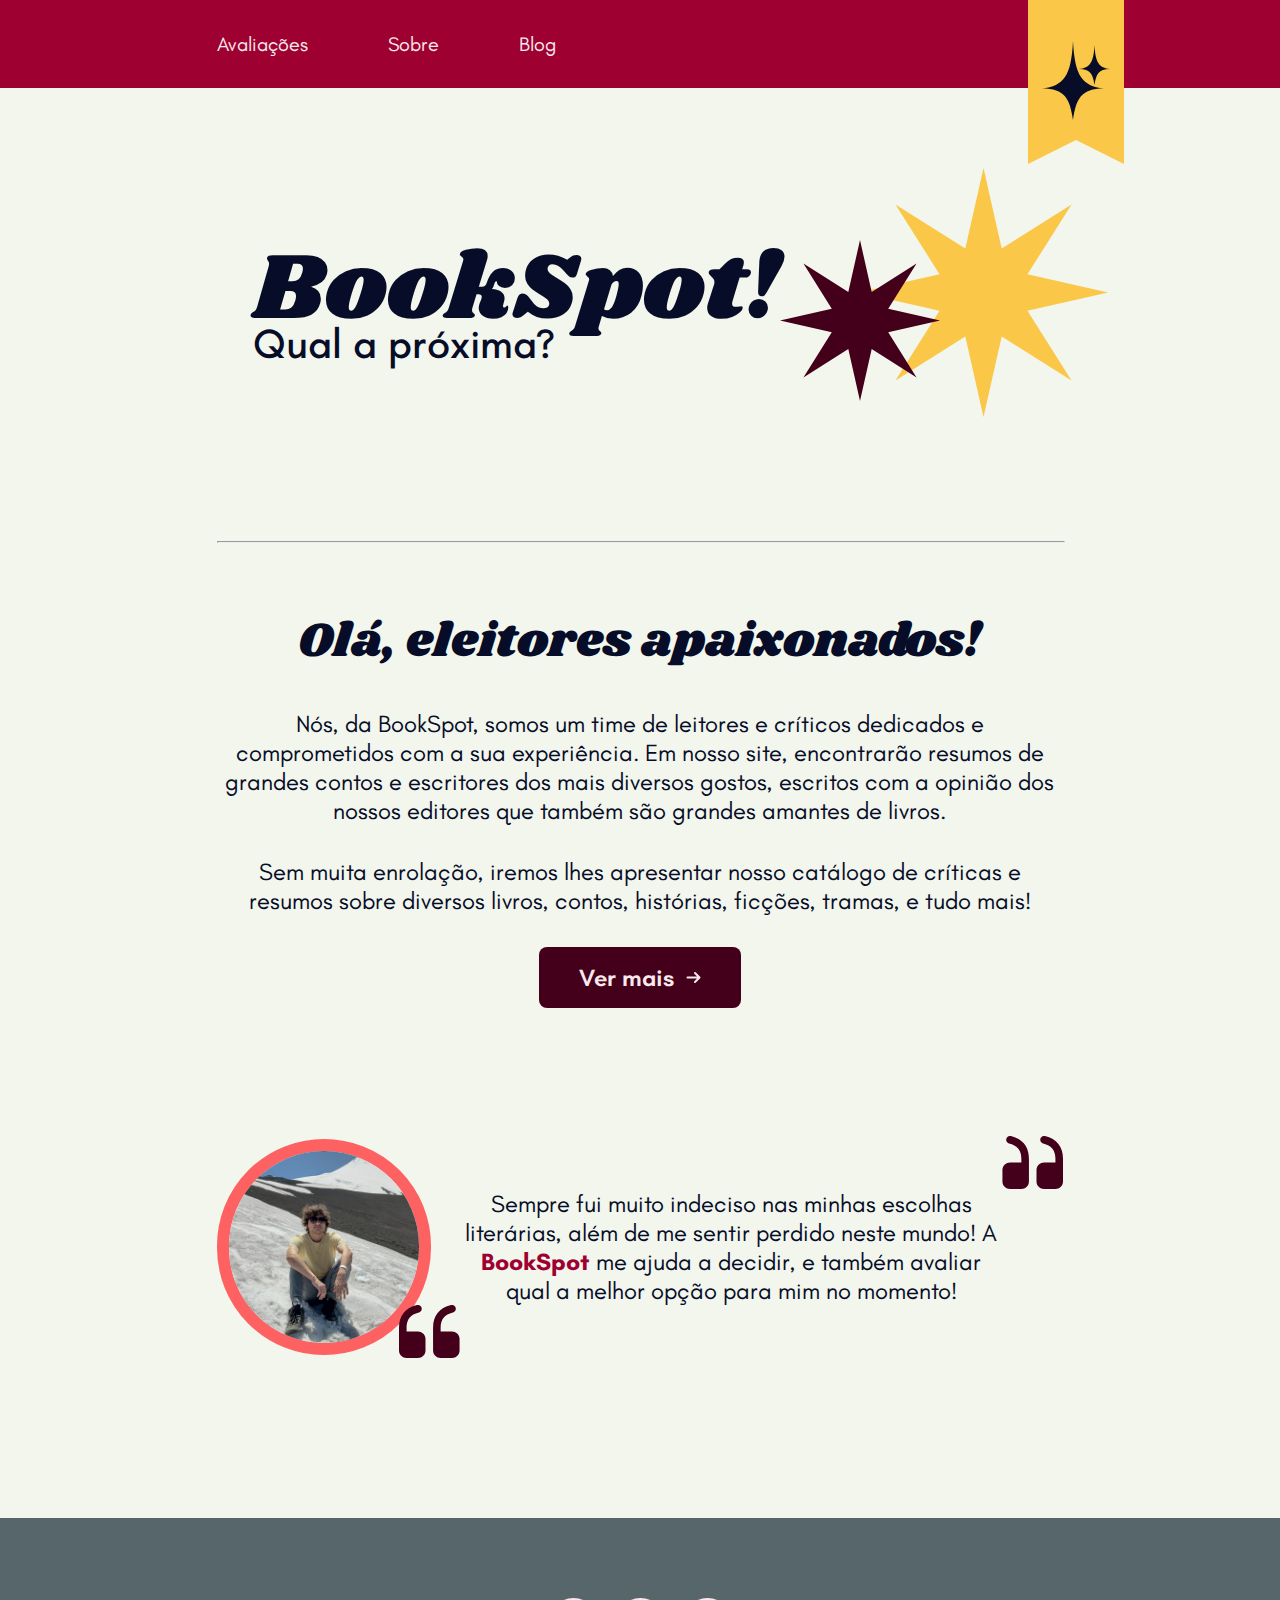
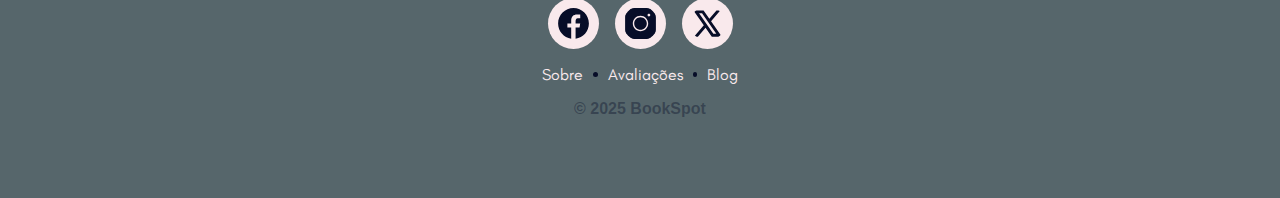
<file: index.html>
<!DOCTYPE html>
<html lang="pt-br">
<head>
    <meta charset="UTF-8">
    <meta name="viewport" content="width=device-width, initial-scale=1.0">
    <link rel="stylesheet" href="styles/main.css">
    <link rel="stylesheet" href="styles/home.css">
    <title>BookSpot</title>
</head>
<body class="font-teachers base-grid">
    <header class="base-grid">
        <nav>
            <ul>
                <a href="avaliacoes.html"><li>Avaliações</li></a>
                <a href="sobre.html"><li>Sobre</li></a>
                <a href="blog.html"><li>Blog</li></a>
            </ul>
        </nav>
        <a href="index.html" id="marcador">
                <!-- Desenho do marcador -->
                 <div id="desenho">
                     <svg width="68" height="79" viewBox="0 0 68 79" fill="none" xmlns="http://www.w3.org/2000/svg">
                         <path d="M30.9999 0C29.2195 34.7332 22.2404 44.8569 0 47.6054C23.0769 47.6054 27.8697 57.9488 31.0001 79C34.1305 57.9488 38.9231 47.6054 62 47.6054C39.7596 44.8569 32.7803 34.7332 30.9999 0Z" fill="#070D28"/>
                         <path d="M52.5 4C51.6098 21.5864 48.1202 26.7124 37 28.104C48.5384 28.104 50.9349 33.3412 52.5 44C54.0652 33.3412 56.4616 28.104 68 28.104C56.8798 26.7124 53.3902 21.5864 52.5 4Z" fill="#070D28"/>
                        </svg>
                    </div>
                <!-- Recorte do marcador -->
                <div id="recorte">
                    <div id="triangulo-esquerdo">
                    </div>
                    <div id="triangulo-direito">
                    </div>
                </div>
        </a>
    </header>
    <main>
        <!-- Seção de banner do site -->
         <section id="banner">
            <div>
                <h1 class="font-shrikhand">BookSpot!</h1>
                <p>Qual a próxima?</p>
            </div>
            <div>
                <svg width="328" height="249" viewBox="0 0 328 249" fill="none" xmlns="http://www.w3.org/2000/svg">
                    <path d="M203.5 0L221.698 80.5651L291.535 36.4652L247.435 106.302L328 124.5L247.435 142.698L291.535 212.535L221.698 168.435L203.5 249L185.302 168.435L115.465 212.535L159.565 142.698L79 124.5L159.565 106.302L115.465 36.4652L185.302 80.5651L203.5 0Z" fill="#FAC748"/>
                    <path d="M80 72L91.6938 124.092L136.569 95.5779L108.231 140.733L160 152.5L108.231 164.267L136.569 209.422L91.6938 180.908L80 233L68.3062 180.908L23.4315 209.422L51.7688 164.267L0 152.5L51.7688 140.733L23.4315 95.5779L68.3062 124.092L80 72Z" fill="#44001A"/>
                </svg>           
            </div>
         </section>
         <hr>
         <!-- Seção de chamada do site -->
         <section id="chamada">
            <h2 class="font-shrikhand">Olá, eleitores apaixonados!</h2>
            <p>Nós, da BookSpot, somos um time de leitores e críticos dedicados e comprometidos com a sua experiência. Em nosso site, encontrarão resumos de grandes contos e escritores dos mais diversos gostos, escritos com a opinião dos nossos editores que também são grandes amantes de livros.</p>
            <p>Sem muita enrolação, iremos lhes apresentar nosso catálogo de críticas e resumos sobre diversos livros, contos, histórias, ficções, tramas, e tudo mais!</p>
            <a class="button" href="avaliacoes.html">Ver mais 
                <!-- Ícone do Iconify de seta para direita -->
                <svg xmlns="http://www.w3.org/2000/svg" width="15" height="15" viewBox="0 0 15 15"><path fill="currentColor" d="M8.293 2.293a1 1 0 0 1 1.414 0l4.5 4.5a1 1 0 0 1 0 1.414l-4.5 4.5a1 1 0 0 1-1.414-1.414L11 8.5H1.5a1 1 0 0 1 0-2H11L8.293 3.707a1 1 0 0 1 0-1.414"/></svg>
            </a>
         </section>

        <!-- Seção de comentário sobre o site -->
         <section id="avaliacao">
            <img src="./images/winter.png" alt="Pessoa responsável pelo comentário.">
            <div>
                <svg id="marca-esquerda" xmlns="http://www.w3.org/2000/svg" width="61" height="53" viewBox="0 0 61 53" fill="none">
                    <path d="M41.6377 53C39.6299 53 37.7043 52.2024 36.2845 50.7827C34.8648 49.3629 34.0672 47.4373 34.0672 45.4295V22.718C34.0672 10.8702 40.3128 3.06127 52.0736 0.120132C52.5571 -0.004673 53.0605 -0.0325775 53.5549 0.0380363C54.0492 0.108646 54.5247 0.276379 54.9539 0.531559C55.3832 0.786736 55.7577 1.12432 56.0559 1.52488C56.3541 1.92543 56.5701 2.38102 56.6914 2.86541C56.8128 3.3498 56.8371 3.85342 56.7629 4.34724C56.6888 4.84107 56.5177 5.31534 56.2594 5.74274C56.0012 6.17015 55.6609 6.54223 55.2583 6.83756C54.8556 7.13288 54.3985 7.34562 53.9132 7.4635C45.4835 9.57188 41.6377 14.3791 41.6377 22.718V26.5033H52.9934C54.9034 26.5027 56.743 27.224 58.1434 28.5227C59.5439 29.8214 60.4017 31.6014 60.545 33.506L60.5639 34.0738V45.4295C60.5639 47.4373 59.7663 49.3629 58.3466 50.7827C56.9268 52.2024 55.0012 53 52.9934 53H41.6377ZM7.57047 53C5.56266 53 3.63707 52.2024 2.21733 50.7827C0.797588 49.3629 -1.52588e-05 47.4373 -1.52588e-05 45.4295V22.718C-1.52588e-05 10.8702 6.24564 3.06127 18.0064 0.120132C18.4899 -0.004673 18.9933 -0.0325775 19.4877 0.0380363C19.982 0.108646 20.4575 0.276379 20.8867 0.531559C21.316 0.786736 21.6905 1.12432 21.9887 1.52488C22.2869 1.92543 22.5029 2.38102 22.6242 2.86541C22.7456 3.3498 22.7699 3.85342 22.6957 4.34724C22.6216 4.84107 22.4505 5.31534 22.1922 5.74274C21.934 6.17015 21.5937 6.54223 21.1911 6.83756C20.7884 7.13288 20.3313 7.34562 19.846 7.4635C11.4163 9.57188 7.57047 14.3791 7.57047 22.718V26.5033H18.9262C20.8362 26.5027 22.6757 27.224 24.0762 28.5227C25.4767 29.8214 26.3345 31.6014 26.4778 33.506L26.4967 34.0738V45.4295C26.4967 47.4373 25.6991 49.3629 24.2794 50.7827C22.8596 52.2024 20.934 53 18.9262 53H7.57047Z" fill="#44001A"/>
                </svg>
                <p>Sempre fui muito indeciso nas minhas escolhas literárias, além de me sentir perdido neste mundo! A <span>BookSpot</span> me ajuda a decidir, e também avaliar qual a melhor opção para mim no momento!</p>
                <svg id="marca-direita" xmlns="http://www.w3.org/2000/svg" width="61" height="53" viewBox="0 0 61 53" fill="none">
                    <path d="M41.6377 53C39.6299 53 37.7043 52.2024 36.2845 50.7827C34.8648 49.3629 34.0672 47.4373 34.0672 45.4295V22.718C34.0672 10.8702 40.3128 3.06127 52.0736 0.120132C52.5571 -0.004673 53.0605 -0.0325775 53.5549 0.0380363C54.0492 0.108646 54.5247 0.276379 54.9539 0.531559C55.3832 0.786736 55.7577 1.12432 56.0559 1.52488C56.3541 1.92543 56.5701 2.38102 56.6914 2.86541C56.8128 3.3498 56.8371 3.85342 56.7629 4.34724C56.6888 4.84107 56.5177 5.31534 56.2594 5.74274C56.0012 6.17015 55.6609 6.54223 55.2583 6.83756C54.8556 7.13288 54.3985 7.34562 53.9132 7.4635C45.4835 9.57188 41.6377 14.3791 41.6377 22.718V26.5033H52.9934C54.9034 26.5027 56.743 27.224 58.1434 28.5227C59.5439 29.8214 60.4017 31.6014 60.545 33.506L60.5639 34.0738V45.4295C60.5639 47.4373 59.7663 49.3629 58.3466 50.7827C56.9268 52.2024 55.0012 53 52.9934 53H41.6377ZM7.57047 53C5.56266 53 3.63707 52.2024 2.21733 50.7827C0.797588 49.3629 -1.52588e-05 47.4373 -1.52588e-05 45.4295V22.718C-1.52588e-05 10.8702 6.24564 3.06127 18.0064 0.120132C18.4899 -0.004673 18.9933 -0.0325775 19.4877 0.0380363C19.982 0.108646 20.4575 0.276379 20.8867 0.531559C21.316 0.786736 21.6905 1.12432 21.9887 1.52488C22.2869 1.92543 22.5029 2.38102 22.6242 2.86541C22.7456 3.3498 22.7699 3.85342 22.6957 4.34724C22.6216 4.84107 22.4505 5.31534 22.1922 5.74274C21.934 6.17015 21.5937 6.54223 21.1911 6.83756C20.7884 7.13288 20.3313 7.34562 19.846 7.4635C11.4163 9.57188 7.57047 14.3791 7.57047 22.718V26.5033H18.9262C20.8362 26.5027 22.6757 27.224 24.0762 28.5227C25.4767 29.8214 26.3345 31.6014 26.4778 33.506L26.4967 34.0738V45.4295C26.4967 47.4373 25.6991 49.3629 24.2794 50.7827C22.8596 52.2024 20.934 53 18.9262 53H7.57047Z" fill="#44001A"/>
                </svg>
            </div>
         </section>
    </main>

    <footer>
        <div id="redes-sociais">
            <!-- Icones das redes sociais -->
            <svg class="social-icon" xmlns="http://www.w3.org/2000/svg" width="35" height="35" viewBox="0 0 50 50">
                <path d="M25,3C12.85,3,3,12.85,3,25c0,11.03,8.125,20.137,18.712,21.728V30.831h-5.443v-5.783h5.443v-3.848 c0-6.371,3.104-9.168,8.399-9.168c2.536,0,3.877,0.188,4.512,0.274v5.048h-3.612c-2.248,0-3.033,2.131-3.033,4.533v3.161h6.588 l-0.894,5.783h-5.694v15.944C38.716,45.318,47,36.137,47,25C47,12.85,37.15,3,25,3z" fill="#070D28"></path>
            </svg>
            <svg class="social-icon" xmlns="http://www.w3.org/2000/svg" width="35" height="35" viewBox="0 0 50 50">
                <path d="M 16 3 C 8.83 3 3 8.83 3 16 L 3 34 C 3 41.17 8.83 47 16 47 L 34 47 C 41.17 47 47 41.17 47 34 L 47 16 C 47 8.83 41.17 3 34 3 L 16 3 z M 37 11 C 38.1 11 39 11.9 39 13 C 39 14.1 38.1 15 37 15 C 35.9 15 35 14.1 35 13 C 35 11.9 35.9 11 37 11 z M 25 14 C 31.07 14 36 18.93 36 25 C 36 31.07 31.07 36 25 36 C 18.93 36 14 31.07 14 25 C 14 18.93 18.93 14 25 14 z M 25 16 C 20.04 16 16 20.04 16 25 C 16 29.96 20.04 34 25 34 C 29.96 34 34 29.96 34 25 C 34 20.04 29.96 16 25 16 z" fill="#070D28"></path>
            </svg>
            <svg class="social-icon" xmlns="http://www.w3.org/2000/svg" width="35" height="35" viewBox="0 0 24 24">
                <path d="M 2.3671875 3 L 9.4628906 13.140625 L 2.7402344 21 L 5.3808594 21 L 10.644531 14.830078 L 14.960938 21 L 21.871094 21 L 14.449219 10.375 L 20.740234 3 L 18.140625 3 L 13.271484 8.6875 L 9.2988281 3 L 2.3671875 3 z M 6.2070312 5 L 8.2558594 5 L 18.033203 19 L 16.001953 19 L 6.2070312 5 z" fill="#070D28"></path>
            </svg>
        </div>
        <div id="links">
            <a href="sobre.html">Sobre</a>
            <div class="divisor"></div>
            <a href="avaliacoes.html">Avaliações</a>
            <div class="divisor"></div>
            <a href="blog.html">Blog</a>
        </div>
        <div>
            <p id="direitos">© 2025 BookSpot</p>
        </div>
    </footer>
</body>
</html>
</file>
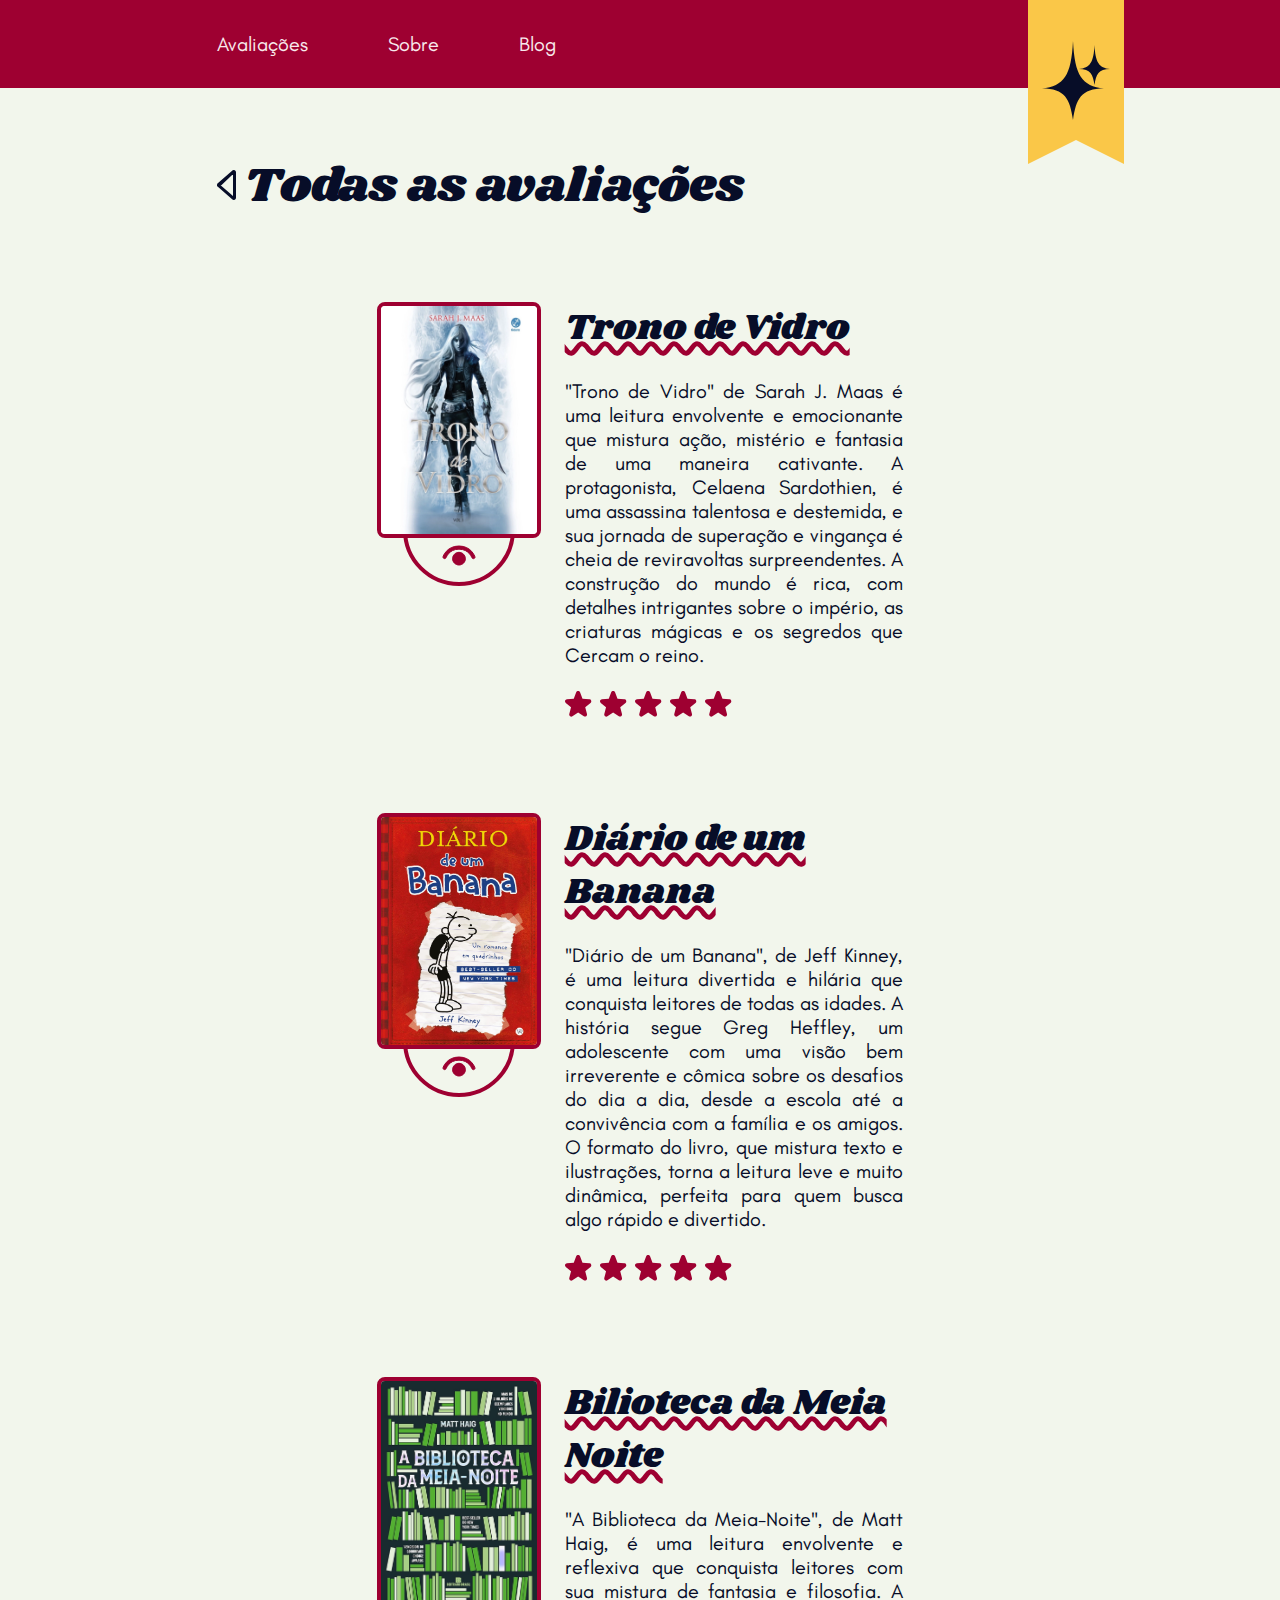
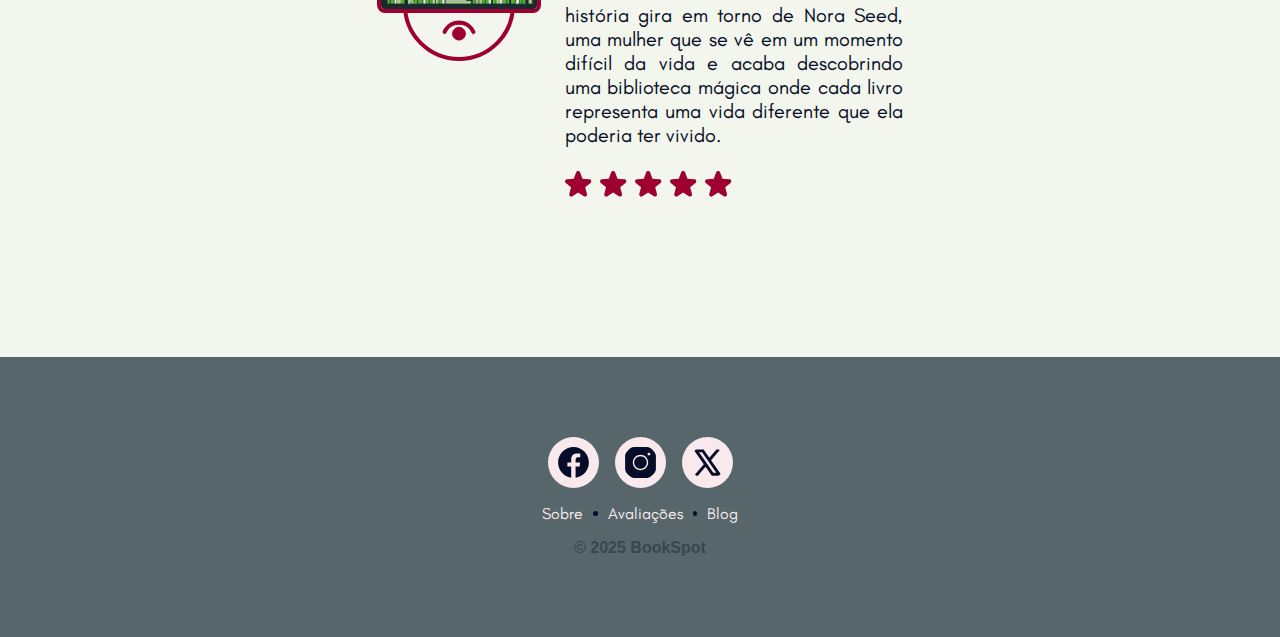
<file: avaliacoes.html>
<!DOCTYPE html>
<html lang="pt-br">
<head>
    <meta charset="UTF-8">
    <meta name="viewport" content="width=device-width, initial-scale=1.0">
    <link rel="stylesheet" href="styles/main.css">
    <link rel="stylesheet" href="styles/avaliacoes.css">
    <title>BookSpot - Todas as avaliações</title>
</head>
<body class="font-teachers base-grid">
    <header class="base-grid">
        <nav>
            <ul>
                <a href="avaliacoes.html"><li>Avaliações</li></a>
                <a href="sobre.html"><li>Sobre</li></a>
                <a href="blog.html"><li>Blog</li></a>
            </ul>
        </nav>
        <a href="index.html" id="marcador">
                <!-- Desenho do marcador -->
                 <div id="desenho">
                     <svg width="68" height="79" viewBox="0 0 68 79" fill="none" xmlns="http://www.w3.org/2000/svg">
                         <path d="M30.9999 0C29.2195 34.7332 22.2404 44.8569 0 47.6054C23.0769 47.6054 27.8697 57.9488 31.0001 79C34.1305 57.9488 38.9231 47.6054 62 47.6054C39.7596 44.8569 32.7803 34.7332 30.9999 0Z" fill="#070D28"/>
                         <path d="M52.5 4C51.6098 21.5864 48.1202 26.7124 37 28.104C48.5384 28.104 50.9349 33.3412 52.5 44C54.0652 33.3412 56.4616 28.104 68 28.104C56.8798 26.7124 53.3902 21.5864 52.5 4Z" fill="#070D28"/>
                        </svg>
                    </div>
                <!-- Recorte do marcador -->
                <div id="recorte">
                    <div id="triangulo-esquerdo">
                    </div>
                    <div id="triangulo-direito">
                    </div>
                </div>
                
            </a>
    </header>
    <main>
        <!-- Seção que agrega todas as avaliações -->
        <section id="todas-avaliacoes">
            <div id="titulo">
                <a id="flecha-titulo" href="index.html">
                    <svg width="19" height="30" viewBox="0 0 19 30" fill="none" xmlns="http://www.w3.org/2000/svg">
                        <path d="M16.4216 1.66475L16.42 1.66613L1.74002 14.4635C1.66694 14.5272 1.60648 14.6079 1.56439 14.701C1.52226 14.7942 1.5 14.8967 1.5 15.0012C1.5 15.1057 1.52226 15.2082 1.56439 15.3014C1.60642 15.3944 1.66677 15.475 1.73972 15.5387L16.4216 1.66475ZM16.4216 1.66475C16.8134 1.32224 17.5 1.5588 17.5 2.19993V27.7988C17.5 28.4398 16.8121 28.6779 16.42 28.3363C16.42 28.3363 16.4199 28.3362 16.4199 28.3362L1.74002 15.5389L16.4216 1.66475Z" stroke="#070D28" stroke-width="3"/>
                    </svg>                
                </a>
                <h1 class="font-shrikhand">Todas as avaliações</h1>
            </div>
            <div id="avaliacoes">
                <article class="avaliacao">
                    <div class="perfil-livro">
                        <img src="images/trono-de-vidro.png" alt="Trono de vidro">
                        <a href="avaliacao/1.html">
                            <svg width="34" height="21" viewBox="0 0 34 21" fill="none" xmlns="http://www.w3.org/2000/svg">
                                <path d="M4.1017 12.5868C3.95849 12.9738 3.66847 13.2903 3.29327 13.469C2.91806 13.6477 2.48725 13.6746 2.09236 13.5439C1.69746 13.4132 1.36962 13.1352 1.17849 12.7691C0.987357 12.4029 0.947997 11.9774 1.06877 11.583C1.12736 11.4092 1.19355 11.2349 1.26713 11.0668C1.3951 10.766 1.58386 10.3512 1.843 9.86033C2.37088 8.87867 3.1931 7.57083 4.40563 6.263C6.85309 3.61883 10.8618 1 16.982 1C23.1023 1 27.111 3.61883 29.5585 6.263C30.8638 7.68234 31.9232 9.3055 32.6938 11.0668L32.8409 11.4247C32.8505 11.45 32.8825 11.6147 32.9145 11.773L32.9785 12.0833C32.9785 12.0833 33.2472 13.1378 31.8843 13.5843C31.483 13.717 31.0449 13.6869 30.6659 13.5005C30.2869 13.3141 29.998 12.9867 29.8624 12.59V12.5805L29.8432 12.5298L29.744 12.2828C29.1156 10.8602 28.2564 9.54882 27.2006 8.4005C25.249 6.301 22.0593 4.16667 16.982 4.16667C11.9048 4.16667 8.71508 6.29783 6.76351 8.40367C5.70796 9.55102 4.84884 10.8613 4.22007 12.2828L4.1241 12.5298L4.1017 12.5868ZM10.5835 13.6667C10.5835 11.987 11.2576 10.3761 12.4576 9.18832C13.6575 8.00059 15.285 7.33333 16.982 7.33333C18.6791 7.33333 20.3066 8.00059 21.5065 9.18832C22.7065 10.3761 23.3806 11.987 23.3806 13.6667C23.3806 15.3464 22.7065 16.9573 21.5065 18.145C20.3066 19.3327 18.6791 20 16.982 20C15.285 20 13.6575 19.3327 12.4576 18.145C11.2576 16.9573 10.5835 15.3464 10.5835 13.6667Z" fill="#9E0031" stroke="#9E0031"/>
                                </svg>                                
                        </a>
                    </div>
                    <div class="informacoes-livro">
                        <h3 class="font-shrikhand">Trono de Vidro</h3>
                        <p>"Trono de Vidro" de Sarah J. Maas é uma leitura envolvente e emocionante que mistura ação, mistério e fantasia de uma maneira cativante. A protagonista, Celaena Sardothien, é uma assassina talentosa e destemida, e sua jornada de superação e vingança é cheia de reviravoltas surpreendentes. A construção do mundo é rica, com detalhes intrigantes sobre o império, as criaturas mágicas e os segredos que Cercam o reino.</p>
                        <div class="estrelas">
                            <svg width="27" height="26" viewBox="0 0 27 26" fill="none" xmlns="http://www.w3.org/2000/svg">
                                <path d="M6.30225 25.6331C5.88631 25.6331 5.44848 25.4994 5.09822 25.2322C4.75321 24.9866 4.49056 24.6393 4.34572 24.2371C4.20088 23.8348 4.18081 23.3971 4.28824 22.9829L6.03955 16.3018L0.76372 11.9146C0.437331 11.646 0.199486 11.2824 0.0820971 10.8723C-0.0352923 10.4623 -0.0266106 10.0256 0.106977 9.62075C0.369674 8.79675 1.09209 8.21772 1.96775 8.17318L8.75409 7.81686L11.2059 1.35849C11.5124 0.534486 12.2786 0 13.1324 0C13.9861 0 14.7523 0.534486 15.0588 1.33622L17.5107 7.81686L24.3189 8.19545C24.738 8.21596 25.141 8.36547 25.4747 8.6242C25.8084 8.88293 26.057 9.23867 26.1875 9.64431C26.3181 10.0499 26.3244 10.4864 26.2057 10.8957C26.0871 11.3051 25.8489 11.6682 25.5229 11.9369L20.2252 16.2796L21.9765 22.9606C22.0815 23.3719 22.0623 23.8059 21.9215 24.2059C21.7806 24.606 21.5246 24.9536 21.1868 25.2035C20.849 25.4535 20.445 25.5941 20.0275 25.6072C19.61 25.6202 19.1983 25.5051 18.846 25.2767L13.1324 21.5131L7.41871 25.2767C7.06845 25.4994 6.6744 25.6331 6.30225 25.6331Z" fill="#9E0031"/>
                            </svg>
                            <svg width="27" height="26" viewBox="0 0 27 26" fill="none" xmlns="http://www.w3.org/2000/svg">
                                <path d="M6.30225 25.6331C5.88631 25.6331 5.44848 25.4994 5.09822 25.2322C4.75321 24.9866 4.49056 24.6393 4.34572 24.2371C4.20088 23.8348 4.18081 23.3971 4.28824 22.9829L6.03955 16.3018L0.76372 11.9146C0.437331 11.646 0.199486 11.2824 0.0820971 10.8723C-0.0352923 10.4623 -0.0266106 10.0256 0.106977 9.62075C0.369674 8.79675 1.09209 8.21772 1.96775 8.17318L8.75409 7.81686L11.2059 1.35849C11.5124 0.534486 12.2786 0 13.1324 0C13.9861 0 14.7523 0.534486 15.0588 1.33622L17.5107 7.81686L24.3189 8.19545C24.738 8.21596 25.141 8.36547 25.4747 8.6242C25.8084 8.88293 26.057 9.23867 26.1875 9.64431C26.3181 10.0499 26.3244 10.4864 26.2057 10.8957C26.0871 11.3051 25.8489 11.6682 25.5229 11.9369L20.2252 16.2796L21.9765 22.9606C22.0815 23.3719 22.0623 23.8059 21.9215 24.2059C21.7806 24.606 21.5246 24.9536 21.1868 25.2035C20.849 25.4535 20.445 25.5941 20.0275 25.6072C19.61 25.6202 19.1983 25.5051 18.846 25.2767L13.1324 21.5131L7.41871 25.2767C7.06845 25.4994 6.6744 25.6331 6.30225 25.6331Z" fill="#9E0031"/>
                            </svg>
                            <svg width="27" height="26" viewBox="0 0 27 26" fill="none" xmlns="http://www.w3.org/2000/svg">
                                <path d="M6.30225 25.6331C5.88631 25.6331 5.44848 25.4994 5.09822 25.2322C4.75321 24.9866 4.49056 24.6393 4.34572 24.2371C4.20088 23.8348 4.18081 23.3971 4.28824 22.9829L6.03955 16.3018L0.76372 11.9146C0.437331 11.646 0.199486 11.2824 0.0820971 10.8723C-0.0352923 10.4623 -0.0266106 10.0256 0.106977 9.62075C0.369674 8.79675 1.09209 8.21772 1.96775 8.17318L8.75409 7.81686L11.2059 1.35849C11.5124 0.534486 12.2786 0 13.1324 0C13.9861 0 14.7523 0.534486 15.0588 1.33622L17.5107 7.81686L24.3189 8.19545C24.738 8.21596 25.141 8.36547 25.4747 8.6242C25.8084 8.88293 26.057 9.23867 26.1875 9.64431C26.3181 10.0499 26.3244 10.4864 26.2057 10.8957C26.0871 11.3051 25.8489 11.6682 25.5229 11.9369L20.2252 16.2796L21.9765 22.9606C22.0815 23.3719 22.0623 23.8059 21.9215 24.2059C21.7806 24.606 21.5246 24.9536 21.1868 25.2035C20.849 25.4535 20.445 25.5941 20.0275 25.6072C19.61 25.6202 19.1983 25.5051 18.846 25.2767L13.1324 21.5131L7.41871 25.2767C7.06845 25.4994 6.6744 25.6331 6.30225 25.6331Z" fill="#9E0031"/>
                            </svg>
                            <svg width="27" height="26" viewBox="0 0 27 26" fill="none" xmlns="http://www.w3.org/2000/svg">
                                <path d="M6.30225 25.6331C5.88631 25.6331 5.44848 25.4994 5.09822 25.2322C4.75321 24.9866 4.49056 24.6393 4.34572 24.2371C4.20088 23.8348 4.18081 23.3971 4.28824 22.9829L6.03955 16.3018L0.76372 11.9146C0.437331 11.646 0.199486 11.2824 0.0820971 10.8723C-0.0352923 10.4623 -0.0266106 10.0256 0.106977 9.62075C0.369674 8.79675 1.09209 8.21772 1.96775 8.17318L8.75409 7.81686L11.2059 1.35849C11.5124 0.534486 12.2786 0 13.1324 0C13.9861 0 14.7523 0.534486 15.0588 1.33622L17.5107 7.81686L24.3189 8.19545C24.738 8.21596 25.141 8.36547 25.4747 8.6242C25.8084 8.88293 26.057 9.23867 26.1875 9.64431C26.3181 10.0499 26.3244 10.4864 26.2057 10.8957C26.0871 11.3051 25.8489 11.6682 25.5229 11.9369L20.2252 16.2796L21.9765 22.9606C22.0815 23.3719 22.0623 23.8059 21.9215 24.2059C21.7806 24.606 21.5246 24.9536 21.1868 25.2035C20.849 25.4535 20.445 25.5941 20.0275 25.6072C19.61 25.6202 19.1983 25.5051 18.846 25.2767L13.1324 21.5131L7.41871 25.2767C7.06845 25.4994 6.6744 25.6331 6.30225 25.6331Z" fill="#9E0031"/>
                            </svg>
                            <svg width="27" height="26" viewBox="0 0 27 26" fill="none" xmlns="http://www.w3.org/2000/svg">
                                <path d="M6.30225 25.6331C5.88631 25.6331 5.44848 25.4994 5.09822 25.2322C4.75321 24.9866 4.49056 24.6393 4.34572 24.2371C4.20088 23.8348 4.18081 23.3971 4.28824 22.9829L6.03955 16.3018L0.76372 11.9146C0.437331 11.646 0.199486 11.2824 0.0820971 10.8723C-0.0352923 10.4623 -0.0266106 10.0256 0.106977 9.62075C0.369674 8.79675 1.09209 8.21772 1.96775 8.17318L8.75409 7.81686L11.2059 1.35849C11.5124 0.534486 12.2786 0 13.1324 0C13.9861 0 14.7523 0.534486 15.0588 1.33622L17.5107 7.81686L24.3189 8.19545C24.738 8.21596 25.141 8.36547 25.4747 8.6242C25.8084 8.88293 26.057 9.23867 26.1875 9.64431C26.3181 10.0499 26.3244 10.4864 26.2057 10.8957C26.0871 11.3051 25.8489 11.6682 25.5229 11.9369L20.2252 16.2796L21.9765 22.9606C22.0815 23.3719 22.0623 23.8059 21.9215 24.2059C21.7806 24.606 21.5246 24.9536 21.1868 25.2035C20.849 25.4535 20.445 25.5941 20.0275 25.6072C19.61 25.6202 19.1983 25.5051 18.846 25.2767L13.1324 21.5131L7.41871 25.2767C7.06845 25.4994 6.6744 25.6331 6.30225 25.6331Z" fill="#9E0031"/>
                            </svg>
                        </div>
                    </div>
                </article>
                <article class="avaliacao">
                    <div class="perfil-livro">
                        <img src="images/diario-de-um-banana.jpg" alt="Diário de um Banana">
                        <a href="avaliacao/2.html">
                            <svg width="34" height="21" viewBox="0 0 34 21" fill="none" xmlns="http://www.w3.org/2000/svg">
                                <path d="M4.1017 12.5868C3.95849 12.9738 3.66847 13.2903 3.29327 13.469C2.91806 13.6477 2.48725 13.6746 2.09236 13.5439C1.69746 13.4132 1.36962 13.1352 1.17849 12.7691C0.987357 12.4029 0.947997 11.9774 1.06877 11.583C1.12736 11.4092 1.19355 11.2349 1.26713 11.0668C1.3951 10.766 1.58386 10.3512 1.843 9.86033C2.37088 8.87867 3.1931 7.57083 4.40563 6.263C6.85309 3.61883 10.8618 1 16.982 1C23.1023 1 27.111 3.61883 29.5585 6.263C30.8638 7.68234 31.9232 9.3055 32.6938 11.0668L32.8409 11.4247C32.8505 11.45 32.8825 11.6147 32.9145 11.773L32.9785 12.0833C32.9785 12.0833 33.2472 13.1378 31.8843 13.5843C31.483 13.717 31.0449 13.6869 30.6659 13.5005C30.2869 13.3141 29.998 12.9867 29.8624 12.59V12.5805L29.8432 12.5298L29.744 12.2828C29.1156 10.8602 28.2564 9.54882 27.2006 8.4005C25.249 6.301 22.0593 4.16667 16.982 4.16667C11.9048 4.16667 8.71508 6.29783 6.76351 8.40367C5.70796 9.55102 4.84884 10.8613 4.22007 12.2828L4.1241 12.5298L4.1017 12.5868ZM10.5835 13.6667C10.5835 11.987 11.2576 10.3761 12.4576 9.18832C13.6575 8.00059 15.285 7.33333 16.982 7.33333C18.6791 7.33333 20.3066 8.00059 21.5065 9.18832C22.7065 10.3761 23.3806 11.987 23.3806 13.6667C23.3806 15.3464 22.7065 16.9573 21.5065 18.145C20.3066 19.3327 18.6791 20 16.982 20C15.285 20 13.6575 19.3327 12.4576 18.145C11.2576 16.9573 10.5835 15.3464 10.5835 13.6667Z" fill="#9E0031" stroke="#9E0031"/>
                                </svg>                                
                        </a>
                    </div>
                    <div class="informacoes-livro">
                        <h3 class="font-shrikhand">Diário de um Banana</h3>
                        <p>"Diário de um Banana", de Jeff Kinney, é uma leitura divertida e hilária que conquista leitores de todas as idades. A história segue Greg Heffley, um adolescente com uma visão bem irreverente e cômica sobre os desafios do dia a dia, desde a escola até a convivência com a família e os amigos. O formato do livro, que mistura texto e ilustrações, torna a leitura leve e muito dinâmica, perfeita para quem busca algo rápido e divertido.</p>
                        <div class="estrelas">
                            <svg width="27" height="26" viewBox="0 0 27 26" fill="none" xmlns="http://www.w3.org/2000/svg">
                                <path d="M6.30225 25.6331C5.88631 25.6331 5.44848 25.4994 5.09822 25.2322C4.75321 24.9866 4.49056 24.6393 4.34572 24.2371C4.20088 23.8348 4.18081 23.3971 4.28824 22.9829L6.03955 16.3018L0.76372 11.9146C0.437331 11.646 0.199486 11.2824 0.0820971 10.8723C-0.0352923 10.4623 -0.0266106 10.0256 0.106977 9.62075C0.369674 8.79675 1.09209 8.21772 1.96775 8.17318L8.75409 7.81686L11.2059 1.35849C11.5124 0.534486 12.2786 0 13.1324 0C13.9861 0 14.7523 0.534486 15.0588 1.33622L17.5107 7.81686L24.3189 8.19545C24.738 8.21596 25.141 8.36547 25.4747 8.6242C25.8084 8.88293 26.057 9.23867 26.1875 9.64431C26.3181 10.0499 26.3244 10.4864 26.2057 10.8957C26.0871 11.3051 25.8489 11.6682 25.5229 11.9369L20.2252 16.2796L21.9765 22.9606C22.0815 23.3719 22.0623 23.8059 21.9215 24.2059C21.7806 24.606 21.5246 24.9536 21.1868 25.2035C20.849 25.4535 20.445 25.5941 20.0275 25.6072C19.61 25.6202 19.1983 25.5051 18.846 25.2767L13.1324 21.5131L7.41871 25.2767C7.06845 25.4994 6.6744 25.6331 6.30225 25.6331Z" fill="#9E0031"/>
                            </svg>
                            <svg width="27" height="26" viewBox="0 0 27 26" fill="none" xmlns="http://www.w3.org/2000/svg">
                                <path d="M6.30225 25.6331C5.88631 25.6331 5.44848 25.4994 5.09822 25.2322C4.75321 24.9866 4.49056 24.6393 4.34572 24.2371C4.20088 23.8348 4.18081 23.3971 4.28824 22.9829L6.03955 16.3018L0.76372 11.9146C0.437331 11.646 0.199486 11.2824 0.0820971 10.8723C-0.0352923 10.4623 -0.0266106 10.0256 0.106977 9.62075C0.369674 8.79675 1.09209 8.21772 1.96775 8.17318L8.75409 7.81686L11.2059 1.35849C11.5124 0.534486 12.2786 0 13.1324 0C13.9861 0 14.7523 0.534486 15.0588 1.33622L17.5107 7.81686L24.3189 8.19545C24.738 8.21596 25.141 8.36547 25.4747 8.6242C25.8084 8.88293 26.057 9.23867 26.1875 9.64431C26.3181 10.0499 26.3244 10.4864 26.2057 10.8957C26.0871 11.3051 25.8489 11.6682 25.5229 11.9369L20.2252 16.2796L21.9765 22.9606C22.0815 23.3719 22.0623 23.8059 21.9215 24.2059C21.7806 24.606 21.5246 24.9536 21.1868 25.2035C20.849 25.4535 20.445 25.5941 20.0275 25.6072C19.61 25.6202 19.1983 25.5051 18.846 25.2767L13.1324 21.5131L7.41871 25.2767C7.06845 25.4994 6.6744 25.6331 6.30225 25.6331Z" fill="#9E0031"/>
                            </svg>
                            <svg width="27" height="26" viewBox="0 0 27 26" fill="none" xmlns="http://www.w3.org/2000/svg">
                                <path d="M6.30225 25.6331C5.88631 25.6331 5.44848 25.4994 5.09822 25.2322C4.75321 24.9866 4.49056 24.6393 4.34572 24.2371C4.20088 23.8348 4.18081 23.3971 4.28824 22.9829L6.03955 16.3018L0.76372 11.9146C0.437331 11.646 0.199486 11.2824 0.0820971 10.8723C-0.0352923 10.4623 -0.0266106 10.0256 0.106977 9.62075C0.369674 8.79675 1.09209 8.21772 1.96775 8.17318L8.75409 7.81686L11.2059 1.35849C11.5124 0.534486 12.2786 0 13.1324 0C13.9861 0 14.7523 0.534486 15.0588 1.33622L17.5107 7.81686L24.3189 8.19545C24.738 8.21596 25.141 8.36547 25.4747 8.6242C25.8084 8.88293 26.057 9.23867 26.1875 9.64431C26.3181 10.0499 26.3244 10.4864 26.2057 10.8957C26.0871 11.3051 25.8489 11.6682 25.5229 11.9369L20.2252 16.2796L21.9765 22.9606C22.0815 23.3719 22.0623 23.8059 21.9215 24.2059C21.7806 24.606 21.5246 24.9536 21.1868 25.2035C20.849 25.4535 20.445 25.5941 20.0275 25.6072C19.61 25.6202 19.1983 25.5051 18.846 25.2767L13.1324 21.5131L7.41871 25.2767C7.06845 25.4994 6.6744 25.6331 6.30225 25.6331Z" fill="#9E0031"/>
                            </svg>
                            <svg width="27" height="26" viewBox="0 0 27 26" fill="none" xmlns="http://www.w3.org/2000/svg">
                                <path d="M6.30225 25.6331C5.88631 25.6331 5.44848 25.4994 5.09822 25.2322C4.75321 24.9866 4.49056 24.6393 4.34572 24.2371C4.20088 23.8348 4.18081 23.3971 4.28824 22.9829L6.03955 16.3018L0.76372 11.9146C0.437331 11.646 0.199486 11.2824 0.0820971 10.8723C-0.0352923 10.4623 -0.0266106 10.0256 0.106977 9.62075C0.369674 8.79675 1.09209 8.21772 1.96775 8.17318L8.75409 7.81686L11.2059 1.35849C11.5124 0.534486 12.2786 0 13.1324 0C13.9861 0 14.7523 0.534486 15.0588 1.33622L17.5107 7.81686L24.3189 8.19545C24.738 8.21596 25.141 8.36547 25.4747 8.6242C25.8084 8.88293 26.057 9.23867 26.1875 9.64431C26.3181 10.0499 26.3244 10.4864 26.2057 10.8957C26.0871 11.3051 25.8489 11.6682 25.5229 11.9369L20.2252 16.2796L21.9765 22.9606C22.0815 23.3719 22.0623 23.8059 21.9215 24.2059C21.7806 24.606 21.5246 24.9536 21.1868 25.2035C20.849 25.4535 20.445 25.5941 20.0275 25.6072C19.61 25.6202 19.1983 25.5051 18.846 25.2767L13.1324 21.5131L7.41871 25.2767C7.06845 25.4994 6.6744 25.6331 6.30225 25.6331Z" fill="#9E0031"/>
                            </svg>
                            <svg width="27" height="26" viewBox="0 0 27 26" fill="none" xmlns="http://www.w3.org/2000/svg">
                                <path d="M6.30225 25.6331C5.88631 25.6331 5.44848 25.4994 5.09822 25.2322C4.75321 24.9866 4.49056 24.6393 4.34572 24.2371C4.20088 23.8348 4.18081 23.3971 4.28824 22.9829L6.03955 16.3018L0.76372 11.9146C0.437331 11.646 0.199486 11.2824 0.0820971 10.8723C-0.0352923 10.4623 -0.0266106 10.0256 0.106977 9.62075C0.369674 8.79675 1.09209 8.21772 1.96775 8.17318L8.75409 7.81686L11.2059 1.35849C11.5124 0.534486 12.2786 0 13.1324 0C13.9861 0 14.7523 0.534486 15.0588 1.33622L17.5107 7.81686L24.3189 8.19545C24.738 8.21596 25.141 8.36547 25.4747 8.6242C25.8084 8.88293 26.057 9.23867 26.1875 9.64431C26.3181 10.0499 26.3244 10.4864 26.2057 10.8957C26.0871 11.3051 25.8489 11.6682 25.5229 11.9369L20.2252 16.2796L21.9765 22.9606C22.0815 23.3719 22.0623 23.8059 21.9215 24.2059C21.7806 24.606 21.5246 24.9536 21.1868 25.2035C20.849 25.4535 20.445 25.5941 20.0275 25.6072C19.61 25.6202 19.1983 25.5051 18.846 25.2767L13.1324 21.5131L7.41871 25.2767C7.06845 25.4994 6.6744 25.6331 6.30225 25.6331Z" fill="#9E0031"/>
                            </svg>
                        </div>
                    </div>
                </article>
                <article class="avaliacao">
                    <div class="perfil-livro">
                        <img src="images/biblioteca-da-meia-noite.jpg" alt="Bilioteca da Meia Noite">
                        <a href="avaliacao/3.html">
                            <svg width="34" height="21" viewBox="0 0 34 21" fill="none" xmlns="http://www.w3.org/2000/svg">
                                <path d="M4.1017 12.5868C3.95849 12.9738 3.66847 13.2903 3.29327 13.469C2.91806 13.6477 2.48725 13.6746 2.09236 13.5439C1.69746 13.4132 1.36962 13.1352 1.17849 12.7691C0.987357 12.4029 0.947997 11.9774 1.06877 11.583C1.12736 11.4092 1.19355 11.2349 1.26713 11.0668C1.3951 10.766 1.58386 10.3512 1.843 9.86033C2.37088 8.87867 3.1931 7.57083 4.40563 6.263C6.85309 3.61883 10.8618 1 16.982 1C23.1023 1 27.111 3.61883 29.5585 6.263C30.8638 7.68234 31.9232 9.3055 32.6938 11.0668L32.8409 11.4247C32.8505 11.45 32.8825 11.6147 32.9145 11.773L32.9785 12.0833C32.9785 12.0833 33.2472 13.1378 31.8843 13.5843C31.483 13.717 31.0449 13.6869 30.6659 13.5005C30.2869 13.3141 29.998 12.9867 29.8624 12.59V12.5805L29.8432 12.5298L29.744 12.2828C29.1156 10.8602 28.2564 9.54882 27.2006 8.4005C25.249 6.301 22.0593 4.16667 16.982 4.16667C11.9048 4.16667 8.71508 6.29783 6.76351 8.40367C5.70796 9.55102 4.84884 10.8613 4.22007 12.2828L4.1241 12.5298L4.1017 12.5868ZM10.5835 13.6667C10.5835 11.987 11.2576 10.3761 12.4576 9.18832C13.6575 8.00059 15.285 7.33333 16.982 7.33333C18.6791 7.33333 20.3066 8.00059 21.5065 9.18832C22.7065 10.3761 23.3806 11.987 23.3806 13.6667C23.3806 15.3464 22.7065 16.9573 21.5065 18.145C20.3066 19.3327 18.6791 20 16.982 20C15.285 20 13.6575 19.3327 12.4576 18.145C11.2576 16.9573 10.5835 15.3464 10.5835 13.6667Z" fill="#9E0031" stroke="#9E0031"/>
                                </svg>                                
                        </a>
                    </div>
                    <div class="informacoes-livro">
                        <h3 class="font-shrikhand">Bilioteca da Meia Noite</h3>
                        <p>"A Biblioteca da Meia-Noite", de Matt Haig, é uma leitura envolvente e reflexiva que conquista leitores com sua mistura de fantasia e filosofia. A história gira em torno de Nora Seed, uma mulher que se vê em um momento difícil da vida e acaba descobrindo uma biblioteca mágica onde cada livro representa uma vida diferente que ela poderia ter vivido.</p>
                        <div class="estrelas">
                            <svg width="27" height="26" viewBox="0 0 27 26" fill="none" xmlns="http://www.w3.org/2000/svg">
                                <path d="M6.30225 25.6331C5.88631 25.6331 5.44848 25.4994 5.09822 25.2322C4.75321 24.9866 4.49056 24.6393 4.34572 24.2371C4.20088 23.8348 4.18081 23.3971 4.28824 22.9829L6.03955 16.3018L0.76372 11.9146C0.437331 11.646 0.199486 11.2824 0.0820971 10.8723C-0.0352923 10.4623 -0.0266106 10.0256 0.106977 9.62075C0.369674 8.79675 1.09209 8.21772 1.96775 8.17318L8.75409 7.81686L11.2059 1.35849C11.5124 0.534486 12.2786 0 13.1324 0C13.9861 0 14.7523 0.534486 15.0588 1.33622L17.5107 7.81686L24.3189 8.19545C24.738 8.21596 25.141 8.36547 25.4747 8.6242C25.8084 8.88293 26.057 9.23867 26.1875 9.64431C26.3181 10.0499 26.3244 10.4864 26.2057 10.8957C26.0871 11.3051 25.8489 11.6682 25.5229 11.9369L20.2252 16.2796L21.9765 22.9606C22.0815 23.3719 22.0623 23.8059 21.9215 24.2059C21.7806 24.606 21.5246 24.9536 21.1868 25.2035C20.849 25.4535 20.445 25.5941 20.0275 25.6072C19.61 25.6202 19.1983 25.5051 18.846 25.2767L13.1324 21.5131L7.41871 25.2767C7.06845 25.4994 6.6744 25.6331 6.30225 25.6331Z" fill="#9E0031"/>
                            </svg>
                            <svg width="27" height="26" viewBox="0 0 27 26" fill="none" xmlns="http://www.w3.org/2000/svg">
                                <path d="M6.30225 25.6331C5.88631 25.6331 5.44848 25.4994 5.09822 25.2322C4.75321 24.9866 4.49056 24.6393 4.34572 24.2371C4.20088 23.8348 4.18081 23.3971 4.28824 22.9829L6.03955 16.3018L0.76372 11.9146C0.437331 11.646 0.199486 11.2824 0.0820971 10.8723C-0.0352923 10.4623 -0.0266106 10.0256 0.106977 9.62075C0.369674 8.79675 1.09209 8.21772 1.96775 8.17318L8.75409 7.81686L11.2059 1.35849C11.5124 0.534486 12.2786 0 13.1324 0C13.9861 0 14.7523 0.534486 15.0588 1.33622L17.5107 7.81686L24.3189 8.19545C24.738 8.21596 25.141 8.36547 25.4747 8.6242C25.8084 8.88293 26.057 9.23867 26.1875 9.64431C26.3181 10.0499 26.3244 10.4864 26.2057 10.8957C26.0871 11.3051 25.8489 11.6682 25.5229 11.9369L20.2252 16.2796L21.9765 22.9606C22.0815 23.3719 22.0623 23.8059 21.9215 24.2059C21.7806 24.606 21.5246 24.9536 21.1868 25.2035C20.849 25.4535 20.445 25.5941 20.0275 25.6072C19.61 25.6202 19.1983 25.5051 18.846 25.2767L13.1324 21.5131L7.41871 25.2767C7.06845 25.4994 6.6744 25.6331 6.30225 25.6331Z" fill="#9E0031"/>
                            </svg>
                            <svg width="27" height="26" viewBox="0 0 27 26" fill="none" xmlns="http://www.w3.org/2000/svg">
                                <path d="M6.30225 25.6331C5.88631 25.6331 5.44848 25.4994 5.09822 25.2322C4.75321 24.9866 4.49056 24.6393 4.34572 24.2371C4.20088 23.8348 4.18081 23.3971 4.28824 22.9829L6.03955 16.3018L0.76372 11.9146C0.437331 11.646 0.199486 11.2824 0.0820971 10.8723C-0.0352923 10.4623 -0.0266106 10.0256 0.106977 9.62075C0.369674 8.79675 1.09209 8.21772 1.96775 8.17318L8.75409 7.81686L11.2059 1.35849C11.5124 0.534486 12.2786 0 13.1324 0C13.9861 0 14.7523 0.534486 15.0588 1.33622L17.5107 7.81686L24.3189 8.19545C24.738 8.21596 25.141 8.36547 25.4747 8.6242C25.8084 8.88293 26.057 9.23867 26.1875 9.64431C26.3181 10.0499 26.3244 10.4864 26.2057 10.8957C26.0871 11.3051 25.8489 11.6682 25.5229 11.9369L20.2252 16.2796L21.9765 22.9606C22.0815 23.3719 22.0623 23.8059 21.9215 24.2059C21.7806 24.606 21.5246 24.9536 21.1868 25.2035C20.849 25.4535 20.445 25.5941 20.0275 25.6072C19.61 25.6202 19.1983 25.5051 18.846 25.2767L13.1324 21.5131L7.41871 25.2767C7.06845 25.4994 6.6744 25.6331 6.30225 25.6331Z" fill="#9E0031"/>
                            </svg>
                            <svg width="27" height="26" viewBox="0 0 27 26" fill="none" xmlns="http://www.w3.org/2000/svg">
                                <path d="M6.30225 25.6331C5.88631 25.6331 5.44848 25.4994 5.09822 25.2322C4.75321 24.9866 4.49056 24.6393 4.34572 24.2371C4.20088 23.8348 4.18081 23.3971 4.28824 22.9829L6.03955 16.3018L0.76372 11.9146C0.437331 11.646 0.199486 11.2824 0.0820971 10.8723C-0.0352923 10.4623 -0.0266106 10.0256 0.106977 9.62075C0.369674 8.79675 1.09209 8.21772 1.96775 8.17318L8.75409 7.81686L11.2059 1.35849C11.5124 0.534486 12.2786 0 13.1324 0C13.9861 0 14.7523 0.534486 15.0588 1.33622L17.5107 7.81686L24.3189 8.19545C24.738 8.21596 25.141 8.36547 25.4747 8.6242C25.8084 8.88293 26.057 9.23867 26.1875 9.64431C26.3181 10.0499 26.3244 10.4864 26.2057 10.8957C26.0871 11.3051 25.8489 11.6682 25.5229 11.9369L20.2252 16.2796L21.9765 22.9606C22.0815 23.3719 22.0623 23.8059 21.9215 24.2059C21.7806 24.606 21.5246 24.9536 21.1868 25.2035C20.849 25.4535 20.445 25.5941 20.0275 25.6072C19.61 25.6202 19.1983 25.5051 18.846 25.2767L13.1324 21.5131L7.41871 25.2767C7.06845 25.4994 6.6744 25.6331 6.30225 25.6331Z" fill="#9E0031"/>
                            </svg>
                            <svg width="27" height="26" viewBox="0 0 27 26" fill="none" xmlns="http://www.w3.org/2000/svg">
                                <path d="M6.30225 25.6331C5.88631 25.6331 5.44848 25.4994 5.09822 25.2322C4.75321 24.9866 4.49056 24.6393 4.34572 24.2371C4.20088 23.8348 4.18081 23.3971 4.28824 22.9829L6.03955 16.3018L0.76372 11.9146C0.437331 11.646 0.199486 11.2824 0.0820971 10.8723C-0.0352923 10.4623 -0.0266106 10.0256 0.106977 9.62075C0.369674 8.79675 1.09209 8.21772 1.96775 8.17318L8.75409 7.81686L11.2059 1.35849C11.5124 0.534486 12.2786 0 13.1324 0C13.9861 0 14.7523 0.534486 15.0588 1.33622L17.5107 7.81686L24.3189 8.19545C24.738 8.21596 25.141 8.36547 25.4747 8.6242C25.8084 8.88293 26.057 9.23867 26.1875 9.64431C26.3181 10.0499 26.3244 10.4864 26.2057 10.8957C26.0871 11.3051 25.8489 11.6682 25.5229 11.9369L20.2252 16.2796L21.9765 22.9606C22.0815 23.3719 22.0623 23.8059 21.9215 24.2059C21.7806 24.606 21.5246 24.9536 21.1868 25.2035C20.849 25.4535 20.445 25.5941 20.0275 25.6072C19.61 25.6202 19.1983 25.5051 18.846 25.2767L13.1324 21.5131L7.41871 25.2767C7.06845 25.4994 6.6744 25.6331 6.30225 25.6331Z" fill="#9E0031"/>
                            </svg>
                        </div>
                    </div>
                </article>
            </div>
        </section>
    </main>

    <footer>
        <div id="redes-sociais">
            <!-- Icones das redes sociais -->
            <svg class="social-icon" xmlns="http://www.w3.org/2000/svg" width="35" height="35" viewBox="0 0 50 50">
                <path d="M25,3C12.85,3,3,12.85,3,25c0,11.03,8.125,20.137,18.712,21.728V30.831h-5.443v-5.783h5.443v-3.848 c0-6.371,3.104-9.168,8.399-9.168c2.536,0,3.877,0.188,4.512,0.274v5.048h-3.612c-2.248,0-3.033,2.131-3.033,4.533v3.161h6.588 l-0.894,5.783h-5.694v15.944C38.716,45.318,47,36.137,47,25C47,12.85,37.15,3,25,3z" fill="#070D28"></path>
            </svg>
            <svg class="social-icon" xmlns="http://www.w3.org/2000/svg" width="35" height="35" viewBox="0 0 50 50">
                <path d="M 16 3 C 8.83 3 3 8.83 3 16 L 3 34 C 3 41.17 8.83 47 16 47 L 34 47 C 41.17 47 47 41.17 47 34 L 47 16 C 47 8.83 41.17 3 34 3 L 16 3 z M 37 11 C 38.1 11 39 11.9 39 13 C 39 14.1 38.1 15 37 15 C 35.9 15 35 14.1 35 13 C 35 11.9 35.9 11 37 11 z M 25 14 C 31.07 14 36 18.93 36 25 C 36 31.07 31.07 36 25 36 C 18.93 36 14 31.07 14 25 C 14 18.93 18.93 14 25 14 z M 25 16 C 20.04 16 16 20.04 16 25 C 16 29.96 20.04 34 25 34 C 29.96 34 34 29.96 34 25 C 34 20.04 29.96 16 25 16 z" fill="#070D28"></path>
            </svg>
            <svg class="social-icon" xmlns="http://www.w3.org/2000/svg" width="35" height="35" viewBox="0 0 24 24">
                <path d="M 2.3671875 3 L 9.4628906 13.140625 L 2.7402344 21 L 5.3808594 21 L 10.644531 14.830078 L 14.960938 21 L 21.871094 21 L 14.449219 10.375 L 20.740234 3 L 18.140625 3 L 13.271484 8.6875 L 9.2988281 3 L 2.3671875 3 z M 6.2070312 5 L 8.2558594 5 L 18.033203 19 L 16.001953 19 L 6.2070312 5 z" fill="#070D28"></path>
            </svg>
        </div>
        <div id="links">
            <a href="sobre.html">Sobre</a>
            <div class="divisor"></div>
            <a href="avaliacoes.html">Avaliações</a>
            <div class="divisor"></div>
            <a href="blog.html">Blog</a>
        </div>
        <div>
            <p id="direitos">© 2025 BookSpot</p>
        </div>
    </footer>
</body>
</html>
</file>
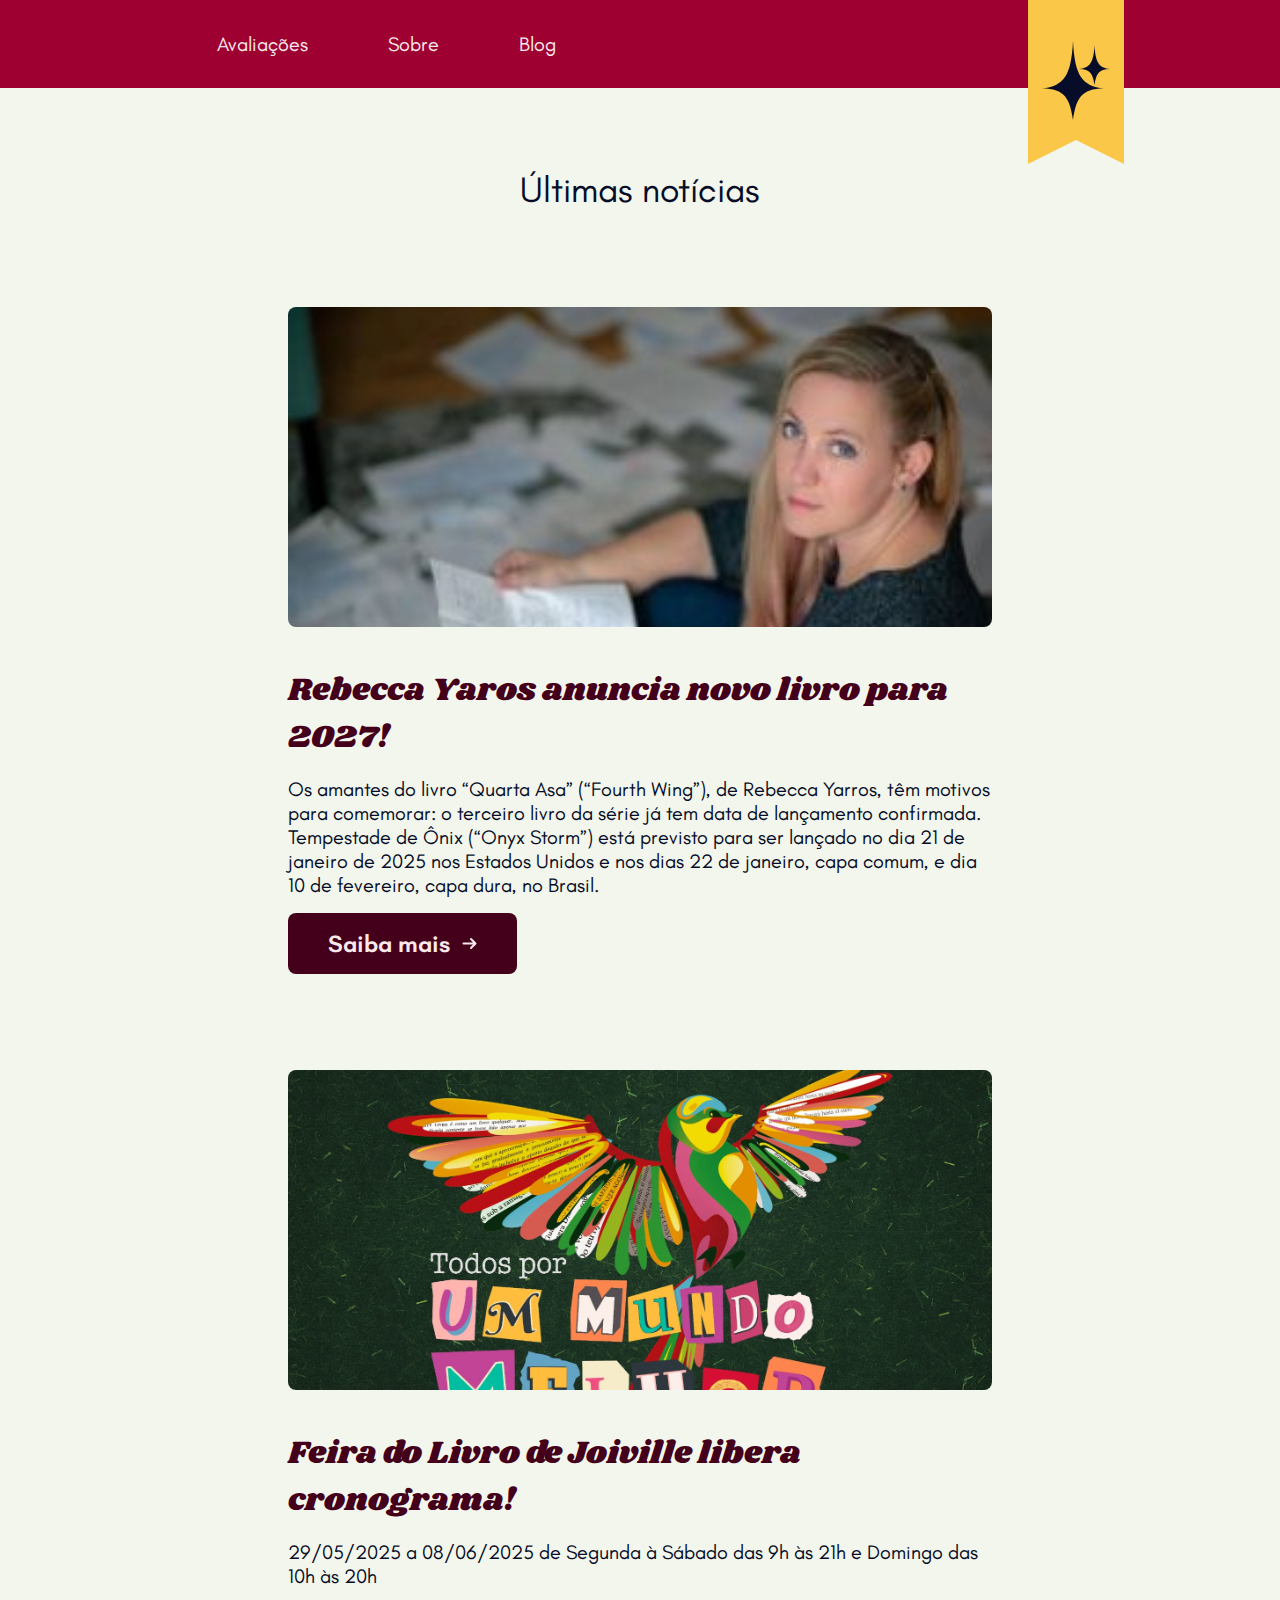
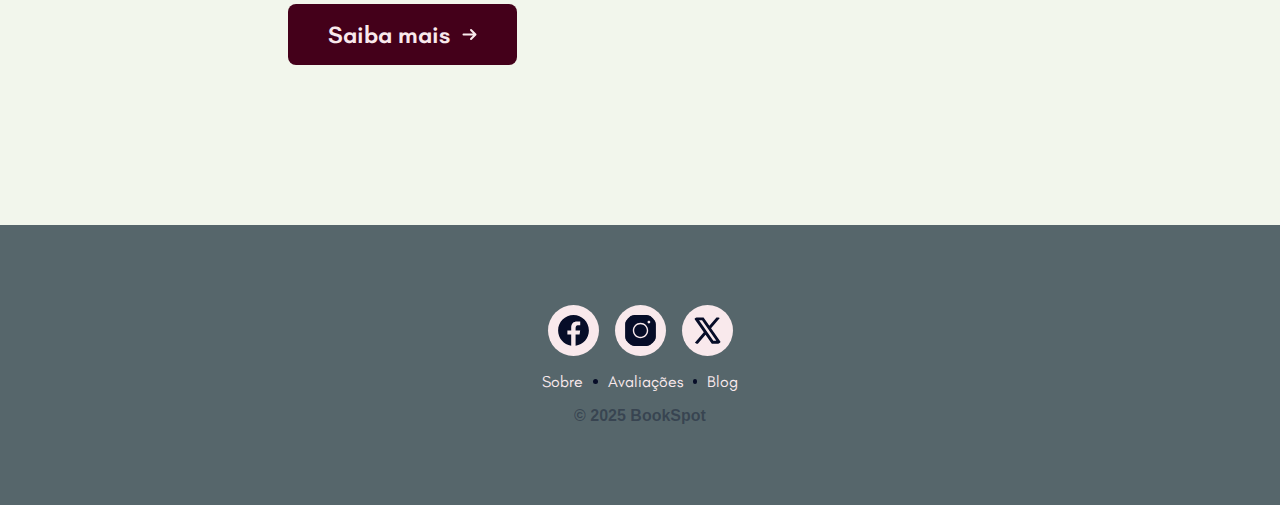
<file: blog.html>
<!DOCTYPE html>
<html lang="pt-br">
<head>
    <meta charset="UTF-8">
    <meta name="viewport" content="width=device-width, initial-scale=1.0">
    <link rel="stylesheet" href="styles/main.css">
    <link rel="stylesheet" href="styles/blog.css">
    <title>BookSpot</title>
</head>
<body class="font-teachers base-grid">
    <header class="base-grid">
        <nav>
            <ul>
                <a href="avaliacoes.html"><li>Avaliações</li></a>
                <a href="sobre.html"><li>Sobre</li></a>
                <a href="blog.html"><li>Blog</li></a>
            </ul>
        </nav>
        <a href="index.html" id="marcador">
                <!-- Desenho do marcador -->
                 <div id="desenho">
                     <svg width="68" height="79" viewBox="0 0 68 79" fill="none" xmlns="http://www.w3.org/2000/svg">
                         <path d="M30.9999 0C29.2195 34.7332 22.2404 44.8569 0 47.6054C23.0769 47.6054 27.8697 57.9488 31.0001 79C34.1305 57.9488 38.9231 47.6054 62 47.6054C39.7596 44.8569 32.7803 34.7332 30.9999 0Z" fill="#070D28"/>
                         <path d="M52.5 4C51.6098 21.5864 48.1202 26.7124 37 28.104C48.5384 28.104 50.9349 33.3412 52.5 44C54.0652 33.3412 56.4616 28.104 68 28.104C56.8798 26.7124 53.3902 21.5864 52.5 4Z" fill="#070D28"/>
                        </svg>
                    </div>
                <!-- Recorte do marcador -->
                <div id="recorte">
                    <div id="triangulo-esquerdo">
                    </div>
                    <div id="triangulo-direito">
                    </div>
                </div>
        </a>
    </header>
    <main>
        <!-- Seção que agrega as últimas notícias -->
        <section id="ultimas-noticias">
            <h2>Últimas notícias</h2>
            <article class="artigo">
                <img src="images/rebecca.jpeg" alt="Rebecca Yaros">
                <h3 class="font-shrikhand">Rebecca Yaros anuncia novo livro para 2027!</h3>
                <p>Os amantes do livro “Quarta Asa” (“Fourth Wing”), de Rebecca Yarros, têm motivos para comemorar: o terceiro livro da série já tem data de lançamento confirmada. Tempestade de Ônix (“Onyx Storm”) está previsto para ser lançado no dia 21 de janeiro de 2025 nos Estados Unidos e nos dias 22 de janeiro, capa comum, e dia 10 de fevereiro, capa dura, no Brasil.</p>
                <a class="button" href="blog/1.html">Saiba mais
                    <!-- Ícone do Iconify de seta para direita -->
                    <svg xmlns="http://www.w3.org/2000/svg" width="15" height="15" viewBox="0 0 15 15"><path fill="currentColor" d="M8.293 2.293a1 1 0 0 1 1.414 0l4.5 4.5a1 1 0 0 1 0 1.414l-4.5 4.5a1 1 0 0 1-1.414-1.414L11 8.5H1.5a1 1 0 0 1 0-2H11L8.293 3.707a1 1 0 0 1 0-1.414"/></svg>
                </a>
            </article>
            <article class="artigo">
                <img src="images/feira-do-livro-joinville.jpg" alt="Feira do livro de Joinville 2025">
                <h3 class="font-shrikhand">Feira do Livro de Joiville libera cronograma!</h3>
                <p>29/05/2025 a 08/06/2025 de Segunda à Sábado das 9h às 21h e Domingo das 10h às 20h</p>
                <a class="button" href="blog/2.html">Saiba mais
                    <!-- Ícone do Iconify de seta para direita -->
                    <svg xmlns="http://www.w3.org/2000/svg" width="15" height="15" viewBox="0 0 15 15"><path fill="currentColor" d="M8.293 2.293a1 1 0 0 1 1.414 0l4.5 4.5a1 1 0 0 1 0 1.414l-4.5 4.5a1 1 0 0 1-1.414-1.414L11 8.5H1.5a1 1 0 0 1 0-2H11L8.293 3.707a1 1 0 0 1 0-1.414"/></svg>
                </a>
            </article>
        </section>
    </main>

    <footer>
        <div id="redes-sociais">
            <!-- Icones das redes sociais -->
            <svg class="social-icon" xmlns="http://www.w3.org/2000/svg" width="35" height="35" viewBox="0 0 50 50">
                <path d="M25,3C12.85,3,3,12.85,3,25c0,11.03,8.125,20.137,18.712,21.728V30.831h-5.443v-5.783h5.443v-3.848 c0-6.371,3.104-9.168,8.399-9.168c2.536,0,3.877,0.188,4.512,0.274v5.048h-3.612c-2.248,0-3.033,2.131-3.033,4.533v3.161h6.588 l-0.894,5.783h-5.694v15.944C38.716,45.318,47,36.137,47,25C47,12.85,37.15,3,25,3z" fill="#070D28"></path>
            </svg>
            <svg class="social-icon" xmlns="http://www.w3.org/2000/svg" width="35" height="35" viewBox="0 0 50 50">
                <path d="M 16 3 C 8.83 3 3 8.83 3 16 L 3 34 C 3 41.17 8.83 47 16 47 L 34 47 C 41.17 47 47 41.17 47 34 L 47 16 C 47 8.83 41.17 3 34 3 L 16 3 z M 37 11 C 38.1 11 39 11.9 39 13 C 39 14.1 38.1 15 37 15 C 35.9 15 35 14.1 35 13 C 35 11.9 35.9 11 37 11 z M 25 14 C 31.07 14 36 18.93 36 25 C 36 31.07 31.07 36 25 36 C 18.93 36 14 31.07 14 25 C 14 18.93 18.93 14 25 14 z M 25 16 C 20.04 16 16 20.04 16 25 C 16 29.96 20.04 34 25 34 C 29.96 34 34 29.96 34 25 C 34 20.04 29.96 16 25 16 z" fill="#070D28"></path>
            </svg>
            <svg class="social-icon" xmlns="http://www.w3.org/2000/svg" width="35" height="35" viewBox="0 0 24 24">
                <path d="M 2.3671875 3 L 9.4628906 13.140625 L 2.7402344 21 L 5.3808594 21 L 10.644531 14.830078 L 14.960938 21 L 21.871094 21 L 14.449219 10.375 L 20.740234 3 L 18.140625 3 L 13.271484 8.6875 L 9.2988281 3 L 2.3671875 3 z M 6.2070312 5 L 8.2558594 5 L 18.033203 19 L 16.001953 19 L 6.2070312 5 z" fill="#070D28"></path>
            </svg>
        </div>
        <div id="links">
            <a href="sobre.html">Sobre</a>
            <div class="divisor"></div>
            <a href="avaliacoes.html">Avaliações</a>
            <div class="divisor"></div>
            <a href="blog.html">Blog</a>
        </div>
        <div>
            <p id="direitos">© 2025 BookSpot</p>
        </div>
    </footer>
</body>
</html>
</file>
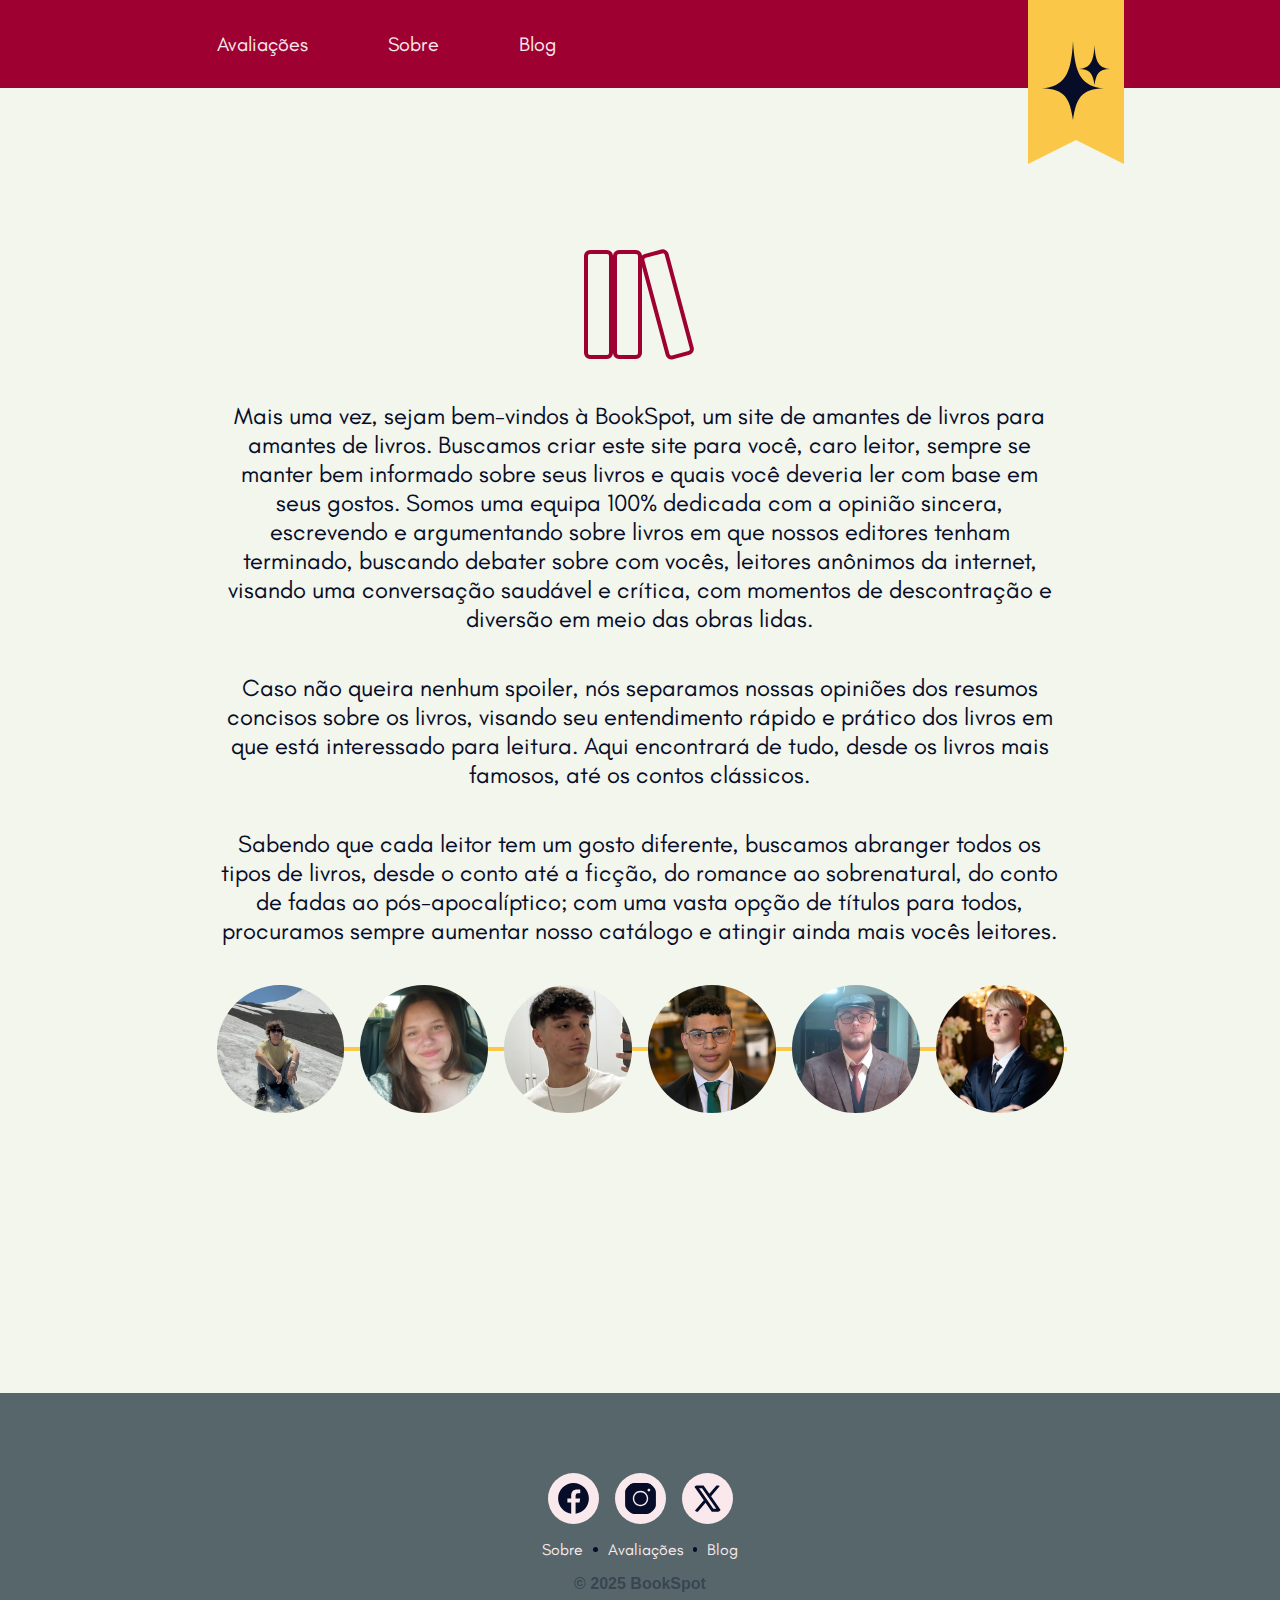
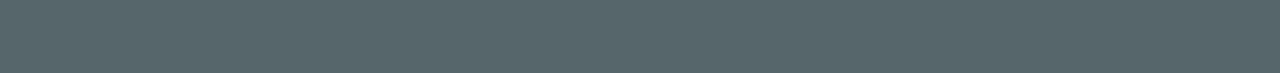
<file: sobre.html>
<!DOCTYPE html>
<html lang="pt-br">

<head>
    <meta charset="UTF-8">
    <meta name="viewport" content="width=device-width, initial-scale=1.0">
    <link rel="stylesheet" href="styles/main.css">
    <link rel="stylesheet" href="styles/sobre.css">
    <title>BookSpot</title>
</head>

<body class="font-teachers base-grid">
    <header class="base-grid">
        <nav>
            <ul>
                <a href="avaliacoes.html">
                    <li>Avaliações</li>
                </a>
                <a href="sobre.html">
                    <li>Sobre</li>
                </a>
                <a href="blog.html">
                    <li>Blog</li>
                </a>
            </ul>
        </nav>
        <a href="index.html" id="marcador">
            <!-- Desenho do marcador -->
            <div id="desenho">
                <svg width="68" height="79" viewBox="0 0 68 79" fill="none" xmlns="http://www.w3.org/2000/svg">
                    <path
                        d="M30.9999 0C29.2195 34.7332 22.2404 44.8569 0 47.6054C23.0769 47.6054 27.8697 57.9488 31.0001 79C34.1305 57.9488 38.9231 47.6054 62 47.6054C39.7596 44.8569 32.7803 34.7332 30.9999 0Z"
                        fill="#070D28" />
                    <path
                        d="M52.5 4C51.6098 21.5864 48.1202 26.7124 37 28.104C48.5384 28.104 50.9349 33.3412 52.5 44C54.0652 33.3412 56.4616 28.104 68 28.104C56.8798 26.7124 53.3902 21.5864 52.5 4Z"
                        fill="#070D28" />
                </svg>
            </div>
            <!-- Recorte do marcador -->
            <div id="recorte">
                <div id="triangulo-esquerdo">
                </div>
                <div id="triangulo-direito">
                </div>
            </div>
        </a>
    </header>
    <main>
        <svg width="112" height="113" viewBox="0 0 112 113" fill="none" xmlns="http://www.w3.org/2000/svg">
            <rect x="2" y="3.89581" width="25" height="105" rx="4" stroke="#9E0031" stroke-width="4" />
            <rect x="31" y="3.89581" width="25" height="105" rx="4" stroke="#9E0031" stroke-width="4" />
            <rect x="57.4495" y="8.91995" width="25" height="105" rx="4" transform="rotate(-15 57.4495 8.91995)"
                stroke="#9E0031" stroke-width="4" />
        </svg>
        <p>Mais uma vez, sejam bem-vindos à BookSpot, um site de amantes de livros para amantes de livros. Buscamos
            criar este site para você, caro leitor, sempre se manter bem informado sobre seus livros e quais você
            deveria ler com base em seus gostos. Somos uma equipa 100% dedicada com a opinião sincera, escrevendo e
            argumentando sobre livros em que nossos editores tenham terminado, buscando debater sobre com vocês,
            leitores anônimos da internet, visando uma conversação saudável e crítica, com momentos de descontração e
            diversão em meio das obras lidas.</p>
        <p>Caso não queira nenhum spoiler, nós separamos nossas opiniões dos resumos concisos sobre os livros, visando
            seu entendimento rápido e prático dos livros em que está interessado para leitura. Aqui encontrará de tudo,
            desde os livros mais famosos, até os contos clássicos.</p>
        <p>Sabendo que cada leitor tem um gosto diferente, buscamos abranger todos os tipos de livros, desde o conto até
            a ficção, do romance ao sobrenatural, do conto de fadas ao pós-apocalíptico; com uma vasta opção de títulos
            para todos, procuramos sempre aumentar nosso catálogo e atingir ainda mais vocês leitores.</p>
        <div id="staff">
            <hr>
            <img id="foto" onclick="verInformacoes(0)" src="images/winter.png" alt="João Vitor Winter">
            <img id="foto" onclick="verInformacoes(1)" src="images/karol.png" alt="Karoliny Daiana Cieply">
            <img id="foto" onclick="verInformacoes(2)" src="images/kaue.jpeg" alt="Kaue Schaefer de Andrade">
            <img id="foto" onclick="verInformacoes(3)" src="images/santana.jpeg" alt="João Victor Santana">
            <img id="foto" onclick="verInformacoes(4)" src="images/bernardo.jpeg" alt="Bernardo Planinscheck Zapelini">
            <img id="foto" onclick="verInformacoes(5)" src="images/carlos.jpeg" alt="Carlos Henrique Lechner">
        </div>

        <div id="texto-staff">
            <h2 id="titulo"></h2>
            <p id="texto"></p>
        </div>
    </main>

    <footer>
        <div id="redes-sociais">
            <!-- Icones das redes sociais -->
            <svg class="social-icon" xmlns="http://www.w3.org/2000/svg" width="35" height="35" viewBox="0 0 50 50">
                <path d="M25,3C12.85,3,3,12.85,3,25c0,11.03,8.125,20.137,18.712,21.728V30.831h-5.443v-5.783h5.443v-3.848 c0-6.371,3.104-9.168,8.399-9.168c2.536,0,3.877,0.188,4.512,0.274v5.048h-3.612c-2.248,0-3.033,2.131-3.033,4.533v3.161h6.588 l-0.894,5.783h-5.694v15.944C38.716,45.318,47,36.137,47,25C47,12.85,37.15,3,25,3z" fill="#070D28"></path>
            </svg>
            <svg class="social-icon" xmlns="http://www.w3.org/2000/svg" width="35" height="35" viewBox="0 0 50 50">
                <path d="M 16 3 C 8.83 3 3 8.83 3 16 L 3 34 C 3 41.17 8.83 47 16 47 L 34 47 C 41.17 47 47 41.17 47 34 L 47 16 C 47 8.83 41.17 3 34 3 L 16 3 z M 37 11 C 38.1 11 39 11.9 39 13 C 39 14.1 38.1 15 37 15 C 35.9 15 35 14.1 35 13 C 35 11.9 35.9 11 37 11 z M 25 14 C 31.07 14 36 18.93 36 25 C 36 31.07 31.07 36 25 36 C 18.93 36 14 31.07 14 25 C 14 18.93 18.93 14 25 14 z M 25 16 C 20.04 16 16 20.04 16 25 C 16 29.96 20.04 34 25 34 C 29.96 34 34 29.96 34 25 C 34 20.04 29.96 16 25 16 z" fill="#070D28"></path>
            </svg>
            <svg class="social-icon" xmlns="http://www.w3.org/2000/svg" width="35" height="35" viewBox="0 0 24 24">
                <path d="M 2.3671875 3 L 9.4628906 13.140625 L 2.7402344 21 L 5.3808594 21 L 10.644531 14.830078 L 14.960938 21 L 21.871094 21 L 14.449219 10.375 L 20.740234 3 L 18.140625 3 L 13.271484 8.6875 L 9.2988281 3 L 2.3671875 3 z M 6.2070312 5 L 8.2558594 5 L 18.033203 19 L 16.001953 19 L 6.2070312 5 z" fill="#070D28"></path>
            </svg>
        </div>
        <div id="links">
            <a href="sobre.html">Sobre</a>
            <div class="divisor"></div>
            <a href="avaliacoes.html">Avaliações</a>
            <div class="divisor"></div>
            <a href="blog.html">Blog</a>
        </div>
        <div>
            <p id="direitos">© 2025 BookSpot</p>
        </div>
    </footer>
</body>

</html>

<script>
    const dadosStaff = [
        {nome: "João Vitor Winter", texto: "Olá! Me chamo João Vitor Winter, faço parte da equipe BookSpot, principalmente a parte de design e front-end!"},
        {nome: "Karoliny Daiana Cieply", texto: "Olá! Me chamo Karoliny Daiana Cieply, faço parte da equipe BookSpot, principalmente a parte de design e front-end!"},
        {nome: "Kaue Schaefer de Andrade", texto: "Olá! Me chamo Kaue Schaefer de Andrade, faço parte da equipe BookSpot, principalmente a parte de design e front-end!"},
        {nome: "João Victor Santana", texto: "Olá! Me chamo João Victor Santana, faço parte da equipe BookSpot, principalmente a parte de design e front-end!"},
        {nome: "Bernardo Planinscheck Zapelini", texto: "Olá! Me chamo Bernardo Planinscheck Zapelini, faço parte da equipe BookSpot, principalmente a parte de design e front-end!"},
        {nome: "Carlos Henrique Lechner", texto: "Olá! Me chamo Carlos Henrique Lechner, faço parte da equipe BookSpot, principalmente a parte de design e front-end!"}
    ];

    function verInformacoes(i) {
        document.getElementById("titulo").textContent = dadosStaff[i].nome;
        document.getElementById("texto").textContent = dadosStaff[i].texto;
    }
</script>
</file>
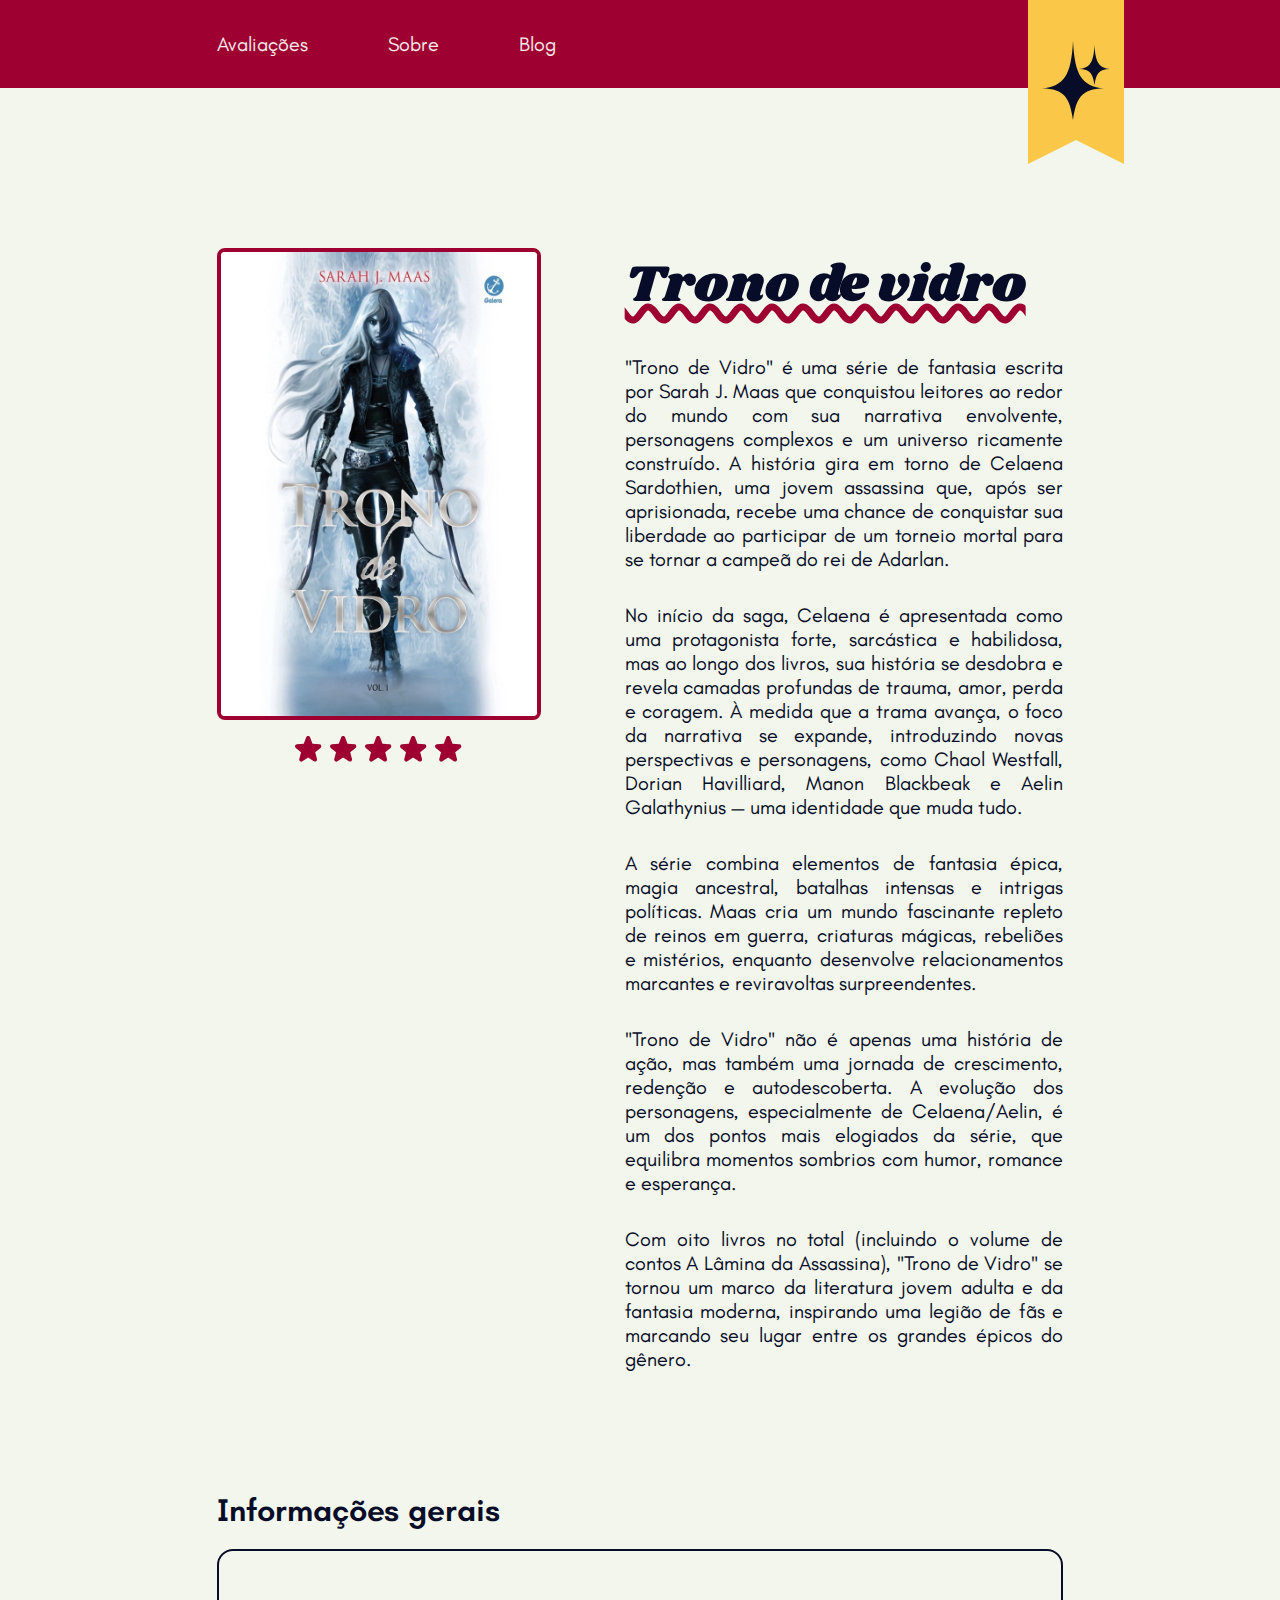
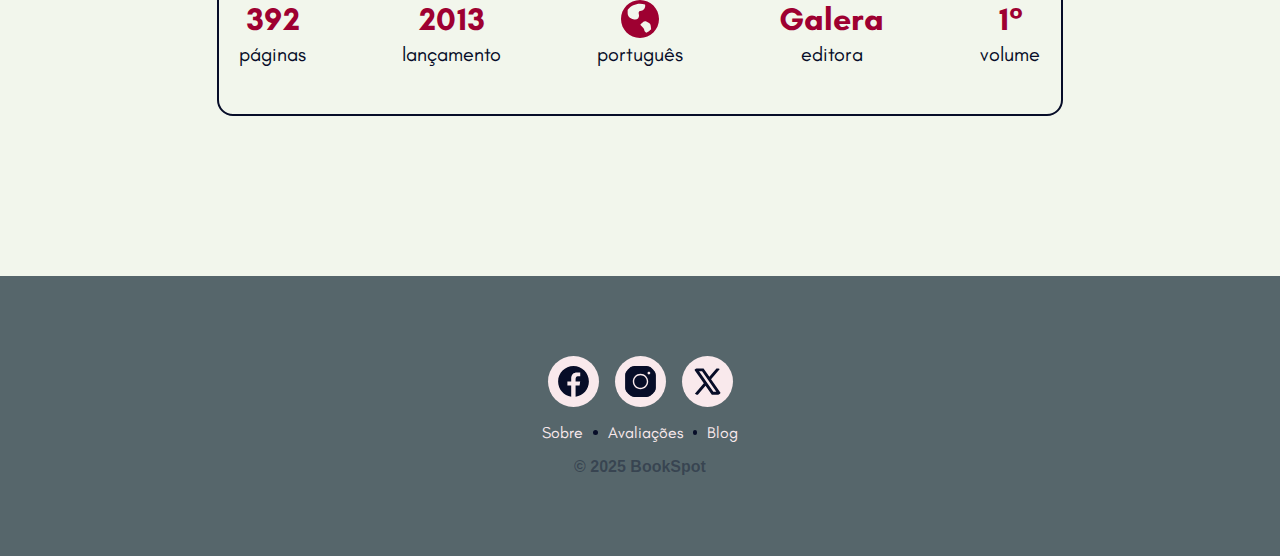
<file: avaliacao/1.html>
<!DOCTYPE html>
<html lang="pt-br">
<head>
    <meta charset="UTF-8">
    <meta name="viewport" content="width=device-width, initial-scale=1.0">
    <link rel="stylesheet" href="../styles/main.css">
    <link rel="stylesheet" href="../styles/avaliacao.css">
    <title>BookSpot - Trono de Vidro</title>
</head>
<body class="font-teachers base-grid">
    <header class="base-grid">
        <nav>
            <ul>
                <a href="../avaliacoes.html"><li>Avaliações</li></a>
                <a href="../sobre.html"><li>Sobre</li></a>
                <a href="../blog.html"><li>Blog</li></a>
            </ul>
        </nav>
        <a href="../index.html" id="marcador">
                <!-- Desenho do marcador -->
                 <div id="desenho">
                     <svg width="68" height="79" viewBox="0 0 68 79" fill="none" xmlns="http://www.w3.org/2000/svg">
                         <path d="M30.9999 0C29.2195 34.7332 22.2404 44.8569 0 47.6054C23.0769 47.6054 27.8697 57.9488 31.0001 79C34.1305 57.9488 38.9231 47.6054 62 47.6054C39.7596 44.8569 32.7803 34.7332 30.9999 0Z" fill="#070D28"/>
                         <path d="M52.5 4C51.6098 21.5864 48.1202 26.7124 37 28.104C48.5384 28.104 50.9349 33.3412 52.5 44C54.0652 33.3412 56.4616 28.104 68 28.104C56.8798 26.7124 53.3902 21.5864 52.5 4Z" fill="#070D28"/>
                        </svg>
                    </div>
                <!-- Recorte do marcador -->
                <div id="recorte">
                    <div id="triangulo-esquerdo">
                    </div>
                    <div id="triangulo-direito">
                    </div>
                </div>
        </a>
    </header>
    <main>
        <!-- Seção que mostra as informações da análise -->
        <section id="review">
                    <div class="perfil-livro">
                        <img src="../images/trono-de-vidro.png" alt="Trono de vidro">
                        <div class="estrelas">
                            <svg width="27" height="26" viewBox="0 0 27 26" fill="none" xmlns="http://www.w3.org/2000/svg">
                                <path d="M6.30225 25.6331C5.88631 25.6331 5.44848 25.4994 5.09822 25.2322C4.75321 24.9866 4.49056 24.6393 4.34572 24.2371C4.20088 23.8348 4.18081 23.3971 4.28824 22.9829L6.03955 16.3018L0.76372 11.9146C0.437331 11.646 0.199486 11.2824 0.0820971 10.8723C-0.0352923 10.4623 -0.0266106 10.0256 0.106977 9.62075C0.369674 8.79675 1.09209 8.21772 1.96775 8.17318L8.75409 7.81686L11.2059 1.35849C11.5124 0.534486 12.2786 0 13.1324 0C13.9861 0 14.7523 0.534486 15.0588 1.33622L17.5107 7.81686L24.3189 8.19545C24.738 8.21596 25.141 8.36547 25.4747 8.6242C25.8084 8.88293 26.057 9.23867 26.1875 9.64431C26.3181 10.0499 26.3244 10.4864 26.2057 10.8957C26.0871 11.3051 25.8489 11.6682 25.5229 11.9369L20.2252 16.2796L21.9765 22.9606C22.0815 23.3719 22.0623 23.8059 21.9215 24.2059C21.7806 24.606 21.5246 24.9536 21.1868 25.2035C20.849 25.4535 20.445 25.5941 20.0275 25.6072C19.61 25.6202 19.1983 25.5051 18.846 25.2767L13.1324 21.5131L7.41871 25.2767C7.06845 25.4994 6.6744 25.6331 6.30225 25.6331Z" fill="#9E0031"/>
                            </svg>
                            <svg width="27" height="26" viewBox="0 0 27 26" fill="none" xmlns="http://www.w3.org/2000/svg">
                                <path d="M6.30225 25.6331C5.88631 25.6331 5.44848 25.4994 5.09822 25.2322C4.75321 24.9866 4.49056 24.6393 4.34572 24.2371C4.20088 23.8348 4.18081 23.3971 4.28824 22.9829L6.03955 16.3018L0.76372 11.9146C0.437331 11.646 0.199486 11.2824 0.0820971 10.8723C-0.0352923 10.4623 -0.0266106 10.0256 0.106977 9.62075C0.369674 8.79675 1.09209 8.21772 1.96775 8.17318L8.75409 7.81686L11.2059 1.35849C11.5124 0.534486 12.2786 0 13.1324 0C13.9861 0 14.7523 0.534486 15.0588 1.33622L17.5107 7.81686L24.3189 8.19545C24.738 8.21596 25.141 8.36547 25.4747 8.6242C25.8084 8.88293 26.057 9.23867 26.1875 9.64431C26.3181 10.0499 26.3244 10.4864 26.2057 10.8957C26.0871 11.3051 25.8489 11.6682 25.5229 11.9369L20.2252 16.2796L21.9765 22.9606C22.0815 23.3719 22.0623 23.8059 21.9215 24.2059C21.7806 24.606 21.5246 24.9536 21.1868 25.2035C20.849 25.4535 20.445 25.5941 20.0275 25.6072C19.61 25.6202 19.1983 25.5051 18.846 25.2767L13.1324 21.5131L7.41871 25.2767C7.06845 25.4994 6.6744 25.6331 6.30225 25.6331Z" fill="#9E0031"/>
                            </svg>
                            <svg width="27" height="26" viewBox="0 0 27 26" fill="none" xmlns="http://www.w3.org/2000/svg">
                                <path d="M6.30225 25.6331C5.88631 25.6331 5.44848 25.4994 5.09822 25.2322C4.75321 24.9866 4.49056 24.6393 4.34572 24.2371C4.20088 23.8348 4.18081 23.3971 4.28824 22.9829L6.03955 16.3018L0.76372 11.9146C0.437331 11.646 0.199486 11.2824 0.0820971 10.8723C-0.0352923 10.4623 -0.0266106 10.0256 0.106977 9.62075C0.369674 8.79675 1.09209 8.21772 1.96775 8.17318L8.75409 7.81686L11.2059 1.35849C11.5124 0.534486 12.2786 0 13.1324 0C13.9861 0 14.7523 0.534486 15.0588 1.33622L17.5107 7.81686L24.3189 8.19545C24.738 8.21596 25.141 8.36547 25.4747 8.6242C25.8084 8.88293 26.057 9.23867 26.1875 9.64431C26.3181 10.0499 26.3244 10.4864 26.2057 10.8957C26.0871 11.3051 25.8489 11.6682 25.5229 11.9369L20.2252 16.2796L21.9765 22.9606C22.0815 23.3719 22.0623 23.8059 21.9215 24.2059C21.7806 24.606 21.5246 24.9536 21.1868 25.2035C20.849 25.4535 20.445 25.5941 20.0275 25.6072C19.61 25.6202 19.1983 25.5051 18.846 25.2767L13.1324 21.5131L7.41871 25.2767C7.06845 25.4994 6.6744 25.6331 6.30225 25.6331Z" fill="#9E0031"/>
                            </svg>
                            <svg width="27" height="26" viewBox="0 0 27 26" fill="none" xmlns="http://www.w3.org/2000/svg">
                                <path d="M6.30225 25.6331C5.88631 25.6331 5.44848 25.4994 5.09822 25.2322C4.75321 24.9866 4.49056 24.6393 4.34572 24.2371C4.20088 23.8348 4.18081 23.3971 4.28824 22.9829L6.03955 16.3018L0.76372 11.9146C0.437331 11.646 0.199486 11.2824 0.0820971 10.8723C-0.0352923 10.4623 -0.0266106 10.0256 0.106977 9.62075C0.369674 8.79675 1.09209 8.21772 1.96775 8.17318L8.75409 7.81686L11.2059 1.35849C11.5124 0.534486 12.2786 0 13.1324 0C13.9861 0 14.7523 0.534486 15.0588 1.33622L17.5107 7.81686L24.3189 8.19545C24.738 8.21596 25.141 8.36547 25.4747 8.6242C25.8084 8.88293 26.057 9.23867 26.1875 9.64431C26.3181 10.0499 26.3244 10.4864 26.2057 10.8957C26.0871 11.3051 25.8489 11.6682 25.5229 11.9369L20.2252 16.2796L21.9765 22.9606C22.0815 23.3719 22.0623 23.8059 21.9215 24.2059C21.7806 24.606 21.5246 24.9536 21.1868 25.2035C20.849 25.4535 20.445 25.5941 20.0275 25.6072C19.61 25.6202 19.1983 25.5051 18.846 25.2767L13.1324 21.5131L7.41871 25.2767C7.06845 25.4994 6.6744 25.6331 6.30225 25.6331Z" fill="#9E0031"/>
                            </svg>
                            <svg width="27" height="26" viewBox="0 0 27 26" fill="none" xmlns="http://www.w3.org/2000/svg">
                                <path d="M6.30225 25.6331C5.88631 25.6331 5.44848 25.4994 5.09822 25.2322C4.75321 24.9866 4.49056 24.6393 4.34572 24.2371C4.20088 23.8348 4.18081 23.3971 4.28824 22.9829L6.03955 16.3018L0.76372 11.9146C0.437331 11.646 0.199486 11.2824 0.0820971 10.8723C-0.0352923 10.4623 -0.0266106 10.0256 0.106977 9.62075C0.369674 8.79675 1.09209 8.21772 1.96775 8.17318L8.75409 7.81686L11.2059 1.35849C11.5124 0.534486 12.2786 0 13.1324 0C13.9861 0 14.7523 0.534486 15.0588 1.33622L17.5107 7.81686L24.3189 8.19545C24.738 8.21596 25.141 8.36547 25.4747 8.6242C25.8084 8.88293 26.057 9.23867 26.1875 9.64431C26.3181 10.0499 26.3244 10.4864 26.2057 10.8957C26.0871 11.3051 25.8489 11.6682 25.5229 11.9369L20.2252 16.2796L21.9765 22.9606C22.0815 23.3719 22.0623 23.8059 21.9215 24.2059C21.7806 24.606 21.5246 24.9536 21.1868 25.2035C20.849 25.4535 20.445 25.5941 20.0275 25.6072C19.61 25.6202 19.1983 25.5051 18.846 25.2767L13.1324 21.5131L7.41871 25.2767C7.06845 25.4994 6.6744 25.6331 6.30225 25.6331Z" fill="#9E0031"/>
                            </svg>
                        </div>
                    </div>
                    <div id="informacoes-livro">
                        <h1 class="font-shrikhand">Trono de vidro</h1>
                        <p>"Trono de Vidro" é uma série de fantasia escrita por Sarah J. Maas que conquistou leitores ao redor do mundo com sua narrativa envolvente, personagens complexos e um universo ricamente construído. A história gira em torno de Celaena Sardothien, uma jovem assassina que, após ser aprisionada, recebe uma chance de conquistar sua liberdade ao participar de um torneio mortal para se tornar a campeã do rei de Adarlan.</p>
                        <p>No início da saga, Celaena é apresentada como uma protagonista forte, sarcástica e habilidosa, mas ao longo dos livros, sua história se desdobra e revela camadas profundas de trauma, amor, perda e coragem. À medida que a trama avança, o foco da narrativa se expande, introduzindo novas perspectivas e personagens, como Chaol Westfall, Dorian Havilliard, Manon Blackbeak e Aelin Galathynius — uma identidade que muda tudo.</p>
                        <p>A série combina elementos de fantasia épica, magia ancestral, batalhas intensas e intrigas políticas. Maas cria um mundo fascinante repleto de reinos em guerra, criaturas mágicas, rebeliões e mistérios, enquanto desenvolve relacionamentos marcantes e reviravoltas surpreendentes.</p>
                        <p>"Trono de Vidro" não é apenas uma história de ação, mas também uma jornada de crescimento, redenção e autodescoberta. A evolução dos personagens, especialmente de Celaena/Aelin, é um dos pontos mais elogiados da série, que equilibra momentos sombrios com humor, romance e esperança.</p>
                        <p>Com oito livros no total (incluindo o volume de contos A Lâmina da Assassina), "Trono de Vidro" se tornou um marco da literatura jovem adulta e da fantasia moderna, inspirando uma legião de fãs e marcando seu lugar entre os grandes épicos do gênero.</p>
                    </div>
                </section>
        <!-- Seção exibindo dados relacionados ao livro mas não a review -->
        <section id="informacoes-gerais">
            <h3>Informações gerais</h3>
            <div>
                <div class="informacao">
                    <p class="destaque">392</p>
                    <p>páginas</p>
                </div>
                <div class="informacao">
                    <p class="destaque">2013</p>
                    <p>lançamento</p>
                </div>
                <div class="informacao">
                    <svg width="38" height="39" viewBox="0 0 38 39" fill="none" xmlns="http://www.w3.org/2000/svg">
                        <path d="M19 0.891113C29.4937 0.891113 38 9.39741 38 19.8911C38 30.3848 29.4937 38.8911 19 38.8911C8.5063 38.8911 0 30.3848 0 19.8911C0 9.39741 8.5063 0.891113 19 0.891113ZM22.8 22.5511L19.8284 24.928C19.7241 25.0115 19.6386 25.1161 19.5774 25.2349C19.5163 25.3536 19.4809 25.484 19.4735 25.6174C19.4662 25.7508 19.487 25.8843 19.5348 26.0091C19.5825 26.1338 19.656 26.2472 19.7505 26.3416L22.1046 28.6957C22.5605 29.1521 22.8926 29.7171 23.0698 30.3373L23.4023 31.502C23.5402 31.9907 23.7851 32.4425 24.1193 32.8247C24.4536 33.2069 24.8687 33.5099 25.3346 33.7117C27.1526 32.8775 28.7881 31.6927 30.1473 30.2252L29.7027 26.6589C29.6249 26.0384 29.3952 25.4468 29.0339 24.9364C28.6726 24.4259 28.191 24.0126 27.6317 23.7329L24.8387 22.3345C24.5137 22.1719 24.149 22.1059 23.7876 22.1442C23.4263 22.1826 23.0835 22.3238 22.8 22.5511ZM19 4.69111C16.6746 4.68956 14.3799 5.22226 12.2929 6.2481C10.206 7.27394 8.38262 8.76551 6.9635 10.6077L6.65 11.0276V14.2291C6.64976 15.3891 7.00342 16.5215 7.66374 17.4751C8.32407 18.4288 9.25964 19.1583 10.3455 19.5662L10.6837 19.6802L13.1347 20.4307C15.7434 21.2287 18.2837 19.1064 18.031 16.4483L17.9949 16.1728L17.6624 14.1797C17.5889 13.7382 17.6737 13.2849 17.9017 12.8998C18.1297 12.5147 18.4864 12.2224 18.9088 12.0745L19.114 12.0175L20.2768 11.7515C20.9366 11.6007 21.5594 11.3193 22.1086 10.9238C22.6578 10.5284 23.1223 10.0269 23.4745 9.44907C23.8268 8.8712 24.0597 8.22863 24.1595 7.55927C24.2594 6.88991 24.2242 6.20733 24.0559 5.55181C22.4315 4.98061 20.7219 4.68957 19 4.69111Z" fill="#9E0031"/>
                    </svg>
                    <p>português</p>
                </div>
                <div class="informacao">
                    <p class="destaque">Galera</p>
                    <p>editora</p>
                </div>
                <div class="informacao">
                    <p class="destaque">1°</p>
                    <p>volume</p>
                </div>
            </div>
        </section>
    </main>

    <footer>
        <div id="redes-sociais">
            <!-- Icones das redes sociais -->
            <svg class="social-icon" xmlns="http://www.w3.org/2000/svg" width="35" height="35" viewBox="0 0 50 50">
                <path d="M25,3C12.85,3,3,12.85,3,25c0,11.03,8.125,20.137,18.712,21.728V30.831h-5.443v-5.783h5.443v-3.848 c0-6.371,3.104-9.168,8.399-9.168c2.536,0,3.877,0.188,4.512,0.274v5.048h-3.612c-2.248,0-3.033,2.131-3.033,4.533v3.161h6.588 l-0.894,5.783h-5.694v15.944C38.716,45.318,47,36.137,47,25C47,12.85,37.15,3,25,3z" fill="#070D28"></path>
            </svg>
            <svg class="social-icon" xmlns="http://www.w3.org/2000/svg" width="35" height="35" viewBox="0 0 50 50">
                <path d="M 16 3 C 8.83 3 3 8.83 3 16 L 3 34 C 3 41.17 8.83 47 16 47 L 34 47 C 41.17 47 47 41.17 47 34 L 47 16 C 47 8.83 41.17 3 34 3 L 16 3 z M 37 11 C 38.1 11 39 11.9 39 13 C 39 14.1 38.1 15 37 15 C 35.9 15 35 14.1 35 13 C 35 11.9 35.9 11 37 11 z M 25 14 C 31.07 14 36 18.93 36 25 C 36 31.07 31.07 36 25 36 C 18.93 36 14 31.07 14 25 C 14 18.93 18.93 14 25 14 z M 25 16 C 20.04 16 16 20.04 16 25 C 16 29.96 20.04 34 25 34 C 29.96 34 34 29.96 34 25 C 34 20.04 29.96 16 25 16 z" fill="#070D28"></path>
            </svg>
            <svg class="social-icon" xmlns="http://www.w3.org/2000/svg" width="35" height="35" viewBox="0 0 24 24">
                <path d="M 2.3671875 3 L 9.4628906 13.140625 L 2.7402344 21 L 5.3808594 21 L 10.644531 14.830078 L 14.960938 21 L 21.871094 21 L 14.449219 10.375 L 20.740234 3 L 18.140625 3 L 13.271484 8.6875 L 9.2988281 3 L 2.3671875 3 z M 6.2070312 5 L 8.2558594 5 L 18.033203 19 L 16.001953 19 L 6.2070312 5 z" fill="#070D28"></path>
            </svg>
        </div>
        <div id="links">
            <a href="../sobre.html">Sobre</a>
            <div class="divisor"></div>
            <a href="../avaliacoes.html">Avaliações</a>
            <div class="divisor"></div>
            <a href="../blog.html">Blog</a>
        </div>
        <div>
            <p id="direitos">© 2025 BookSpot</p>
        </div>
    </footer>
</body>
</html>
</file>
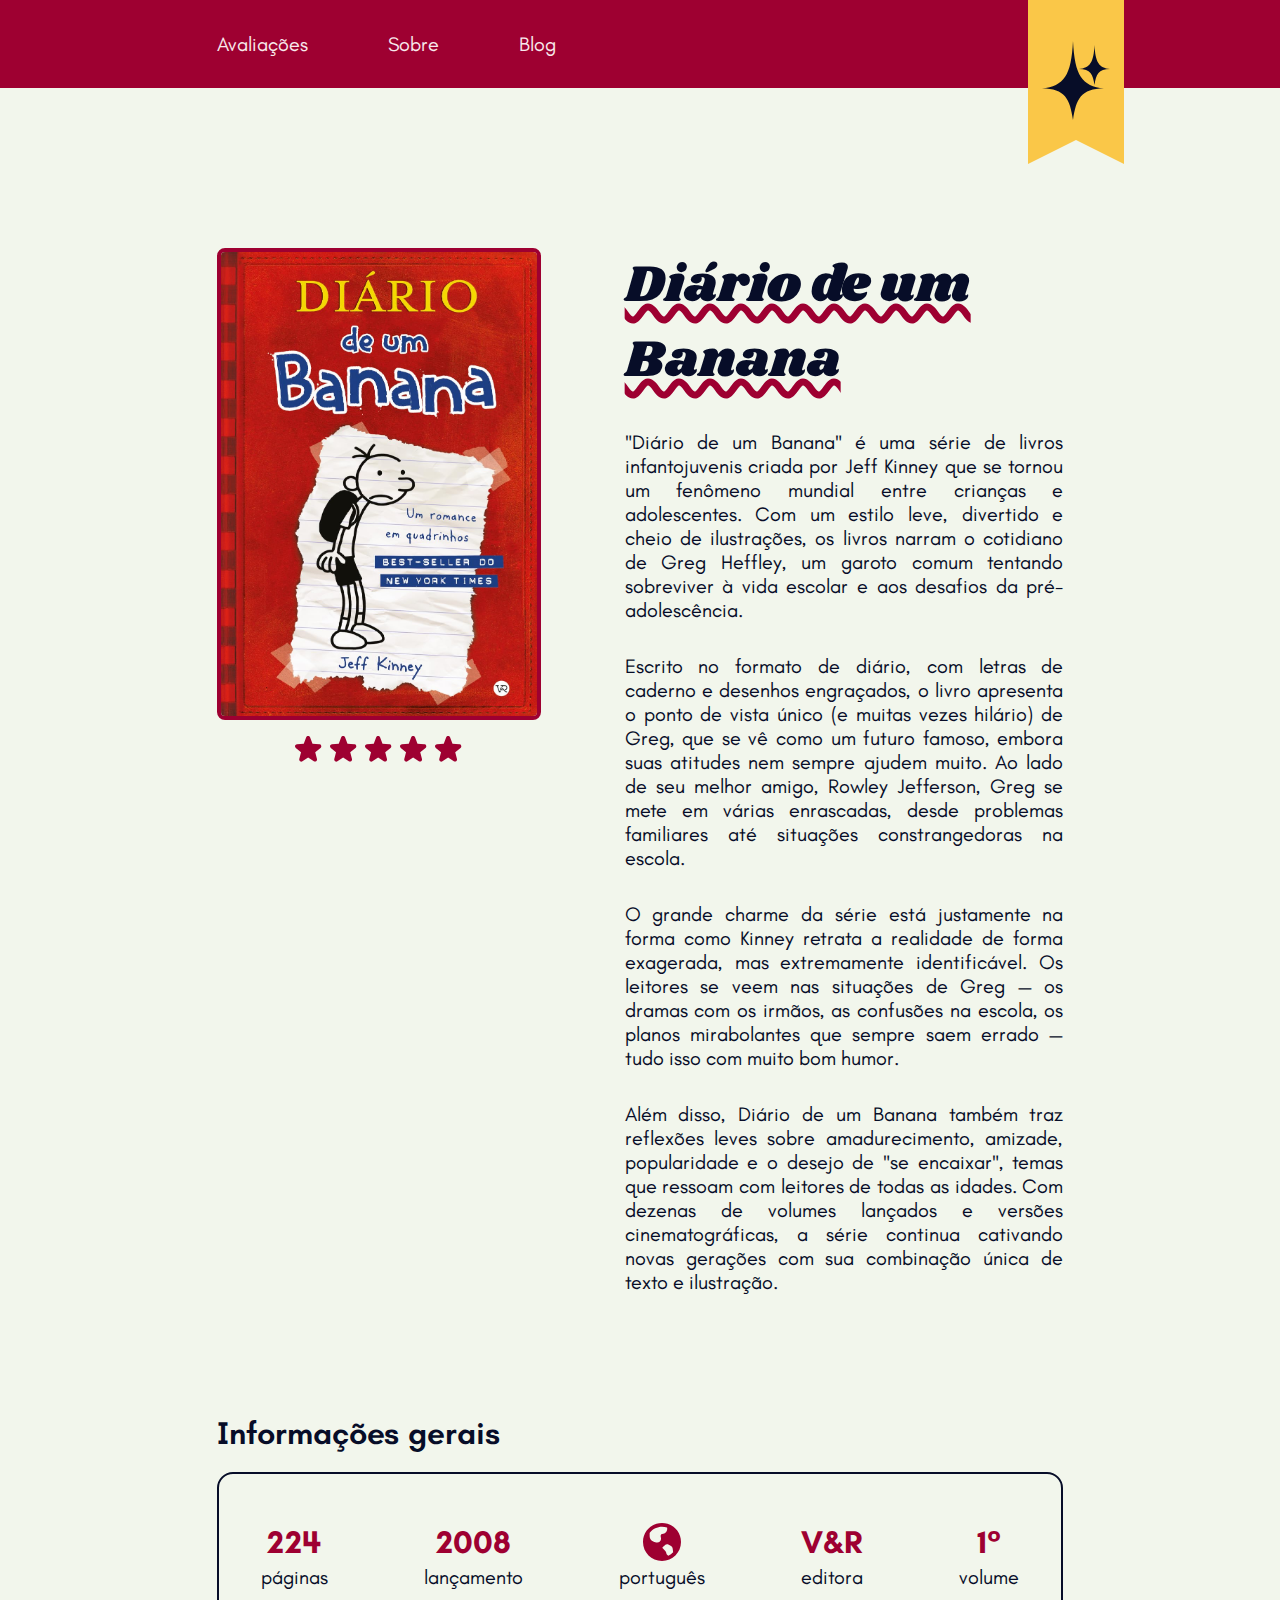
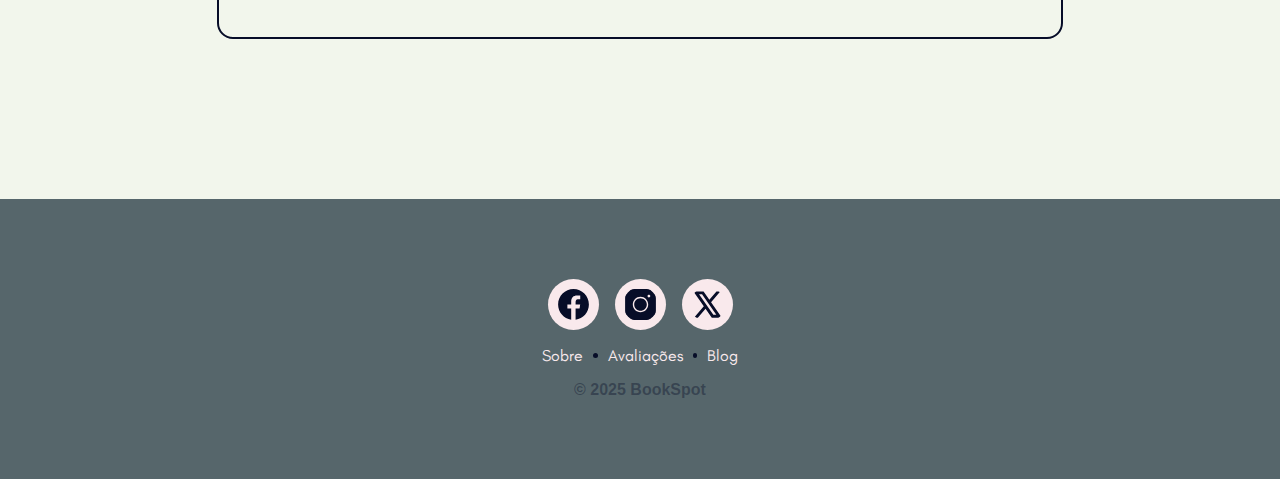
<file: avaliacao/2.html>
<!DOCTYPE html>
<html lang="pt-br">
<head>
    <meta charset="UTF-8">
    <meta name="viewport" content="width=device-width, initial-scale=1.0">
    <link rel="stylesheet" href="../styles/main.css">
    <link rel="stylesheet" href="../styles/avaliacao.css">
    <title>BookSpot - Diário de um Banana</title>
</head>
<body class="font-teachers base-grid">
    <header class="base-grid">
        <nav>
            <ul>
                <a href="../avaliacoes.html"><li>Avaliações</li></a>
                <a href="../sobre.html"><li>Sobre</li></a>
                <a href="../blog.html"><li>Blog</li></a>
            </ul>
        </nav>
        <a href="../index.html" id="marcador">
                <!-- Desenho do marcador -->
                 <div id="desenho">
                     <svg width="68" height="79" viewBox="0 0 68 79" fill="none" xmlns="http://www.w3.org/2000/svg">
                         <path d="M30.9999 0C29.2195 34.7332 22.2404 44.8569 0 47.6054C23.0769 47.6054 27.8697 57.9488 31.0001 79C34.1305 57.9488 38.9231 47.6054 62 47.6054C39.7596 44.8569 32.7803 34.7332 30.9999 0Z" fill="#070D28"/>
                         <path d="M52.5 4C51.6098 21.5864 48.1202 26.7124 37 28.104C48.5384 28.104 50.9349 33.3412 52.5 44C54.0652 33.3412 56.4616 28.104 68 28.104C56.8798 26.7124 53.3902 21.5864 52.5 4Z" fill="#070D28"/>
                        </svg>
                    </div>
                <!-- Recorte do marcador -->
                <div id="recorte">
                    <div id="triangulo-esquerdo">
                    </div>
                    <div id="triangulo-direito">
                    </div>
                </div>
        </a>
    </header>
    <main>
        <!-- Seção que mostra as informações da análise -->
        <section id="review">
                    <div class="perfil-livro">
                        <img src="../images/diario-de-um-banana.jpg" alt="Diário de um Banana">
                        <div class="estrelas">
                            <svg width="27" height="26" viewBox="0 0 27 26" fill="none" xmlns="http://www.w3.org/2000/svg">
                                <path d="M6.30225 25.6331C5.88631 25.6331 5.44848 25.4994 5.09822 25.2322C4.75321 24.9866 4.49056 24.6393 4.34572 24.2371C4.20088 23.8348 4.18081 23.3971 4.28824 22.9829L6.03955 16.3018L0.76372 11.9146C0.437331 11.646 0.199486 11.2824 0.0820971 10.8723C-0.0352923 10.4623 -0.0266106 10.0256 0.106977 9.62075C0.369674 8.79675 1.09209 8.21772 1.96775 8.17318L8.75409 7.81686L11.2059 1.35849C11.5124 0.534486 12.2786 0 13.1324 0C13.9861 0 14.7523 0.534486 15.0588 1.33622L17.5107 7.81686L24.3189 8.19545C24.738 8.21596 25.141 8.36547 25.4747 8.6242C25.8084 8.88293 26.057 9.23867 26.1875 9.64431C26.3181 10.0499 26.3244 10.4864 26.2057 10.8957C26.0871 11.3051 25.8489 11.6682 25.5229 11.9369L20.2252 16.2796L21.9765 22.9606C22.0815 23.3719 22.0623 23.8059 21.9215 24.2059C21.7806 24.606 21.5246 24.9536 21.1868 25.2035C20.849 25.4535 20.445 25.5941 20.0275 25.6072C19.61 25.6202 19.1983 25.5051 18.846 25.2767L13.1324 21.5131L7.41871 25.2767C7.06845 25.4994 6.6744 25.6331 6.30225 25.6331Z" fill="#9E0031"/>
                            </svg>
                            <svg width="27" height="26" viewBox="0 0 27 26" fill="none" xmlns="http://www.w3.org/2000/svg">
                                <path d="M6.30225 25.6331C5.88631 25.6331 5.44848 25.4994 5.09822 25.2322C4.75321 24.9866 4.49056 24.6393 4.34572 24.2371C4.20088 23.8348 4.18081 23.3971 4.28824 22.9829L6.03955 16.3018L0.76372 11.9146C0.437331 11.646 0.199486 11.2824 0.0820971 10.8723C-0.0352923 10.4623 -0.0266106 10.0256 0.106977 9.62075C0.369674 8.79675 1.09209 8.21772 1.96775 8.17318L8.75409 7.81686L11.2059 1.35849C11.5124 0.534486 12.2786 0 13.1324 0C13.9861 0 14.7523 0.534486 15.0588 1.33622L17.5107 7.81686L24.3189 8.19545C24.738 8.21596 25.141 8.36547 25.4747 8.6242C25.8084 8.88293 26.057 9.23867 26.1875 9.64431C26.3181 10.0499 26.3244 10.4864 26.2057 10.8957C26.0871 11.3051 25.8489 11.6682 25.5229 11.9369L20.2252 16.2796L21.9765 22.9606C22.0815 23.3719 22.0623 23.8059 21.9215 24.2059C21.7806 24.606 21.5246 24.9536 21.1868 25.2035C20.849 25.4535 20.445 25.5941 20.0275 25.6072C19.61 25.6202 19.1983 25.5051 18.846 25.2767L13.1324 21.5131L7.41871 25.2767C7.06845 25.4994 6.6744 25.6331 6.30225 25.6331Z" fill="#9E0031"/>
                            </svg>
                            <svg width="27" height="26" viewBox="0 0 27 26" fill="none" xmlns="http://www.w3.org/2000/svg">
                                <path d="M6.30225 25.6331C5.88631 25.6331 5.44848 25.4994 5.09822 25.2322C4.75321 24.9866 4.49056 24.6393 4.34572 24.2371C4.20088 23.8348 4.18081 23.3971 4.28824 22.9829L6.03955 16.3018L0.76372 11.9146C0.437331 11.646 0.199486 11.2824 0.0820971 10.8723C-0.0352923 10.4623 -0.0266106 10.0256 0.106977 9.62075C0.369674 8.79675 1.09209 8.21772 1.96775 8.17318L8.75409 7.81686L11.2059 1.35849C11.5124 0.534486 12.2786 0 13.1324 0C13.9861 0 14.7523 0.534486 15.0588 1.33622L17.5107 7.81686L24.3189 8.19545C24.738 8.21596 25.141 8.36547 25.4747 8.6242C25.8084 8.88293 26.057 9.23867 26.1875 9.64431C26.3181 10.0499 26.3244 10.4864 26.2057 10.8957C26.0871 11.3051 25.8489 11.6682 25.5229 11.9369L20.2252 16.2796L21.9765 22.9606C22.0815 23.3719 22.0623 23.8059 21.9215 24.2059C21.7806 24.606 21.5246 24.9536 21.1868 25.2035C20.849 25.4535 20.445 25.5941 20.0275 25.6072C19.61 25.6202 19.1983 25.5051 18.846 25.2767L13.1324 21.5131L7.41871 25.2767C7.06845 25.4994 6.6744 25.6331 6.30225 25.6331Z" fill="#9E0031"/>
                            </svg>
                            <svg width="27" height="26" viewBox="0 0 27 26" fill="none" xmlns="http://www.w3.org/2000/svg">
                                <path d="M6.30225 25.6331C5.88631 25.6331 5.44848 25.4994 5.09822 25.2322C4.75321 24.9866 4.49056 24.6393 4.34572 24.2371C4.20088 23.8348 4.18081 23.3971 4.28824 22.9829L6.03955 16.3018L0.76372 11.9146C0.437331 11.646 0.199486 11.2824 0.0820971 10.8723C-0.0352923 10.4623 -0.0266106 10.0256 0.106977 9.62075C0.369674 8.79675 1.09209 8.21772 1.96775 8.17318L8.75409 7.81686L11.2059 1.35849C11.5124 0.534486 12.2786 0 13.1324 0C13.9861 0 14.7523 0.534486 15.0588 1.33622L17.5107 7.81686L24.3189 8.19545C24.738 8.21596 25.141 8.36547 25.4747 8.6242C25.8084 8.88293 26.057 9.23867 26.1875 9.64431C26.3181 10.0499 26.3244 10.4864 26.2057 10.8957C26.0871 11.3051 25.8489 11.6682 25.5229 11.9369L20.2252 16.2796L21.9765 22.9606C22.0815 23.3719 22.0623 23.8059 21.9215 24.2059C21.7806 24.606 21.5246 24.9536 21.1868 25.2035C20.849 25.4535 20.445 25.5941 20.0275 25.6072C19.61 25.6202 19.1983 25.5051 18.846 25.2767L13.1324 21.5131L7.41871 25.2767C7.06845 25.4994 6.6744 25.6331 6.30225 25.6331Z" fill="#9E0031"/>
                            </svg>
                            <svg width="27" height="26" viewBox="0 0 27 26" fill="none" xmlns="http://www.w3.org/2000/svg">
                                <path d="M6.30225 25.6331C5.88631 25.6331 5.44848 25.4994 5.09822 25.2322C4.75321 24.9866 4.49056 24.6393 4.34572 24.2371C4.20088 23.8348 4.18081 23.3971 4.28824 22.9829L6.03955 16.3018L0.76372 11.9146C0.437331 11.646 0.199486 11.2824 0.0820971 10.8723C-0.0352923 10.4623 -0.0266106 10.0256 0.106977 9.62075C0.369674 8.79675 1.09209 8.21772 1.96775 8.17318L8.75409 7.81686L11.2059 1.35849C11.5124 0.534486 12.2786 0 13.1324 0C13.9861 0 14.7523 0.534486 15.0588 1.33622L17.5107 7.81686L24.3189 8.19545C24.738 8.21596 25.141 8.36547 25.4747 8.6242C25.8084 8.88293 26.057 9.23867 26.1875 9.64431C26.3181 10.0499 26.3244 10.4864 26.2057 10.8957C26.0871 11.3051 25.8489 11.6682 25.5229 11.9369L20.2252 16.2796L21.9765 22.9606C22.0815 23.3719 22.0623 23.8059 21.9215 24.2059C21.7806 24.606 21.5246 24.9536 21.1868 25.2035C20.849 25.4535 20.445 25.5941 20.0275 25.6072C19.61 25.6202 19.1983 25.5051 18.846 25.2767L13.1324 21.5131L7.41871 25.2767C7.06845 25.4994 6.6744 25.6331 6.30225 25.6331Z" fill="#9E0031"/>
                            </svg>
                        </div>
                    </div>
                    <div id="informacoes-livro">
                        <h1 class="font-shrikhand">Diário de um Banana</h1>
                        <p>"Diário de um Banana" é uma série de livros infantojuvenis criada por Jeff Kinney que se tornou um fenômeno mundial entre crianças e adolescentes. Com um estilo leve, divertido e cheio de ilustrações, os livros narram o cotidiano de Greg Heffley, um garoto comum tentando sobreviver à vida escolar e aos desafios da pré-adolescência.</p>
                        <p>Escrito no formato de diário, com letras de caderno e desenhos engraçados, o livro apresenta o ponto de vista único (e muitas vezes hilário) de Greg, que se vê como um futuro famoso, embora suas atitudes nem sempre ajudem muito. Ao lado de seu melhor amigo, Rowley Jefferson, Greg se mete em várias enrascadas, desde problemas familiares até situações constrangedoras na escola.</p>
                        <p>O grande charme da série está justamente na forma como Kinney retrata a realidade de forma exagerada, mas extremamente identificável. Os leitores se veem nas situações de Greg — os dramas com os irmãos, as confusões na escola, os planos mirabolantes que sempre saem errado — tudo isso com muito bom humor.</p>
                        <p>Além disso, Diário de um Banana também traz reflexões leves sobre amadurecimento, amizade, popularidade e o desejo de "se encaixar", temas que ressoam com leitores de todas as idades. Com dezenas de volumes lançados e versões cinematográficas, a série continua cativando novas gerações com sua combinação única de texto e ilustração.</p>
                      
                    </div>
        </section>
        <!-- Seção exibindo dados relacionados ao livro mas não a review -->
        <section id="informacoes-gerais">
            <h3>Informações gerais</h3>
            <div>
                <div class="informacao">
                    <p class="destaque">224</p>
                    <p>páginas</p>
                </div>
                <div class="informacao">
                    <p class="destaque">2008</p>
                    <p>lançamento</p>
                </div>
                <div class="informacao">
                    <svg width="38" height="39" viewBox="0 0 38 39" fill="none" xmlns="http://www.w3.org/2000/svg">
                        <path d="M19 0.891113C29.4937 0.891113 38 9.39741 38 19.8911C38 30.3848 29.4937 38.8911 19 38.8911C8.5063 38.8911 0 30.3848 0 19.8911C0 9.39741 8.5063 0.891113 19 0.891113ZM22.8 22.5511L19.8284 24.928C19.7241 25.0115 19.6386 25.1161 19.5774 25.2349C19.5163 25.3536 19.4809 25.484 19.4735 25.6174C19.4662 25.7508 19.487 25.8843 19.5348 26.0091C19.5825 26.1338 19.656 26.2472 19.7505 26.3416L22.1046 28.6957C22.5605 29.1521 22.8926 29.7171 23.0698 30.3373L23.4023 31.502C23.5402 31.9907 23.7851 32.4425 24.1193 32.8247C24.4536 33.2069 24.8687 33.5099 25.3346 33.7117C27.1526 32.8775 28.7881 31.6927 30.1473 30.2252L29.7027 26.6589C29.6249 26.0384 29.3952 25.4468 29.0339 24.9364C28.6726 24.4259 28.191 24.0126 27.6317 23.7329L24.8387 22.3345C24.5137 22.1719 24.149 22.1059 23.7876 22.1442C23.4263 22.1826 23.0835 22.3238 22.8 22.5511ZM19 4.69111C16.6746 4.68956 14.3799 5.22226 12.2929 6.2481C10.206 7.27394 8.38262 8.76551 6.9635 10.6077L6.65 11.0276V14.2291C6.64976 15.3891 7.00342 16.5215 7.66374 17.4751C8.32407 18.4288 9.25964 19.1583 10.3455 19.5662L10.6837 19.6802L13.1347 20.4307C15.7434 21.2287 18.2837 19.1064 18.031 16.4483L17.9949 16.1728L17.6624 14.1797C17.5889 13.7382 17.6737 13.2849 17.9017 12.8998C18.1297 12.5147 18.4864 12.2224 18.9088 12.0745L19.114 12.0175L20.2768 11.7515C20.9366 11.6007 21.5594 11.3193 22.1086 10.9238C22.6578 10.5284 23.1223 10.0269 23.4745 9.44907C23.8268 8.8712 24.0597 8.22863 24.1595 7.55927C24.2594 6.88991 24.2242 6.20733 24.0559 5.55181C22.4315 4.98061 20.7219 4.68957 19 4.69111Z" fill="#9E0031"/>
                    </svg>
                    <p>português</p>
                </div>
                <div class="informacao">
                    <p class="destaque">V&R</p>
                    <p>editora</p>
                </div>
                <div class="informacao">
                    <p class="destaque">1°</p>
                    <p>volume</p>
                </div>
            </div>
        </section>
    </main>

    <footer>
        <div id="redes-sociais">
            <!-- Icones das redes sociais -->
            <svg class="social-icon" xmlns="http://www.w3.org/2000/svg" width="35" height="35" viewBox="0 0 50 50">
                <path d="M25,3C12.85,3,3,12.85,3,25c0,11.03,8.125,20.137,18.712,21.728V30.831h-5.443v-5.783h5.443v-3.848 c0-6.371,3.104-9.168,8.399-9.168c2.536,0,3.877,0.188,4.512,0.274v5.048h-3.612c-2.248,0-3.033,2.131-3.033,4.533v3.161h6.588 l-0.894,5.783h-5.694v15.944C38.716,45.318,47,36.137,47,25C47,12.85,37.15,3,25,3z" fill="#070D28"></path>
            </svg>
            <svg class="social-icon" xmlns="http://www.w3.org/2000/svg" width="35" height="35" viewBox="0 0 50 50">
                <path d="M 16 3 C 8.83 3 3 8.83 3 16 L 3 34 C 3 41.17 8.83 47 16 47 L 34 47 C 41.17 47 47 41.17 47 34 L 47 16 C 47 8.83 41.17 3 34 3 L 16 3 z M 37 11 C 38.1 11 39 11.9 39 13 C 39 14.1 38.1 15 37 15 C 35.9 15 35 14.1 35 13 C 35 11.9 35.9 11 37 11 z M 25 14 C 31.07 14 36 18.93 36 25 C 36 31.07 31.07 36 25 36 C 18.93 36 14 31.07 14 25 C 14 18.93 18.93 14 25 14 z M 25 16 C 20.04 16 16 20.04 16 25 C 16 29.96 20.04 34 25 34 C 29.96 34 34 29.96 34 25 C 34 20.04 29.96 16 25 16 z" fill="#070D28"></path>
            </svg>
            <svg class="social-icon" xmlns="http://www.w3.org/2000/svg" width="35" height="35" viewBox="0 0 24 24">
                <path d="M 2.3671875 3 L 9.4628906 13.140625 L 2.7402344 21 L 5.3808594 21 L 10.644531 14.830078 L 14.960938 21 L 21.871094 21 L 14.449219 10.375 L 20.740234 3 L 18.140625 3 L 13.271484 8.6875 L 9.2988281 3 L 2.3671875 3 z M 6.2070312 5 L 8.2558594 5 L 18.033203 19 L 16.001953 19 L 6.2070312 5 z" fill="#070D28"></path>
            </svg>
        </div>
        <div id="links">
            <a href="../sobre.html">Sobre</a>
            <div class="divisor"></div>
            <a href="../avaliacoes.html">Avaliações</a>
            <div class="divisor"></div>
            <a href="../blog.html">Blog</a>
        </div>
        <div>
            <p id="direitos">© 2025 BookSpot</p>
        </div>
    </footer>
</body>
</html>
</file>
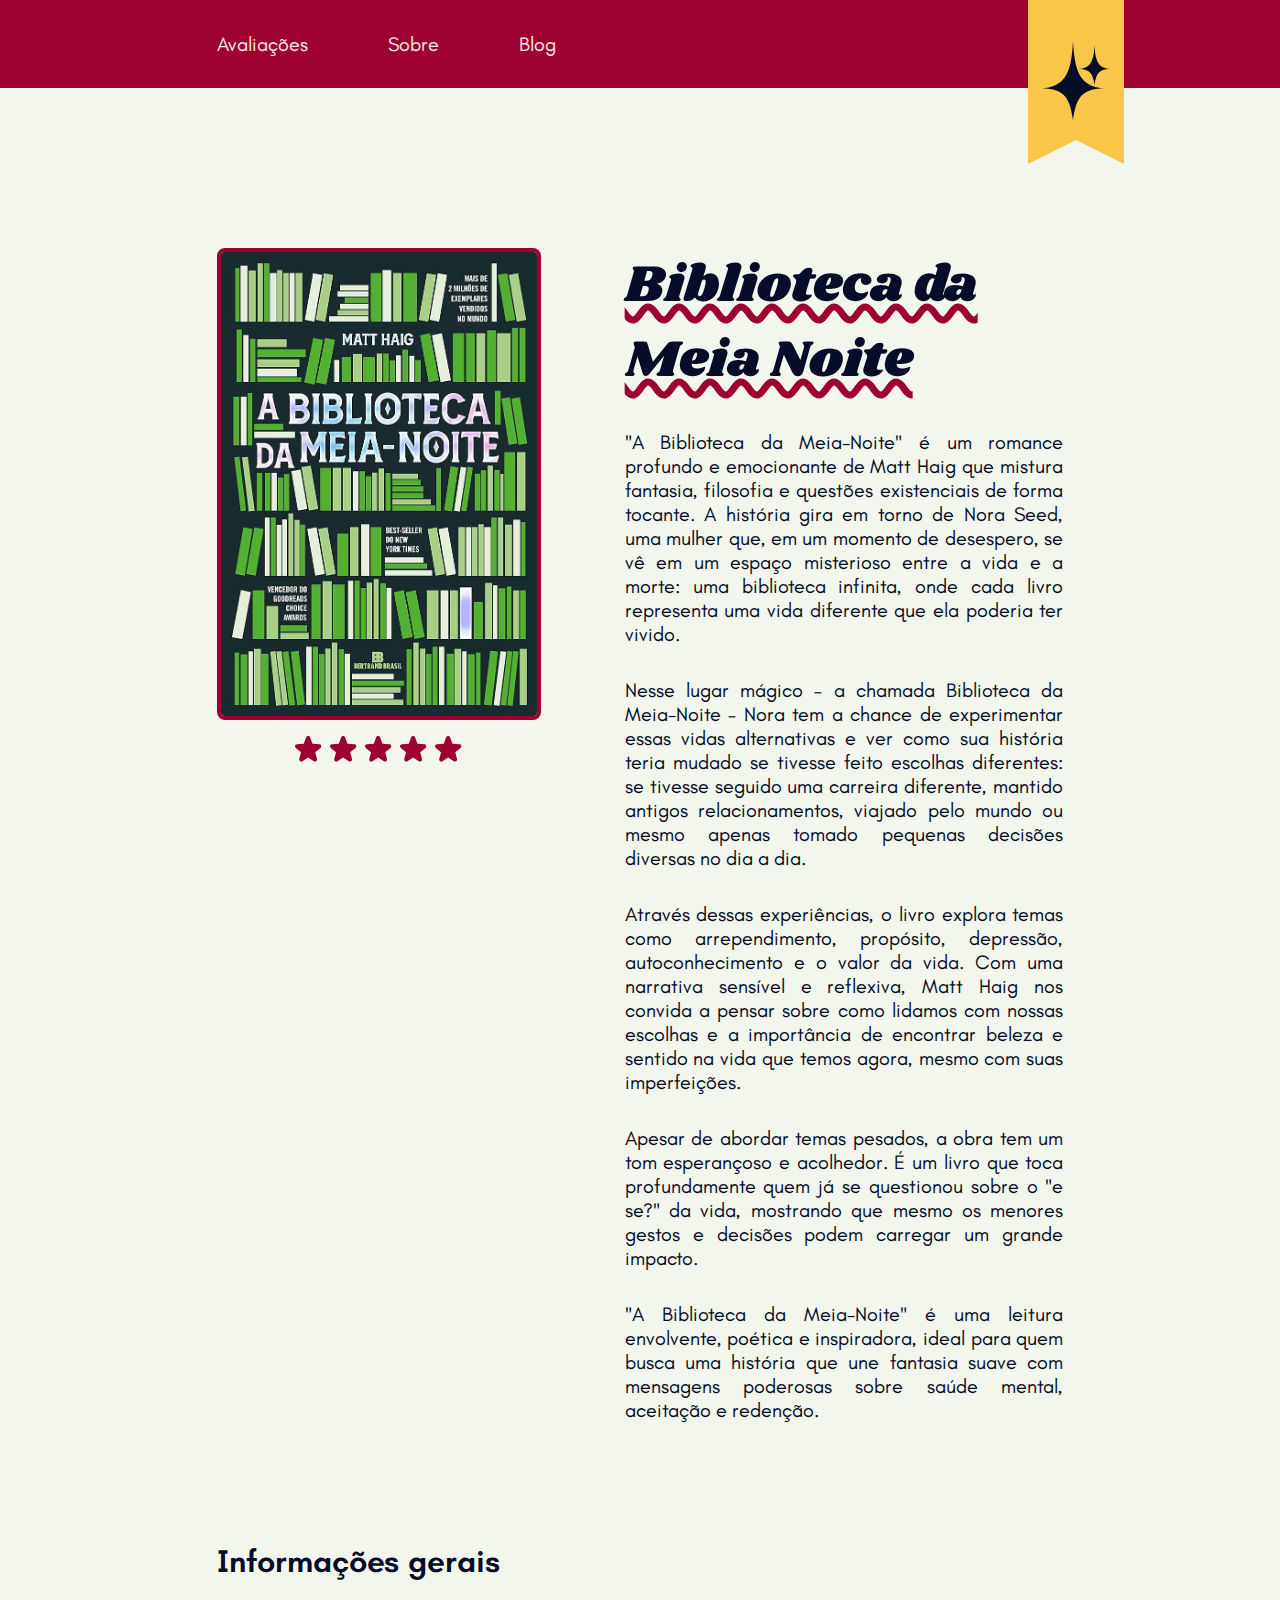
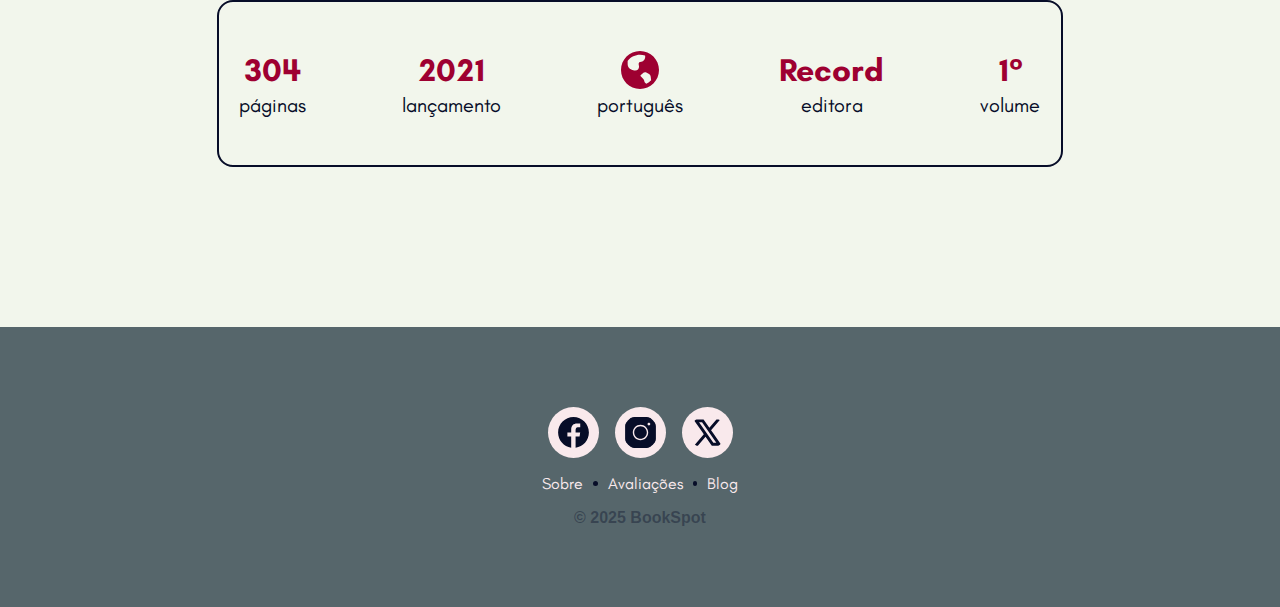
<file: avaliacao/3.html>
<!DOCTYPE html>
<html lang="pt-br">
<head>
    <meta charset="UTF-8">
    <meta name="viewport" content="width=device-width, initial-scale=1.0">
    <link rel="stylesheet" href="../styles/main.css">
    <link rel="stylesheet" href="../styles/avaliacao.css">
    <title>BookSpot - Biblioteca da Meia Noite</title>
</head>
<body class="font-teachers base-grid">
    <header class="base-grid">
        <nav>
            <ul>
                <a href="../avaliacoes.html"><li>Avaliações</li></a>
                <a href="../sobre.html"><li>Sobre</li></a>
                <a href="../blog.html"><li>Blog</li></a>
            </ul>
        </nav>
        <a href="../index.html" id="marcador">
                <!-- Desenho do marcador -->
                 <div id="desenho">
                     <svg width="68" height="79" viewBox="0 0 68 79" fill="none" xmlns="http://www.w3.org/2000/svg">
                         <path d="M30.9999 0C29.2195 34.7332 22.2404 44.8569 0 47.6054C23.0769 47.6054 27.8697 57.9488 31.0001 79C34.1305 57.9488 38.9231 47.6054 62 47.6054C39.7596 44.8569 32.7803 34.7332 30.9999 0Z" fill="#070D28"/>
                         <path d="M52.5 4C51.6098 21.5864 48.1202 26.7124 37 28.104C48.5384 28.104 50.9349 33.3412 52.5 44C54.0652 33.3412 56.4616 28.104 68 28.104C56.8798 26.7124 53.3902 21.5864 52.5 4Z" fill="#070D28"/>
                        </svg>
                    </div>
                <!-- Recorte do marcador -->
                <div id="recorte">
                    <div id="triangulo-esquerdo">
                    </div>
                    <div id="triangulo-direito">
                    </div>
                </div>
        </a>
    </header>
    <main>
        <!-- Seção que mostra as informações da análise -->
        <section id="review">
                    <div class="perfil-livro">
                        <img src="../images/biblioteca-da-meia-noite.jpg" alt="Biblioteca da Meia Noite">
                        <div class="estrelas">
                            <svg width="27" height="26" viewBox="0 0 27 26" fill="none" xmlns="http://www.w3.org/2000/svg">
                                <path d="M6.30225 25.6331C5.88631 25.6331 5.44848 25.4994 5.09822 25.2322C4.75321 24.9866 4.49056 24.6393 4.34572 24.2371C4.20088 23.8348 4.18081 23.3971 4.28824 22.9829L6.03955 16.3018L0.76372 11.9146C0.437331 11.646 0.199486 11.2824 0.0820971 10.8723C-0.0352923 10.4623 -0.0266106 10.0256 0.106977 9.62075C0.369674 8.79675 1.09209 8.21772 1.96775 8.17318L8.75409 7.81686L11.2059 1.35849C11.5124 0.534486 12.2786 0 13.1324 0C13.9861 0 14.7523 0.534486 15.0588 1.33622L17.5107 7.81686L24.3189 8.19545C24.738 8.21596 25.141 8.36547 25.4747 8.6242C25.8084 8.88293 26.057 9.23867 26.1875 9.64431C26.3181 10.0499 26.3244 10.4864 26.2057 10.8957C26.0871 11.3051 25.8489 11.6682 25.5229 11.9369L20.2252 16.2796L21.9765 22.9606C22.0815 23.3719 22.0623 23.8059 21.9215 24.2059C21.7806 24.606 21.5246 24.9536 21.1868 25.2035C20.849 25.4535 20.445 25.5941 20.0275 25.6072C19.61 25.6202 19.1983 25.5051 18.846 25.2767L13.1324 21.5131L7.41871 25.2767C7.06845 25.4994 6.6744 25.6331 6.30225 25.6331Z" fill="#9E0031"/>
                            </svg>
                            <svg width="27" height="26" viewBox="0 0 27 26" fill="none" xmlns="http://www.w3.org/2000/svg">
                                <path d="M6.30225 25.6331C5.88631 25.6331 5.44848 25.4994 5.09822 25.2322C4.75321 24.9866 4.49056 24.6393 4.34572 24.2371C4.20088 23.8348 4.18081 23.3971 4.28824 22.9829L6.03955 16.3018L0.76372 11.9146C0.437331 11.646 0.199486 11.2824 0.0820971 10.8723C-0.0352923 10.4623 -0.0266106 10.0256 0.106977 9.62075C0.369674 8.79675 1.09209 8.21772 1.96775 8.17318L8.75409 7.81686L11.2059 1.35849C11.5124 0.534486 12.2786 0 13.1324 0C13.9861 0 14.7523 0.534486 15.0588 1.33622L17.5107 7.81686L24.3189 8.19545C24.738 8.21596 25.141 8.36547 25.4747 8.6242C25.8084 8.88293 26.057 9.23867 26.1875 9.64431C26.3181 10.0499 26.3244 10.4864 26.2057 10.8957C26.0871 11.3051 25.8489 11.6682 25.5229 11.9369L20.2252 16.2796L21.9765 22.9606C22.0815 23.3719 22.0623 23.8059 21.9215 24.2059C21.7806 24.606 21.5246 24.9536 21.1868 25.2035C20.849 25.4535 20.445 25.5941 20.0275 25.6072C19.61 25.6202 19.1983 25.5051 18.846 25.2767L13.1324 21.5131L7.41871 25.2767C7.06845 25.4994 6.6744 25.6331 6.30225 25.6331Z" fill="#9E0031"/>
                            </svg>
                            <svg width="27" height="26" viewBox="0 0 27 26" fill="none" xmlns="http://www.w3.org/2000/svg">
                                <path d="M6.30225 25.6331C5.88631 25.6331 5.44848 25.4994 5.09822 25.2322C4.75321 24.9866 4.49056 24.6393 4.34572 24.2371C4.20088 23.8348 4.18081 23.3971 4.28824 22.9829L6.03955 16.3018L0.76372 11.9146C0.437331 11.646 0.199486 11.2824 0.0820971 10.8723C-0.0352923 10.4623 -0.0266106 10.0256 0.106977 9.62075C0.369674 8.79675 1.09209 8.21772 1.96775 8.17318L8.75409 7.81686L11.2059 1.35849C11.5124 0.534486 12.2786 0 13.1324 0C13.9861 0 14.7523 0.534486 15.0588 1.33622L17.5107 7.81686L24.3189 8.19545C24.738 8.21596 25.141 8.36547 25.4747 8.6242C25.8084 8.88293 26.057 9.23867 26.1875 9.64431C26.3181 10.0499 26.3244 10.4864 26.2057 10.8957C26.0871 11.3051 25.8489 11.6682 25.5229 11.9369L20.2252 16.2796L21.9765 22.9606C22.0815 23.3719 22.0623 23.8059 21.9215 24.2059C21.7806 24.606 21.5246 24.9536 21.1868 25.2035C20.849 25.4535 20.445 25.5941 20.0275 25.6072C19.61 25.6202 19.1983 25.5051 18.846 25.2767L13.1324 21.5131L7.41871 25.2767C7.06845 25.4994 6.6744 25.6331 6.30225 25.6331Z" fill="#9E0031"/>
                            </svg>
                            <svg width="27" height="26" viewBox="0 0 27 26" fill="none" xmlns="http://www.w3.org/2000/svg">
                                <path d="M6.30225 25.6331C5.88631 25.6331 5.44848 25.4994 5.09822 25.2322C4.75321 24.9866 4.49056 24.6393 4.34572 24.2371C4.20088 23.8348 4.18081 23.3971 4.28824 22.9829L6.03955 16.3018L0.76372 11.9146C0.437331 11.646 0.199486 11.2824 0.0820971 10.8723C-0.0352923 10.4623 -0.0266106 10.0256 0.106977 9.62075C0.369674 8.79675 1.09209 8.21772 1.96775 8.17318L8.75409 7.81686L11.2059 1.35849C11.5124 0.534486 12.2786 0 13.1324 0C13.9861 0 14.7523 0.534486 15.0588 1.33622L17.5107 7.81686L24.3189 8.19545C24.738 8.21596 25.141 8.36547 25.4747 8.6242C25.8084 8.88293 26.057 9.23867 26.1875 9.64431C26.3181 10.0499 26.3244 10.4864 26.2057 10.8957C26.0871 11.3051 25.8489 11.6682 25.5229 11.9369L20.2252 16.2796L21.9765 22.9606C22.0815 23.3719 22.0623 23.8059 21.9215 24.2059C21.7806 24.606 21.5246 24.9536 21.1868 25.2035C20.849 25.4535 20.445 25.5941 20.0275 25.6072C19.61 25.6202 19.1983 25.5051 18.846 25.2767L13.1324 21.5131L7.41871 25.2767C7.06845 25.4994 6.6744 25.6331 6.30225 25.6331Z" fill="#9E0031"/>
                            </svg>
                            <svg width="27" height="26" viewBox="0 0 27 26" fill="none" xmlns="http://www.w3.org/2000/svg">
                                <path d="M6.30225 25.6331C5.88631 25.6331 5.44848 25.4994 5.09822 25.2322C4.75321 24.9866 4.49056 24.6393 4.34572 24.2371C4.20088 23.8348 4.18081 23.3971 4.28824 22.9829L6.03955 16.3018L0.76372 11.9146C0.437331 11.646 0.199486 11.2824 0.0820971 10.8723C-0.0352923 10.4623 -0.0266106 10.0256 0.106977 9.62075C0.369674 8.79675 1.09209 8.21772 1.96775 8.17318L8.75409 7.81686L11.2059 1.35849C11.5124 0.534486 12.2786 0 13.1324 0C13.9861 0 14.7523 0.534486 15.0588 1.33622L17.5107 7.81686L24.3189 8.19545C24.738 8.21596 25.141 8.36547 25.4747 8.6242C25.8084 8.88293 26.057 9.23867 26.1875 9.64431C26.3181 10.0499 26.3244 10.4864 26.2057 10.8957C26.0871 11.3051 25.8489 11.6682 25.5229 11.9369L20.2252 16.2796L21.9765 22.9606C22.0815 23.3719 22.0623 23.8059 21.9215 24.2059C21.7806 24.606 21.5246 24.9536 21.1868 25.2035C20.849 25.4535 20.445 25.5941 20.0275 25.6072C19.61 25.6202 19.1983 25.5051 18.846 25.2767L13.1324 21.5131L7.41871 25.2767C7.06845 25.4994 6.6744 25.6331 6.30225 25.6331Z" fill="#9E0031"/>
                            </svg>
                        </div>
                    </div>
                    <div id="informacoes-livro">
                        <h1 class="font-shrikhand">Biblioteca da Meia Noite</h1>
                        <p>"A Biblioteca da Meia-Noite" é um romance profundo e emocionante de Matt Haig que mistura fantasia, filosofia e questões existenciais de forma tocante. A história gira em torno de Nora Seed, uma mulher que, em um momento de desespero, se vê em um espaço misterioso entre a vida e a morte: uma biblioteca infinita, onde cada livro representa uma vida diferente que ela poderia ter vivido.</p>
                        <p>Nesse lugar mágico – a chamada Biblioteca da Meia-Noite – Nora tem a chance de experimentar essas vidas alternativas e ver como sua história teria mudado se tivesse feito escolhas diferentes: se tivesse seguido uma carreira diferente, mantido antigos relacionamentos, viajado pelo mundo ou mesmo apenas tomado pequenas decisões diversas no dia a dia.</p>
                        <p>Através dessas experiências, o livro explora temas como arrependimento, propósito, depressão, autoconhecimento e o valor da vida. Com uma narrativa sensível e reflexiva, Matt Haig nos convida a pensar sobre como lidamos com nossas escolhas e a importância de encontrar beleza e sentido na vida que temos agora, mesmo com suas imperfeições.</p>
                        <p>Apesar de abordar temas pesados, a obra tem um tom esperançoso e acolhedor. É um livro que toca profundamente quem já se questionou sobre o "e se?" da vida, mostrando que mesmo os menores gestos e decisões podem carregar um grande impacto.</p>
                        <p>"A Biblioteca da Meia-Noite" é uma leitura envolvente, poética e inspiradora, ideal para quem busca uma história que une fantasia suave com mensagens poderosas sobre saúde mental, aceitação e redenção.</p>
                      
                    </div>
        </section>
        <!-- Seção exibindo dados relacionados ao livro mas não a review -->
        <section id="informacoes-gerais">
            <h3>Informações gerais</h3>
            <div>
                <div class="informacao">
                    <p class="destaque">304</p>
                    <p>páginas</p>
                </div>
                <div class="informacao">
                    <p class="destaque">2021</p>
                    <p>lançamento</p>
                </div>
                <div class="informacao">
                    <svg width="38" height="39" viewBox="0 0 38 39" fill="none" xmlns="http://www.w3.org/2000/svg">
                        <path d="M19 0.891113C29.4937 0.891113 38 9.39741 38 19.8911C38 30.3848 29.4937 38.8911 19 38.8911C8.5063 38.8911 0 30.3848 0 19.8911C0 9.39741 8.5063 0.891113 19 0.891113ZM22.8 22.5511L19.8284 24.928C19.7241 25.0115 19.6386 25.1161 19.5774 25.2349C19.5163 25.3536 19.4809 25.484 19.4735 25.6174C19.4662 25.7508 19.487 25.8843 19.5348 26.0091C19.5825 26.1338 19.656 26.2472 19.7505 26.3416L22.1046 28.6957C22.5605 29.1521 22.8926 29.7171 23.0698 30.3373L23.4023 31.502C23.5402 31.9907 23.7851 32.4425 24.1193 32.8247C24.4536 33.2069 24.8687 33.5099 25.3346 33.7117C27.1526 32.8775 28.7881 31.6927 30.1473 30.2252L29.7027 26.6589C29.6249 26.0384 29.3952 25.4468 29.0339 24.9364C28.6726 24.4259 28.191 24.0126 27.6317 23.7329L24.8387 22.3345C24.5137 22.1719 24.149 22.1059 23.7876 22.1442C23.4263 22.1826 23.0835 22.3238 22.8 22.5511ZM19 4.69111C16.6746 4.68956 14.3799 5.22226 12.2929 6.2481C10.206 7.27394 8.38262 8.76551 6.9635 10.6077L6.65 11.0276V14.2291C6.64976 15.3891 7.00342 16.5215 7.66374 17.4751C8.32407 18.4288 9.25964 19.1583 10.3455 19.5662L10.6837 19.6802L13.1347 20.4307C15.7434 21.2287 18.2837 19.1064 18.031 16.4483L17.9949 16.1728L17.6624 14.1797C17.5889 13.7382 17.6737 13.2849 17.9017 12.8998C18.1297 12.5147 18.4864 12.2224 18.9088 12.0745L19.114 12.0175L20.2768 11.7515C20.9366 11.6007 21.5594 11.3193 22.1086 10.9238C22.6578 10.5284 23.1223 10.0269 23.4745 9.44907C23.8268 8.8712 24.0597 8.22863 24.1595 7.55927C24.2594 6.88991 24.2242 6.20733 24.0559 5.55181C22.4315 4.98061 20.7219 4.68957 19 4.69111Z" fill="#9E0031"/>
                    </svg>
                    <p>português</p>
                </div>
                <div class="informacao">
                    <p class="destaque">Record</p>
                    <p>editora</p>
                </div>
                <div class="informacao">
                    <p class="destaque">1°</p>
                    <p>volume</p>
                </div>
            </div>
        </section>
    </main>

    <footer>
        <div id="redes-sociais">
            <!-- Icones das redes sociais -->
            <svg class="social-icon" xmlns="http://www.w3.org/2000/svg" width="35" height="35" viewBox="0 0 50 50">
                <path d="M25,3C12.85,3,3,12.85,3,25c0,11.03,8.125,20.137,18.712,21.728V30.831h-5.443v-5.783h5.443v-3.848 c0-6.371,3.104-9.168,8.399-9.168c2.536,0,3.877,0.188,4.512,0.274v5.048h-3.612c-2.248,0-3.033,2.131-3.033,4.533v3.161h6.588 l-0.894,5.783h-5.694v15.944C38.716,45.318,47,36.137,47,25C47,12.85,37.15,3,25,3z" fill="#070D28"></path>
            </svg>
            <svg class="social-icon" xmlns="http://www.w3.org/2000/svg" width="35" height="35" viewBox="0 0 50 50">
                <path d="M 16 3 C 8.83 3 3 8.83 3 16 L 3 34 C 3 41.17 8.83 47 16 47 L 34 47 C 41.17 47 47 41.17 47 34 L 47 16 C 47 8.83 41.17 3 34 3 L 16 3 z M 37 11 C 38.1 11 39 11.9 39 13 C 39 14.1 38.1 15 37 15 C 35.9 15 35 14.1 35 13 C 35 11.9 35.9 11 37 11 z M 25 14 C 31.07 14 36 18.93 36 25 C 36 31.07 31.07 36 25 36 C 18.93 36 14 31.07 14 25 C 14 18.93 18.93 14 25 14 z M 25 16 C 20.04 16 16 20.04 16 25 C 16 29.96 20.04 34 25 34 C 29.96 34 34 29.96 34 25 C 34 20.04 29.96 16 25 16 z" fill="#070D28"></path>
            </svg>
            <svg class="social-icon" xmlns="http://www.w3.org/2000/svg" width="35" height="35" viewBox="0 0 24 24">
                <path d="M 2.3671875 3 L 9.4628906 13.140625 L 2.7402344 21 L 5.3808594 21 L 10.644531 14.830078 L 14.960938 21 L 21.871094 21 L 14.449219 10.375 L 20.740234 3 L 18.140625 3 L 13.271484 8.6875 L 9.2988281 3 L 2.3671875 3 z M 6.2070312 5 L 8.2558594 5 L 18.033203 19 L 16.001953 19 L 6.2070312 5 z" fill="#070D28"></path>
            </svg>
        </div>
        <div id="links">
            <a href="../sobre.html">Sobre</a>
            <div class="divisor"></div>
            <a href="../avaliacoes.html">Avaliações</a>
            <div class="divisor"></div>
            <a href="../blog.html">Blog</a>
        </div>
        <div>
            <p id="direitos">© 2025 BookSpot</p>
        </div>
    </footer>
</body>
</html>
</file>
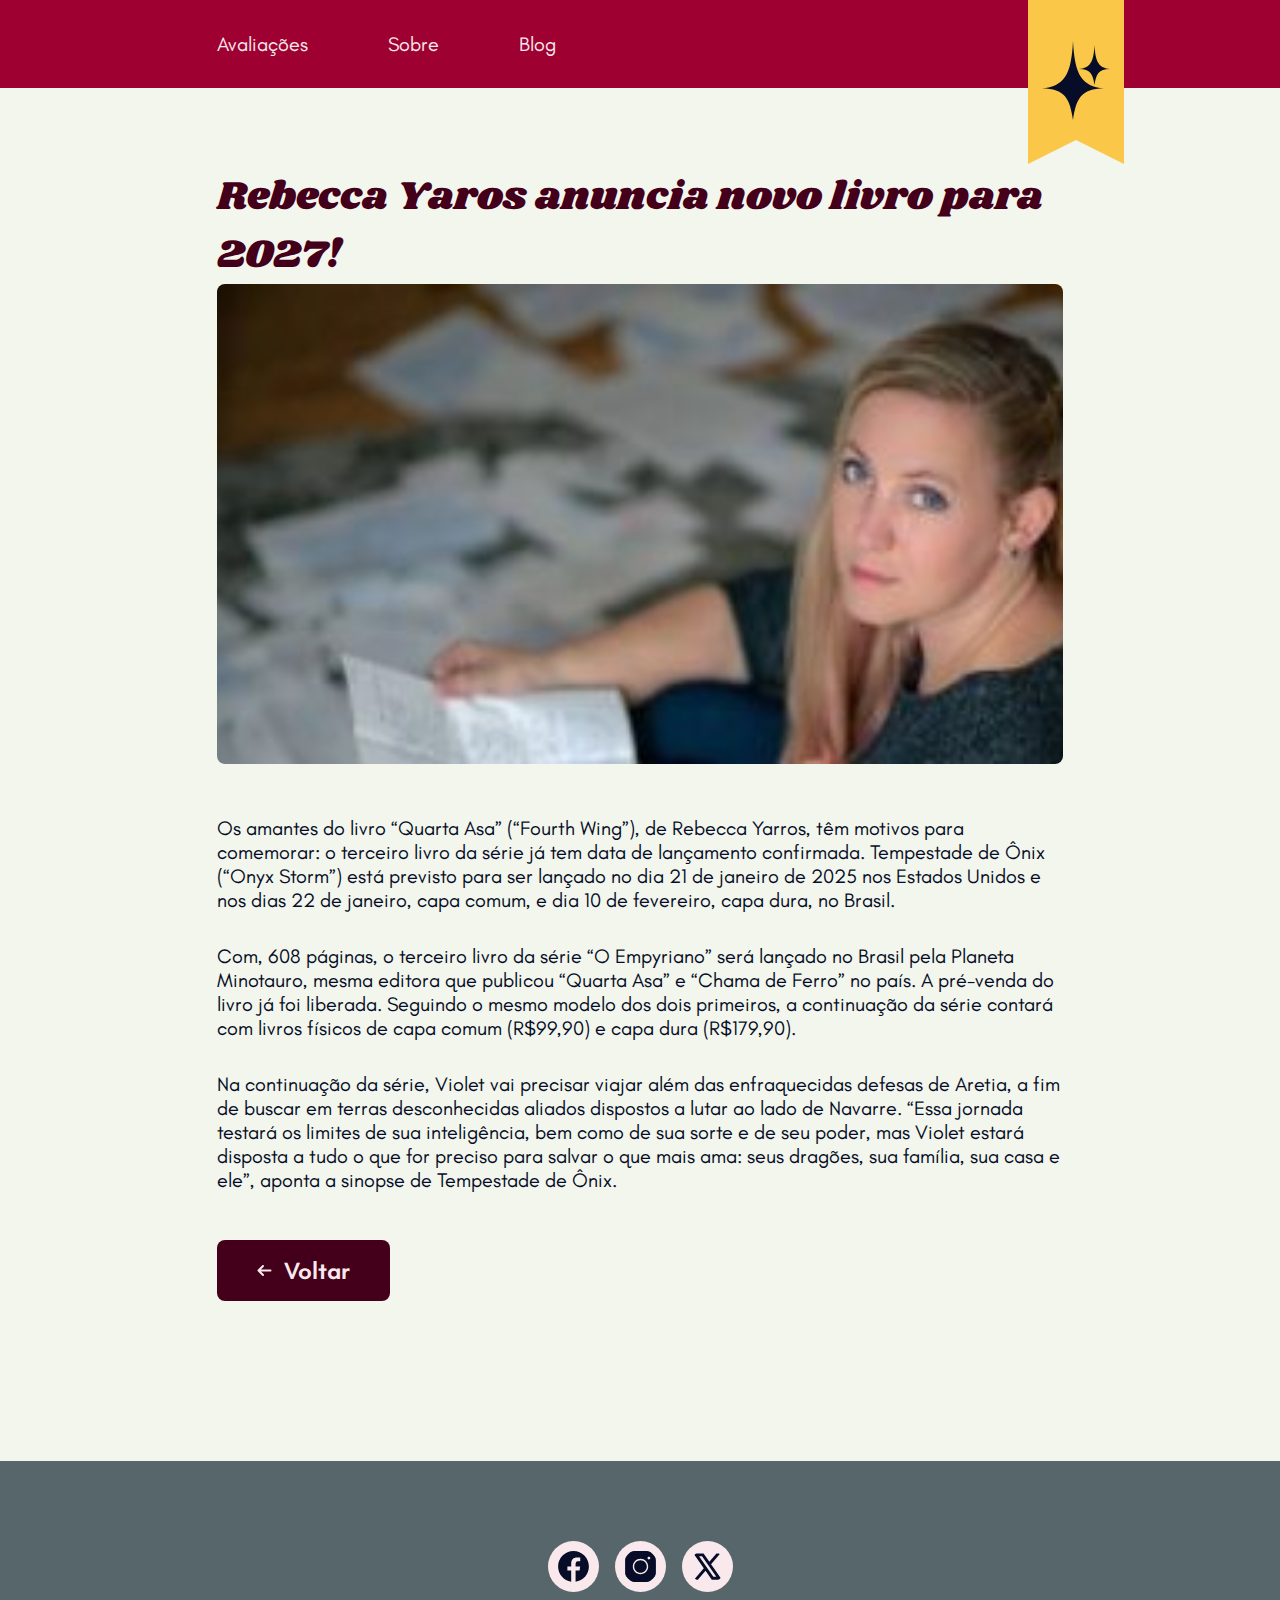
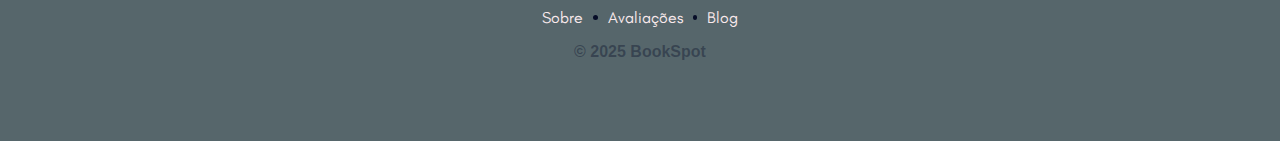
<file: blog/1.html>
<!DOCTYPE html>
<html lang="pt-br">
<head>
    <meta charset="UTF-8">
    <meta name="viewport" content="width=device-width, initial-scale=1.0">
    <link rel="stylesheet" href="../styles/main.css">
    <link rel="stylesheet" href="../styles/artigo.css">
    <title>BookSpot</title>
</head>
<body class="font-teachers base-grid">
    <header class="base-grid">
        <nav>
            <ul>
                <a href="../avaliacoes.html"><li>Avaliações</li></a>
                <a href="../sobre.html"><li>Sobre</li></a>
                <a href="../blog.html"><li>Blog</li></a>
            </ul>
        </nav>
        <a href="../index.html" id="marcador">
                <!-- Desenho do marcador -->
                 <div id="desenho">
                     <svg width="68" height="79" viewBox="0 0 68 79" fill="none" xmlns="http://www.w3.org/2000/svg">
                         <path d="M30.9999 0C29.2195 34.7332 22.2404 44.8569 0 47.6054C23.0769 47.6054 27.8697 57.9488 31.0001 79C34.1305 57.9488 38.9231 47.6054 62 47.6054C39.7596 44.8569 32.7803 34.7332 30.9999 0Z" fill="#070D28"/>
                         <path d="M52.5 4C51.6098 21.5864 48.1202 26.7124 37 28.104C48.5384 28.104 50.9349 33.3412 52.5 44C54.0652 33.3412 56.4616 28.104 68 28.104C56.8798 26.7124 53.3902 21.5864 52.5 4Z" fill="#070D28"/>
                        </svg>
                    </div>
                <!-- Recorte do marcador -->
                <div id="recorte">
                    <div id="triangulo-esquerdo">
                    </div>
                    <div id="triangulo-direito">
                    </div>
                </div>
        </a>
    </header>
    <main>
            <h2 class="font-shrikhand">Rebecca Yaros anuncia novo livro para 2027!</h2>
            <img src="../images/rebecca.jpeg" alt="Rebecca Yaros">
            <div id="conteudo-artigo">
                <p>Os amantes do livro “Quarta Asa” (“Fourth Wing”), de Rebecca Yarros, têm motivos para comemorar: o terceiro livro da série já tem data de lançamento confirmada. Tempestade de Ônix (“Onyx Storm”) está previsto para ser lançado no dia 21 de janeiro de 2025 nos Estados Unidos e nos dias 22 de janeiro, capa comum, e dia 10 de fevereiro, capa dura, no Brasil.</p>
                <p>Com, 608 páginas, o terceiro livro da série “O Empyriano” será lançado no Brasil pela Planeta Minotauro, mesma editora que publicou “Quarta Asa” e “Chama de Ferro” no país. A pré-venda do livro já foi liberada. Seguindo o mesmo modelo dos dois primeiros, a continuação da série contará com livros físicos de capa comum (R$99,90) e capa dura (R$179,90).</p>
                <p>Na continuação da série, Violet vai precisar viajar além das enfraquecidas defesas de Aretia, a fim de buscar em terras desconhecidas aliados dispostos a lutar ao lado de Navarre. “Essa jornada testará os limites de sua inteligência, bem como de sua sorte e de seu poder, mas Violet estará disposta a tudo o que for preciso para salvar o que mais ama: seus dragões, sua família, sua casa e ele”, aponta a sinopse de Tempestade de Ônix.</p>
            </div>
            <a class="button-inverse" href="../blog.html">
                <!-- Ícone do Iconify de seta para direita -->
                <svg xmlns="http://www.w3.org/2000/svg" width="15" height="15" viewBox="0 0 15 15"><path fill="currentColor" d="M8.293 2.293a1 1 0 0 1 1.414 0l4.5 4.5a1 1 0 0 1 0 1.414l-4.5 4.5a1 1 0 0 1-1.414-1.414L11 8.5H1.5a1 1 0 0 1 0-2H11L8.293 3.707a1 1 0 0 1 0-1.414"/></svg>
                Voltar
            </a>
    </main>

    <footer>
        <div id="redes-sociais">
            <!-- Icones das redes sociais -->
            <svg class="social-icon" xmlns="http://www.w3.org/2000/svg" width="35" height="35" viewBox="0 0 50 50">
                <path d="M25,3C12.85,3,3,12.85,3,25c0,11.03,8.125,20.137,18.712,21.728V30.831h-5.443v-5.783h5.443v-3.848 c0-6.371,3.104-9.168,8.399-9.168c2.536,0,3.877,0.188,4.512,0.274v5.048h-3.612c-2.248,0-3.033,2.131-3.033,4.533v3.161h6.588 l-0.894,5.783h-5.694v15.944C38.716,45.318,47,36.137,47,25C47,12.85,37.15,3,25,3z" fill="#070D28"></path>
            </svg>
            <svg class="social-icon" xmlns="http://www.w3.org/2000/svg" width="35" height="35" viewBox="0 0 50 50">
                <path d="M 16 3 C 8.83 3 3 8.83 3 16 L 3 34 C 3 41.17 8.83 47 16 47 L 34 47 C 41.17 47 47 41.17 47 34 L 47 16 C 47 8.83 41.17 3 34 3 L 16 3 z M 37 11 C 38.1 11 39 11.9 39 13 C 39 14.1 38.1 15 37 15 C 35.9 15 35 14.1 35 13 C 35 11.9 35.9 11 37 11 z M 25 14 C 31.07 14 36 18.93 36 25 C 36 31.07 31.07 36 25 36 C 18.93 36 14 31.07 14 25 C 14 18.93 18.93 14 25 14 z M 25 16 C 20.04 16 16 20.04 16 25 C 16 29.96 20.04 34 25 34 C 29.96 34 34 29.96 34 25 C 34 20.04 29.96 16 25 16 z" fill="#070D28"></path>
            </svg>
            <svg class="social-icon" xmlns="http://www.w3.org/2000/svg" width="35" height="35" viewBox="0 0 24 24">
                <path d="M 2.3671875 3 L 9.4628906 13.140625 L 2.7402344 21 L 5.3808594 21 L 10.644531 14.830078 L 14.960938 21 L 21.871094 21 L 14.449219 10.375 L 20.740234 3 L 18.140625 3 L 13.271484 8.6875 L 9.2988281 3 L 2.3671875 3 z M 6.2070312 5 L 8.2558594 5 L 18.033203 19 L 16.001953 19 L 6.2070312 5 z" fill="#070D28"></path>
            </svg>
        </div>
        <div id="links">
            <a href="../sobre.html">Sobre</a>
            <div class="divisor"></div>
            <a href="../avaliacoes.html">Avaliações</a>
            <div class="divisor"></div>
            <a href="../blog.html">Blog</a>
        </div>
        <div>
            <p id="direitos">© 2025 BookSpot</p>
        </div>
    </footer>
</body>
</html>
</file>
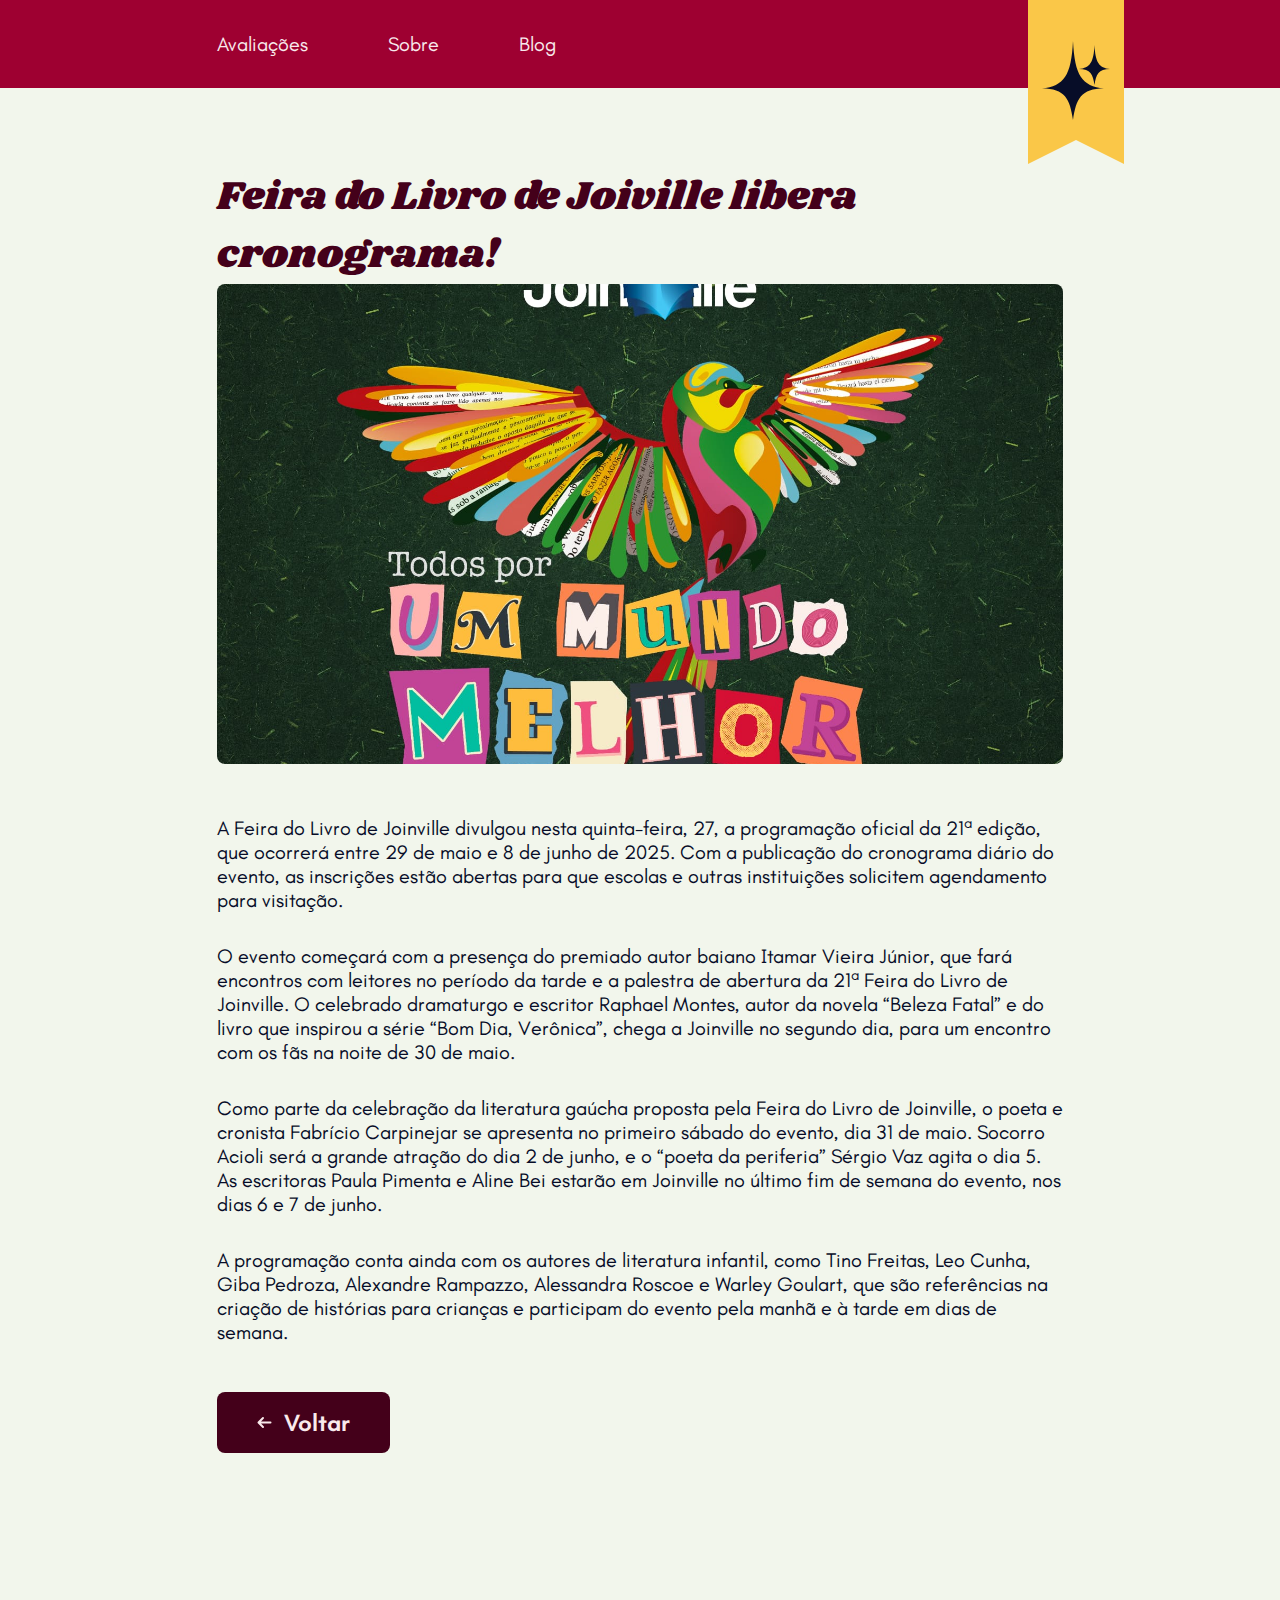
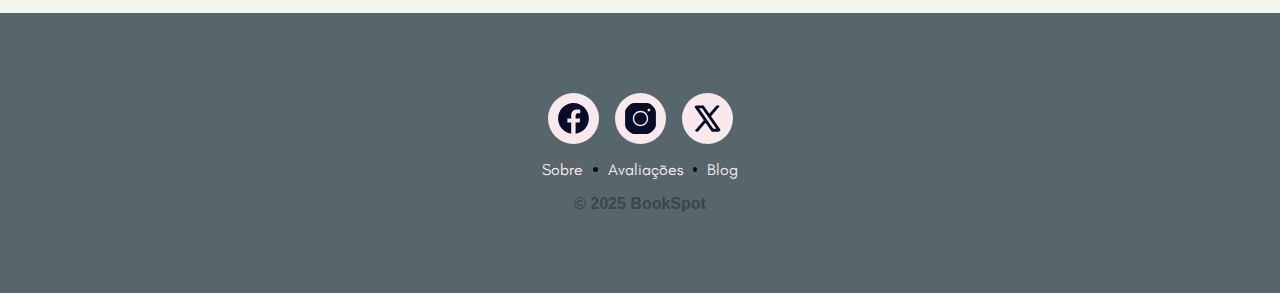
<file: blog/2.html>
<!DOCTYPE html>
<html lang="pt-br">
<head>
    <meta charset="UTF-8">
    <meta name="viewport" content="width=device-width, initial-scale=1.0">
    <link rel="stylesheet" href="../styles/main.css">
    <link rel="stylesheet" href="../styles/artigo.css">
    <title>BookSpot</title>
</head>
<body class="font-teachers base-grid">
    <header class="base-grid">
        <nav>
            <ul>
                <a href="../avaliacoes.html"><li>Avaliações</li></a>
                <a href="../sobre.html"><li>Sobre</li></a>
                <a href="../blog.html"><li>Blog</li></a>
            </ul>
        </nav>
        <a href="../index.html" id="marcador">
                <!-- Desenho do marcador -->
                 <div id="desenho">
                     <svg width="68" height="79" viewBox="0 0 68 79" fill="none" xmlns="http://www.w3.org/2000/svg">
                         <path d="M30.9999 0C29.2195 34.7332 22.2404 44.8569 0 47.6054C23.0769 47.6054 27.8697 57.9488 31.0001 79C34.1305 57.9488 38.9231 47.6054 62 47.6054C39.7596 44.8569 32.7803 34.7332 30.9999 0Z" fill="#070D28"/>
                         <path d="M52.5 4C51.6098 21.5864 48.1202 26.7124 37 28.104C48.5384 28.104 50.9349 33.3412 52.5 44C54.0652 33.3412 56.4616 28.104 68 28.104C56.8798 26.7124 53.3902 21.5864 52.5 4Z" fill="#070D28"/>
                        </svg>
                    </div>
                <!-- Recorte do marcador -->
                <div id="recorte">
                    <div id="triangulo-esquerdo">
                    </div>
                    <div id="triangulo-direito">
                    </div>
                </div>
        </a>
    </header>
    <main>
        <h2 class="font-shrikhand">Feira do Livro de Joiville libera cronograma!</h2>
        <img src="../images/feira-do-livro-joinville.jpg" alt="Rebecca Yaros">
        <div id="conteudo-artigo">
            <p>A Feira do Livro de Joinville divulgou nesta quinta-feira, 27, a programação oficial da 21ª edição, que ocorrerá entre 29 de maio e 8 de junho de 2025. Com a publicação do cronograma diário do evento, as inscrições estão abertas para que escolas e outras instituições solicitem agendamento para visitação.</p>
            <p>O evento começará com a presença do premiado autor baiano Itamar Vieira Júnior, que fará encontros com leitores no período da tarde e a palestra de abertura da 21ª Feira do Livro de Joinville. O celebrado dramaturgo e escritor Raphael Montes, autor da novela “Beleza Fatal” e do livro que inspirou a série “Bom Dia, Verônica”, chega a Joinville no segundo dia, para um encontro com os fãs na noite de 30 de maio.</p>
            <p>Como parte da celebração da literatura gaúcha proposta pela Feira do Livro de Joinville, o poeta e cronista Fabrício Carpinejar se apresenta no primeiro sábado do evento, dia 31 de maio. Socorro Acioli será a grande atração do dia 2 de junho, e o “poeta da periferia” Sérgio Vaz agita o dia 5. As escritoras Paula Pimenta e Aline Bei estarão em Joinville no último fim de semana do evento, nos dias 6 e 7 de junho.</p>
            <p>A programação conta ainda com os autores de literatura infantil, como Tino Freitas, Leo Cunha, Giba Pedroza, Alexandre Rampazzo, Alessandra Roscoe e Warley Goulart, que são referências na criação de histórias para crianças e participam do evento pela manhã e à tarde em dias de semana.</p>
        </div>
        <a class="button-inverse" href="../blog.html">
            <!-- Ícone do Iconify de seta para direita -->
            <svg xmlns="http://www.w3.org/2000/svg" width="15" height="15" viewBox="0 0 15 15"><path fill="currentColor" d="M8.293 2.293a1 1 0 0 1 1.414 0l4.5 4.5a1 1 0 0 1 0 1.414l-4.5 4.5a1 1 0 0 1-1.414-1.414L11 8.5H1.5a1 1 0 0 1 0-2H11L8.293 3.707a1 1 0 0 1 0-1.414"/></svg>
            Voltar
        </a>
    </main>

    <footer>
        <div id="redes-sociais">
            <!-- Icones das redes sociais -->
            <svg class="social-icon" xmlns="http://www.w3.org/2000/svg" width="35" height="35" viewBox="0 0 50 50">
                <path d="M25,3C12.85,3,3,12.85,3,25c0,11.03,8.125,20.137,18.712,21.728V30.831h-5.443v-5.783h5.443v-3.848 c0-6.371,3.104-9.168,8.399-9.168c2.536,0,3.877,0.188,4.512,0.274v5.048h-3.612c-2.248,0-3.033,2.131-3.033,4.533v3.161h6.588 l-0.894,5.783h-5.694v15.944C38.716,45.318,47,36.137,47,25C47,12.85,37.15,3,25,3z" fill="#070D28"></path>
            </svg>
            <svg class="social-icon" xmlns="http://www.w3.org/2000/svg" width="35" height="35" viewBox="0 0 50 50">
                <path d="M 16 3 C 8.83 3 3 8.83 3 16 L 3 34 C 3 41.17 8.83 47 16 47 L 34 47 C 41.17 47 47 41.17 47 34 L 47 16 C 47 8.83 41.17 3 34 3 L 16 3 z M 37 11 C 38.1 11 39 11.9 39 13 C 39 14.1 38.1 15 37 15 C 35.9 15 35 14.1 35 13 C 35 11.9 35.9 11 37 11 z M 25 14 C 31.07 14 36 18.93 36 25 C 36 31.07 31.07 36 25 36 C 18.93 36 14 31.07 14 25 C 14 18.93 18.93 14 25 14 z M 25 16 C 20.04 16 16 20.04 16 25 C 16 29.96 20.04 34 25 34 C 29.96 34 34 29.96 34 25 C 34 20.04 29.96 16 25 16 z" fill="#070D28"></path>
            </svg>
            <svg class="social-icon" xmlns="http://www.w3.org/2000/svg" width="35" height="35" viewBox="0 0 24 24">
                <path d="M 2.3671875 3 L 9.4628906 13.140625 L 2.7402344 21 L 5.3808594 21 L 10.644531 14.830078 L 14.960938 21 L 21.871094 21 L 14.449219 10.375 L 20.740234 3 L 18.140625 3 L 13.271484 8.6875 L 9.2988281 3 L 2.3671875 3 z M 6.2070312 5 L 8.2558594 5 L 18.033203 19 L 16.001953 19 L 6.2070312 5 z" fill="#070D28"></path>
            </svg>
        </div>
        <div id="links">
            <a href="../sobre.html">Sobre</a>
            <div class="divisor"></div>
            <a href="../avaliacoes.html">Avaliações</a>
            <div class="divisor"></div>
            <a href="../blog.html">Blog</a>
        </div>
        <div>
            <p id="direitos">© 2025 BookSpot</p>
        </div>
    </footer>
</body>
</html>
</file>
<file: styles/main.css>
/* Arquivo CSS que definirá estilização que será utilizada no resto das páginas */

@import url('https://fonts.googleapis.com/css2?family=Shrikhand&family=Teachers:ital,wght@0,400..800;1,400..800&display=swap');

/* Definição de variáveis que serão comuns pelo site */

:root {
    --primary: #9E0031;
    --secondary: #44001A;
    --terciary: #FAC748;
    --quartiary: #56666B;
    --quintenary: #F9E9EC;
    --black: #070D28;
}

/* Classes para font-family */

.font-shrikhand {
    font-family: "Shrikhand", serif;
}

.font-teachers {
    font-family: "Teachers", sans-serif;
}

/* Resetando CSS dos elementos */

* {
    padding: 0;
    margin: 0;
}

/* Valores padrões */

body {
    font-weight: 400;
    background-color: #F2F6EC;
    color: var(--black);
}

::selection {
    color: var(--quintenary);
    background: var(--secondary);
  }

/* Grid base */

.base-grid {
    display: grid;
    grid-template-columns: repeat(6, 1fr);
    column-gap: 1.25rem;
}

/* Estilização do header */

header {
    background-color: var(--primary);
    font-size: 1.25rem;
    position: relative;
    grid-column: 1 / -1;
    padding: 2rem 0;
}

header nav {
    grid-column: 2 / -1;
}

header ul {
    display: flex;
    list-style: none;
    gap: 5rem;
}

header a {
    color: var(--quintenary);
    text-decoration: none;
}

header a:active {
    color: var(--secondary);
}

header a:hover {
    text-decoration: underline;
    text-underline-offset: 8px;
    text-decoration-thickness: 1px;
}

#marcador {
    position: absolute;
    right: 9.75rem;
    width: fit-content;
    display: flex;
    flex-direction: column;
}

#marcador:hover #desenho {
    height: 11.75rem;
}

#desenho {
    width: 100%;
    display: flex;
    justify-content: center;
    align-items: end;
    padding-bottom: 1.25rem;
    background-color: var(--terciary);
    height: 7.5rem;
    transition: cubic-bezier(0.175, 0.885, 0.32, 1.275);
    transition-duration: 0.5s;
}

#recorte {
    display: flex;
}

#triangulo-esquerdo {
    border-bottom: solid 1.5rem transparent;
    border-left: solid 3rem var(--terciary);
}

#triangulo-direito {
    border-bottom: solid 1.5rem transparent;
    border-right: solid 3rem var(--terciary);
}

/* Estilização do footer */
footer {
    background: var(--quartiary);
    grid-column: 1 / -1;
    display: flex;
    justify-content: center;
    flex-direction: column;
    align-items: center;
    gap: 1rem;
    padding: 5rem 0;
}

footer div {
    display: flex;
    justify-content: center;
    align-items: center;
}

footer p {
    padding: 0 5rem;
    color: var(--quintenary);
    font-size: 1rem;
}

#direitos {
    color: #070d2862;
    font-family: "teacher", sans-serif;
    font-weight: 600;
}

#links{
    display: flex;
    align-items: center;
    gap: 10px;
}

#links a {
    color: var(--quintenary);
    padding: 0px 0px;
    text-decoration: none;
}

#links a:hover {
    text-decoration: underline;
    text-underline-offset: 8px;
    text-decoration-thickness: 1px;
}

.divisor {
    width: 0.3rem;
    height: 0.3rem;
    background-color: #070D28;
    border-radius: 100%;
}

#redes-sociais {
    display: flex;
    gap: 1rem;
}

.social-icon {
    padding: 0.5rem;
    border-radius: 90%;
    background-color: #F9E9EC;
    cursor: pointer;
}


/* Estilização padrão do conteúdo principal */

main {
    grid-column: 2 / -2;
    margin-bottom: 10rem;
}

.button, .button-inverse {
    display: flex;
    align-items: center;
    justify-content: space-between;
    gap: 0.75rem;
    border-radius: 0.5rem;
    padding: 1rem 2.5rem;
    font-size: 1.5rem;
    font-weight: 600;
    background-color: var(--secondary);
    color: var(--quintenary);
    text-decoration: none;
    transition: ease-in-out;
    transition-duration: 0.5s;
}

.button:hover {
    background-color: #77002D;
    gap: 1.5rem;
    padding-right: 1.75rem;
}

.button-inverse:hover {
    background-color: #77002D;
    gap: 1.5rem;
    padding-left: 1.75rem;
}
</file>
<file: styles/home.css>
/* Estilização da página de home */

main {
    margin-top: 5rem;
}

/* Estilização do banner do site */

#banner {
    display: flex;
    align-items: center;
    justify-content: space-between;
    padding-left: 2.25rem;
    margin-bottom: 7.5rem;
}

#banner h1 {
    font-size: 5.9rem;
    font-weight: 400;
}

#banner p {
    margin-top: -2.5rem;
    font-size: 2.6rem;
    font-weight: 500;
}

hr {
    width: 100%;
    color: var(--quartiary);
}

/* Estilização da chamada da página */

#chamada {
    display: flex;
    flex-direction: column;
    gap: 2rem;
    align-items: center;
    margin-top: 4rem;
    text-align: center;
}

#chamada h2 {
    font-size: 3rem;
    font-weight: 400;
}

#chamada p {
    font-size: 1.5rem;
}

/* Estilização da avaliação da página */

#avaliacao {
    padding-top: 8rem;
    display: flex;
    flex-direction: row;
    align-items: center;
    gap: 2rem;
}

#avaliacao div {
    display: flex;
    flex-direction: column;
    align-items: center;
    justify-content: space-between;
    height: 100%;
}

#avaliacao p {
    text-align: center;
    font-size: 1.5rem;
    margin-right: 4rem;
}

#avaliacao img {
    border-radius: 9999px;
    width: 12rem;
    height: 12rem;
    border: solid #FD6161 12px;
}

#avaliacao span {
    color: var(--primary);
    font-weight: 700;
}

#marca-esquerda {
    transform: rotate(180deg);
    transform: scaleX(-1);
    align-self: flex-end;
}

#marca-direita {
    margin-left: -4rem;
    transform: scaleX(1);
    align-self: flex-start;
}
</file>
<file: styles/avaliacoes.css>
/* Estilização da página de avaliações */


main {
    margin-top: 4rem;
}

#todas-avaliacoes h1 {
    font-size: 3rem;
    font-weight: 400;
}

#todas-avaliacoes #titulo {
    display: flex;
    gap: 0.5rem;
    align-items: center;
}

#avaliacoes {
    margin-top: 5rem;
    display: flex;
    flex-direction: column;
    align-items: center;
    padding: 0 10rem;
    gap: 6rem;
}

.avaliacao {
    display: flex;
    gap: 1.5rem;
}

.perfil-livro {
    display: flex;
    flex-direction: column;
    align-items: center;
}

.perfil-livro img {
    z-index: 9999;
    width: 9.75rem;
    height: 14.25rem;
    border: 0.25rem solid var(--primary);
    border-radius: 0.5rem;
}

.perfil-livro a {
    margin-top: -4rem;
    width: 7rem;
    height: 7rem;
    border: 0.25rem solid var(--primary);
    border-radius: 9999px;
    display: flex;
    align-items: end;
    justify-content: center;
    padding-bottom: 1rem;
    box-sizing: border-box;
    cursor: pointer;
}

.informacoes-livro {
    display: flex;
    flex-direction: column;
    gap: 1.5rem;
}

.informacoes-livro h3 {
    font-size: 2.25rem;
    font-weight: 400;
    text-decoration: underline;
    text-decoration-style: wavy;
    text-decoration-color: var(--primary);
    offset: 25%;
    text-decoration-thickness: 13%;
    text-decoration-skip-ink: auto;
}

.informacoes-livro p {
    text-align: justify;
    font-weight: 400;
    font-size: 1.25rem;
}

.estrelas {
    display: flex;
    gap: 8px;
}


#flecha-titulo {
    transition: transform 200ms ease-in-out;
}

#flecha-titulo:hover {
    transform: translateX(-8px);
}
</file>
<file: styles/blog.css>
/* Estilização da página de blog */

main {
    margin-top: 5rem;
}

h2 {
    font-size: 2.25rem;
    font-weight: 400;
    text-align: center;
}

#ultimas-noticias {
    display: flex;
    flex-direction: column;
    gap: 6rem;
    align-items: center;
}

.artigo {
    display: flex;
    flex-direction: column;
    align-items: flex-start;
    gap: 1rem;
    width: 44rem;
}

.artigo img {
    object-fit: cover;
    object-position: center;
    margin-bottom: 1.5rem;
    height: 20rem;
    width: 100%;
    border-radius: 0.5rem;
}

.artigo h3 {
    font-weight: 400;
    font-size: 2rem;
    color: var(--secondary);
}

.artigo p {
    font-size: 1.25rem;
}
</file>
<file: styles/sobre.css>
/* Estilização da página de sobre */

main {
    margin-top: 10rem;
    display: flex;
    flex-direction: column;
    align-items: center;
    gap: 2.5rem;
}

main>p {
    text-align: center;
    font-size: 1.5rem;
}

#staff {
    width: 100%;
    position: relative;
    display: flex;
    align-items: center;
    justify-content: space-between;
    gap: 1rem;
}

#staff hr {
    border: var(--terciary) 0.125rem solid;
    z-index: -1;
    position: absolute;
    width: 100%;
}

#staff img {
    width: 8rem;
    height: 8rem;
    border-radius: 9999px;
    cursor: pointer;
    transition: transform 0.2s ease;
}

#staff img:hover {
    transform: scale(1.1);
}

#texto-staff {
    padding: 2rem 0;
    text-align: center;
}

#texto-staff p {
    padding-top: 1rem;
    font-size: 1.4rem;
}

#texto-staff h2 {
    font-size: 2rem;
}
</file>
<file: styles/avaliacao.css>
/* Estilização da página de uma avaliação específica */

main {
    margin-top: 10rem;
}

/* Estilização da seção de informações da análise */

#review {
    display: flex;
    justify-content: space-between;
    gap: 5.25rem;
}

#review h1 {
    font-size: 3.25rem;
    font-weight: 400;
    text-decoration: underline;
    text-decoration-style: wavy;
    text-decoration-color: var(--primary);
    offset: 25%;
    text-decoration-thickness: 13%;
    text-decoration-skip-ink: auto;
}

#review p {
    text-align: justify;
    font-weight: 400;
    font-size: 1.25rem;
}

.perfil-livro {
    display: flex;
    flex-direction: column;
    gap: 1rem;
    align-items: center;
}

.perfil-livro img {
    width: 19.75rem;
    height: 29rem;
    border: 0.25rem solid var(--primary);
    border-radius: 0.5rem;
}

.estrelas {
    display: flex;
    gap: 8px;
}

#informacoes-livro {
    display: flex;
    flex-direction: column;
    gap: 2rem;
}

#informacoes-gerais {
    margin-top: 7.5rem;
}

/* Estilização da seção de informações gerais */

#informacoes-gerais h3 {
    font-weight: 600;
    font-size: 2rem;
}

#informacoes-gerais > div {
    padding: 3rem 0;
    margin-top: 1.25rem;
    border: 0.125rem solid var(--black);
    border-radius: 1rem;
    font-size: 1.25rem;
    display: flex;
    justify-content: center;
    align-items: center;
    gap: 6rem;
}

.informacao {
    display: flex;
    flex-direction: column;
    align-items: center;
    gap: 0.25rem;
}

.destaque {
    color: var(--primary);
    font-weight: 700;
    font-size: 2rem;

}
</file>
<file: styles/artigo.css>
/* Estilização da página de um artigo */

main {
    margin-top: 5rem;
}

h2 {
    font-size: 2.5rem;
    font-weight: 400;
    color: var(--secondary);
}

img {
    object-fit: cover;
    object-position: center;
    width: 100%;
    height: 30rem;
    border-radius: 0.5rem;
}

#conteudo-artigo {
    display: flex;
    flex-direction: column;
    gap: 2rem;
    margin-top: 3rem;
}

p {
    font-size: 1.25rem;
}

.button-inverse {
    margin-top: 3rem;
    width: fit-content;
}

.button-inverse svg {
    transform: rotate(180deg);
}
</file>
